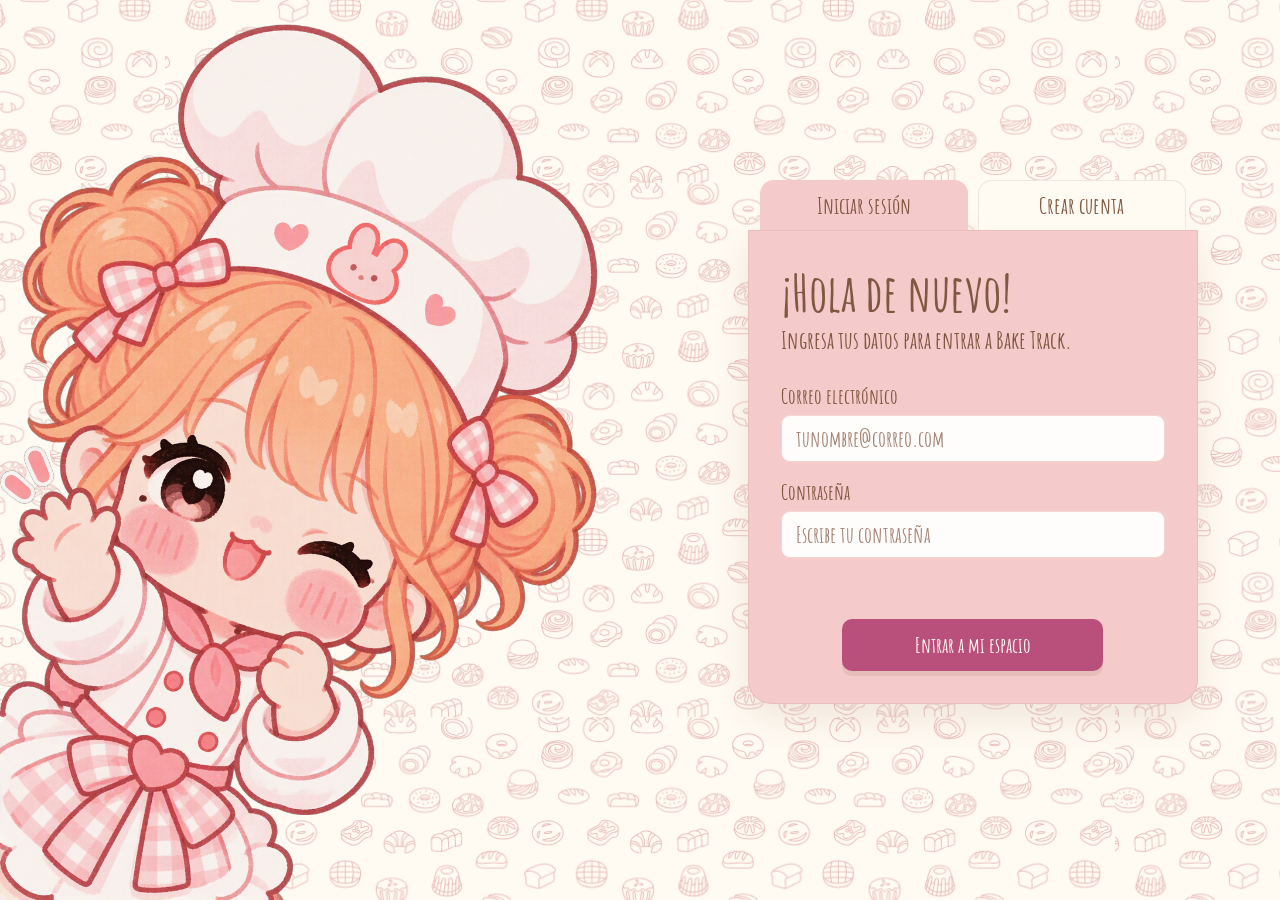
<file: BAKETRACKFRONTEND/LogiTrack_Pink_Frontend/index.html>
<!DOCTYPE html>
<html lang="es">

<head>
    <meta charset="UTF-8">
    <meta name="viewport" content="width=device-width, initial-scale=1.0">
    <meta name="theme-color" content="#ffd8d8">

    <title>Bake Track | Iniciar sesión</title>

    <link rel="stylesheet" href="css/styles.css">
    <link rel="stylesheet" href="css/login.css">

    <link rel="preconnect" href="https://fonts.googleapis.com">
    <link rel="preconnect" href="https://fonts.gstatic.com" crossorigin>

    <link href="https://fonts.googleapis.com/css2?family=Amatic+SC:wght@400;700&display=swap" rel="stylesheet">
</head>

<body class="baketrack-login-body">

    <main class="baketrack-login" aria-label="Acceso a Bake Track">

        <section class="login-illustration" aria-label="Identidad Bake Track">

            <div class="illustration-pattern" aria-hidden="true"></div>

            <a class="brand-lockup" href="index.html" aria-label="Bake Track, inicio">
                <img
                    src="assets/bake-track-logo.png"
                    alt="Bake Track — Bakery Logistics"
                    class="brand-logo">
            </a>

            <div class="illustration-tagline" aria-hidden="true">
                <span>BAKERY LOGISTICS</span>
                <span class="tagline-heart">♡</span>
            </div>

            <img
                src="assets/saris.png"
                alt="Personaje chef de Bake Track"
                class="chef-mascot">

            <span class="floating-sparkle sparkle-one" aria-hidden="true">✦</span>
            <span class="floating-sparkle sparkle-two" aria-hidden="true">♡</span>

        </section>

        <section class="login-content">

            <div class="login-content-inner">

                <div class="mobile-brand">
                    <img
                        src="assets/bake-track-logo.png"
                        alt="Bake Track"
                        class="mobile-logo">
                </div>

                <div class="login-topline">
                    <span class="topline-dot"></span>
                    TU ESPACIO DE TRABAJO
                </div>

                <!-- PESTAÑAS -->

                <div class="auth-tabs" role="tablist" aria-label="Acceso a Bake Track">

                    <button
                        type="button"
                        class="auth-tab active"
                        id="showLogin"
                        role="tab"
                        aria-selected="true"
                        aria-controls="loginView">

                        Iniciar sesión

                    </button>

                    <button
                        type="button"
                        class="auth-tab"
                        id="showRegister"
                        role="tab"
                        aria-selected="false"
                        aria-controls="registerView">

                        Crear cuenta

                    </button>

                </div>

                <!-- INICIO DE SESIÓN -->

                <div id="loginView" role="tabpanel" aria-labelledby="showLogin">

                    <div class="login-heading">

                        <span class="form-eyebrow">
                            ¡QUÉ ALEGRÍA TENERTE AQUÍ!
                        </span>

                        <h1>¡Hola de nuevo!</h1>

                        <p>Ingresa tus datos para entrar a Bake Track.</p>

                    </div>

                    <form id="loginForm">

                        <label class="baketrack-field" for="correo">

                            <span>Correo electrónico</span>

                            <input
                                type="email"
                                id="correo"
                                name="correo"
                                placeholder="tunombre@correo.com"
                                autocomplete="username"
                                required>

                        </label>

                        <label class="baketrack-field" for="password">

                            <span>Contraseña</span>

                            <input
                                type="password"
                                id="password"
                                name="password"
                                placeholder="Escribe tu contraseña"
                                autocomplete="current-password"
                                required>

                        </label>

                        <p
                            id="loginMessage"
                            class="auth-message"
                            role="alert"
                            aria-live="polite">
                        </p>

                        <button class="login-button" type="submit">

                            <span>Entrar a mi espacio</span>

                            <span class="button-arrow" aria-hidden="true">♡</span>

                        </button>

                    </form>

                    <p class="login-hint">
                        Tu inventario, tus productos y tus movimientos en un solo lugar.
                    </p>

                </div>

                <!-- REGISTRO -->

                <div
                    id="registerView"
                    role="tabpanel"
                    aria-labelledby="showRegister"
                    hidden>

                    <div class="login-heading">

                        <span class="form-eyebrow">
                            NOS ENCANTA QUE TE UNAS
                        </span>

                        <h1>Crea tu cuenta</h1>

                        <p>
                            Completa tus datos para solicitar acceso a Bake Track.
                        </p>

                    </div>

                    <form id="registerForm">

                        <div class="register-two-col">

                            <label class="baketrack-field" for="regNombre">

                                <span>Nombre</span>

                                <input
                                    type="text"
                                    id="regNombre"
                                    placeholder="Tu nombre"
                                    maxlength="80"
                                    required>

                            </label>

                            <label class="baketrack-field" for="regApellido">

                                <span>Apellido</span>

                                <input
                                    type="text"
                                    id="regApellido"
                                    placeholder="Tu apellido"
                                    maxlength="80"
                                    required>

                            </label>

                        </div>

                        <label class="baketrack-field" for="regCorreo">

                            <span>Correo electrónico</span>

                            <input
                                type="email"
                                id="regCorreo"
                                placeholder="tunombre@correo.com"
                                required>

                        </label>

                        <label class="baketrack-field" for="regPassword">

                            <span>Contraseña</span>

                            <input
                                type="password"
                                id="regPassword"
                                minlength="8"
                                placeholder="Mínimo 8 caracteres"
                                autocomplete="new-password"
                                required>

                        </label>

                        <p
                            id="registerMessage"
                            class="auth-message"
                            role="alert"
                            aria-live="polite">
                        </p>

                        <button class="login-button" type="submit">

                            <span>Enviar solicitud</span>

                            <span class="button-arrow" aria-hidden="true">♡</span>

                        </button>

                    </form>

                    <div class="pending-note">

                        <span class="pending-symbol" aria-hidden="true">♡</span>

                        <span>
                            Tu cuenta quedará <strong>PENDIENTE</strong> hasta que el administrador apruebe tu solicitud.
                        </span>

                    </div>

                </div>

                <footer class="login-footer">

                    <span>BAKE TRACK © 2026</span>

                    <span>Hecho con cariño · Bakery Logistics</span>

                </footer>

            </div>

        </section>

    </main>

    <script src="js/api.js"></script>
    <script src="js/auth.js"></script>

</body>
</html>
</file>
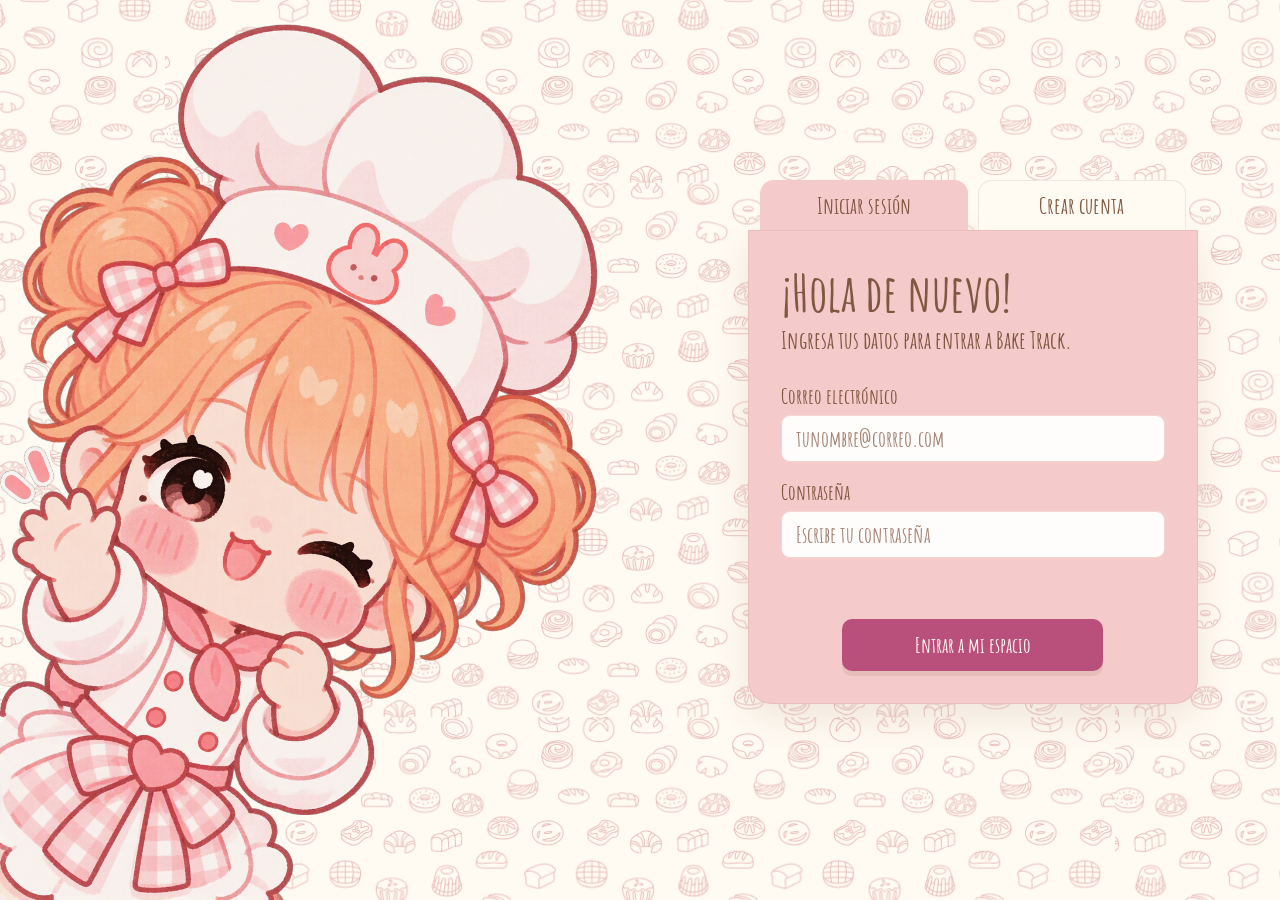
<file: BAKETRACKFRONTEND/LogiTrack_Pink_Frontend/admin.html>
<!DOCTYPE html>
<html lang="es">

<head>
    <meta charset="UTF-8">
    <meta name="viewport" content="width=device-width, initial-scale=1.0">

    <title>Bake Track | Panel Administrativo</title>

    <link rel="stylesheet" href="css/admin.css">

    <link rel="preconnect" href="https://fonts.googleapis.com">
    <link rel="preconnect" href="https://fonts.gstatic.com" crossorigin>

    <link href="https://fonts.googleapis.com/css2?family=Amatic+SC:wght@400;700&display=swap" rel="stylesheet">

</head>

<body>

<div class="dashboard-container">

    <!-- =================================
         MENÚ LATERAL
    ================================== -->

    <aside class="sidebar">

        <!-- LOGO -->
        <div class="sidebar-brand">

            <img
                src="assets/bake-track-logo.png"
                alt="Bake Track"
                class="brand-logo"
            >

            <div>
                <h2>Bake Track</h2>
                <span>GESTIÓN DE PANADERÍA</span>
            </div>

        </div>


        <!-- PRINCIPAL -->
        <div class="sidebar-section">

            <span class="section-label">PRINCIPAL</span>

            <nav class="sidebar-menu">

                <a href="#" class="menu-item active">
                    <img src="assets/Dashboard.png" alt="" class="menu-icon">
                    <span>Dashboard</span>
                </a>

                <a href="bodega.html" class="menu-item">
                    <img src="assets/Bodegas.png" alt="" class="menu-icon">
                    <span>Bodegas</span>
                </a>

                <a href="producto.html" class="menu-item">
                    <img src="assets/Productos.png" alt="" class="menu-icon">
                    <span>Productos</span>
                </a>

                <a href="categoria.html" class="menu-item">
                    <img src="assets/Caja.png" alt="" class="menu-icon">
                    <span>Categorías</span>
                </a>

                <a href="marca.html" class="menu-item">
                    <img src="assets/Producto almacenado.png" alt="" class="menu-icon">
                    <span>Marcas</span>
                </a>

                <a href="inventario.html" class="menu-item">
                    <img src="assets/Inventario.png" alt="" class="menu-icon">
                    <span>Inventario</span>
                </a>

            </nav>

        </div>


        <!-- OPERACIONES -->
        <div class="sidebar-section">

            <span class="section-label">OPERACIONES</span>

            <nav class="sidebar-menu">

                <a href="movimiento.html" class="menu-item">
                    <img src="assets/Movimientos.png" alt="" class="menu-icon">
                    <span>Movimientos</span>
                </a>

                <a href="reportes.html" class="menu-item">
                    <img src="assets/Reportes.png" alt="" class="menu-icon">
                    <span>Reportes</span>
                </a>

                <a href="auditoria.html" class="menu-item">
                    <img src="assets/Auditoria.png" alt="" class="menu-icon">
                    <span>Auditoría</span>
                </a>

            </nav>

        </div>


        <!-- ADMINISTRACIÓN -->
        <div class="sidebar-section">

            <span class="section-label">ADMINISTRACIÓN</span>

            <nav class="sidebar-menu">

                <a href="usuarios.html" class="menu-item">
                    <img src="assets/Usuarios.png" alt="" class="menu-icon">
                    <span>Usuarios</span>
                    <span class="menu-badge">!</span>
                </a>

            </nav>

        </div>


        <!-- PERFIL -->
        <div class="sidebar-bottom">

            <div class="admin-profile">

                <div class="profile-avatar" id="sidebarAdminInitials">
                    AD
                </div>

                <div class="profile-info">

                    <strong id="sidebarAdminName">
                        Administrador
                    </strong>

                    <span>Administrador del sistema</span>

                </div>

            </div>


            <button class="logout-button" id="logoutButton">

                <span>Cerrar sesión</span>

            </button>

        </div>

    </aside>


    <!-- =================================
         CONTENIDO PRINCIPAL
    ================================== -->

    <main class="main-content">


        <!-- ENCABEZADO -->
        <header class="topbar">

            <div class="breadcrumb">

                <span>Bake Track</span>

                <span>›</span>

                <strong>Dashboard</strong>

            </div>


            <div class="topbar-actions">

        
                <div class="topbar-user">

                    <div class="profile-avatar" id="topbarAdminInitials">
                        AD
                    </div>

                    <div>
                        <strong id="topbarAdminName">
                            Administrador
                        </strong>

                        <span id="topbarAdminRole">
                            ADMIN
                        </span>
                    </div>

                </div>

            </div>

        </header>


        <!-- =================================
             BIENVENIDA
        ================================== -->

        <section class="welcome-section">

            <div>

                <span class="welcome-date" id="currentDate">
                    PANEL DE CONTROL
                </span>

                <h1>
                    ¡Bienvenido de nuevo!
                    <span>✦</span>
                </h1>

                <p>
                    Administra tus productos, controla tus existencias
                    y mantén organizada tu panadería.
                </p>

            </div>

            <div class="welcome-decoration">

                <img
                    src="assets/saris2.png"
                    alt="Bake Track"
                    class="welcome-mascot"
                >

            </div>

        </section>


        <!-- =================================
             RESUMEN GENERAL
        ================================== -->

        <section class="section-block">

            <div class="section-heading">

                <div>
                    <h2>Resumen general</h2>
                    <p>Estado general de Bake Track</p>
                </div>

                <span class="period-label">

                    <img
                        src="assets/Fecha y hora.png"
                        alt=""
                        class="small-custom-icon"
                    >

                    Vista general

                </span>

            </div>


            <!-- ESTADÍSTICAS -->
            <div class="stats-grid">


                <!-- PRODUCTOS -->
                <article class="stat-card lavender-card">

                    <div class="stat-top">

                        <span>Total de productos</span>

                        <div class="stat-icon">

                            <img
                                src="assets/Productos.png"
                                alt=""
                                class="stat-custom-icon"
                            >

                        </div>

                    </div>

                    <h3 id="totalProductos">--</h3>

                    <span class="stat-description">
                        Productos registrados
                    </span>

                </article>


                <!-- BODEGAS -->
                <article class="stat-card blue-card">

                    <div class="stat-top">

                        <span>Total de bodegas</span>

                        <div class="stat-icon">

                            <img
                                src="assets/Bodegas.png"
                                alt=""
                                class="stat-custom-icon"
                            >

                        </div>

                    </div>

                    <h3 id="totalBodegas">--</h3>

                    <span class="stat-description">
                        Bodegas registradas
                    </span>

                </article>


                <!-- STOCK -->
                <article class="stat-card cream-card">

                    <div class="stat-top">

                        <span>Stock disponible</span>

                        <div class="stat-icon">

                            <img
                                src="assets/Cajas apiladas.png"
                                alt=""
                                class="stat-custom-icon"
                            >

                        </div>

                    </div>

                    <h3 id="stockDisponible">--</h3>

                    <span class="stat-description">
                        Unidades en inventario
                    </span>

                </article>


                <!-- MOVIMIENTOS -->
                <article class="stat-card purple-card">

                    <div class="stat-top">

                        <span>Movimientos</span>

                        <div class="stat-icon">

                            <img
                                src="assets/Movimientos.png"
                                alt=""
                                class="stat-custom-icon"
                            >

                        </div>

                    </div>

                    <h3 id="totalMovimientos">--</h3>

                    <span class="stat-description">
                        Operaciones registradas
                    </span>

                </article>


            </div>

        </section>


        <!-- =================================
             INVENTARIO Y ACTIVIDAD
        ================================== -->

        <section class="content-grid">


            <!-- INVENTARIO POR BODEGA -->
            <article class="content-card inventory-card">

                <div class="card-heading">

                    <div>
                        <h2>Inventario por bodega</h2>
                        <p>Resumen de existencias por bodega</p>
                    </div>

                    <img
                        src="assets/Estanterias.png"
                        alt=""
                        class="heading-custom-icon"
                    >

                </div>


                <div id="warehouseSummary" class="empty-state">

                    <img
                        src="assets/sin existencias.png"
                        alt=""
                        class="empty-custom-icon"
                    >

                    <p>
                        Los datos del inventario aparecerán aquí.
                    </p>

                </div>

            </article>


            <!-- ACTIVIDAD RECIENTE -->
            <article class="content-card activity-card">

                <div class="card-heading">

                    <div>
                        <h2>Actividad reciente</h2>
                        <p>Últimas operaciones registradas</p>
                    </div>

                    <img
                        src="assets/Movimientos.png"
                        alt=""
                        class="heading-custom-icon"
                    >

                </div>


                <div id="recentActivity" class="empty-state">

                    <img
                        src="assets/Movimientos.png"
                        alt=""
                        class="empty-custom-icon"
                    >

                    <p>
                        Las actividades aparecerán aquí.
                    </p>

                </div>

            </article>


        </section>


        <!-- =================================
             ALERTAS DE STOCK
        ================================== -->

        <section class="content-card alerts-card">

            <div class="card-heading">

                <div>
                    <h2>Productos con stock bajo</h2>

                    <p>
                        Productos que necesitan reposición
                    </p>
                </div>


                <span class="alert-label">

                    <img
                        src="assets/Stock bajo.png"
                        alt=""
                        class="small-custom-icon"
                    >

                    Atención

                </span>

            </div>


            <div id="lowStockProducts" class="empty-state">

                <img
                    src="assets/Stock bajo.png"
                    alt=""
                    class="empty-custom-icon"
                >

                <p>
                    Las alertas de inventario aparecerán aquí.
                </p>

            </div>

        </section>


        <!-- =================================
             PIE DE PÁGINA
        ================================== -->

        <footer class="dashboard-footer">

            <span>Bake Track © 2026</span>

            <span>Gestión inteligente de inventario</span>

        </footer>


    </main>

</div>


<!-- SCRIPTS -->
<script src="js/api.js"></script>
<script src="js/admin.js"></script>

</body>
</html>
</file>
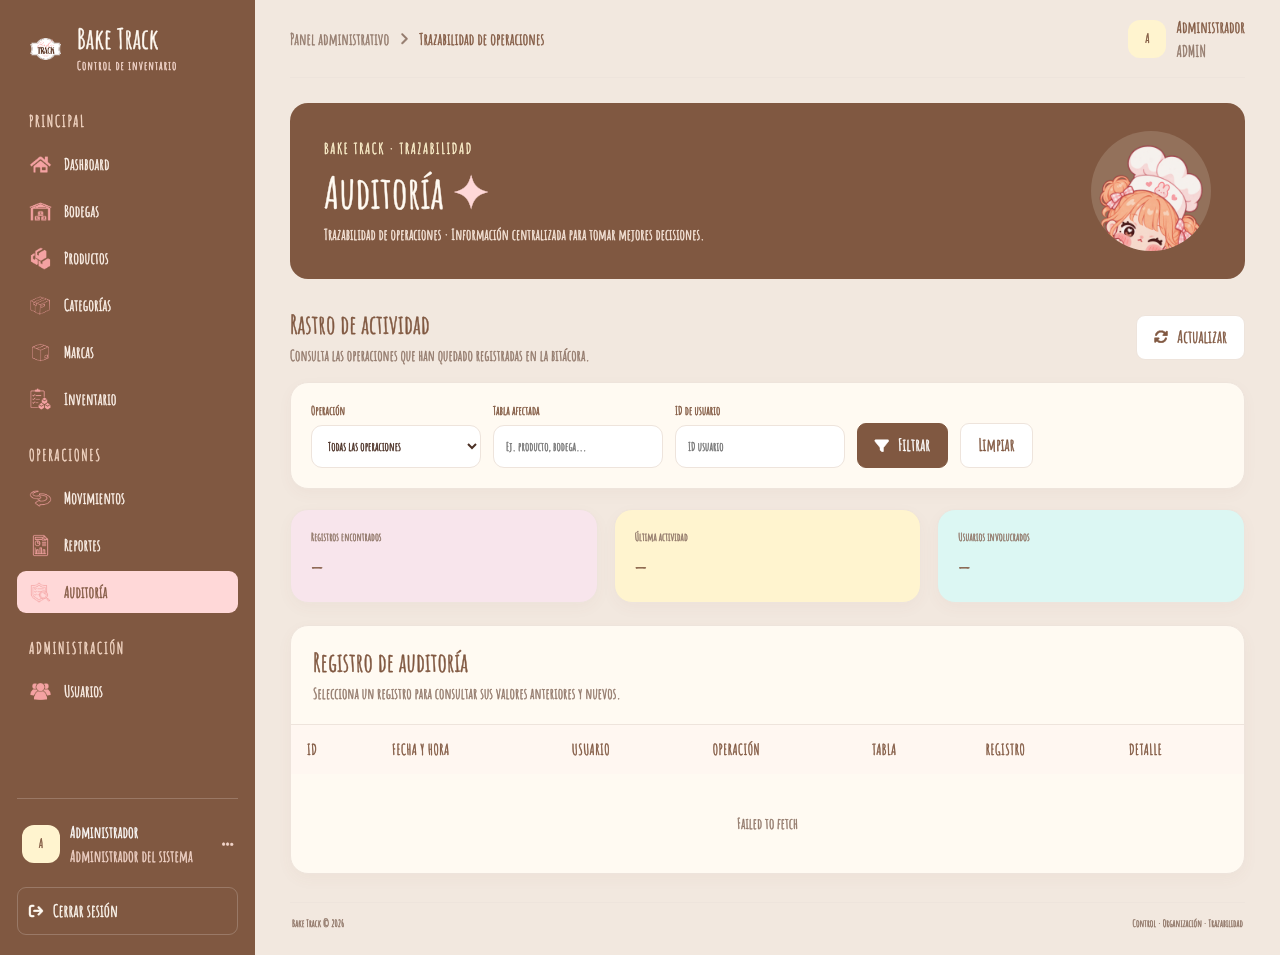
<file: BAKETRACKFRONTEND/LogiTrack_Pink_Frontend/auditoria.html>
<!DOCTYPE html>
<html lang="es">

<head>
    <meta charset="UTF-8">
    <meta name="viewport" content="width=device-width, initial-scale=1.0">
    <title>Bake Track | Auditoría</title>

    <link rel="stylesheet" href="css/admin.css">
    <link rel="stylesheet" href="css/bodega.css">
    <link rel="stylesheet" href="css/ui.css">
    <link rel="stylesheet" href="css/auditoria.css">

    <link rel="preconnect" href="https://fonts.googleapis.com">
    <link rel="preconnect" href="https://fonts.gstatic.com" crossorigin>

    <link href="https://fonts.googleapis.com/css2?family=Amatic+SC:wght@400;700&display=swap" rel="stylesheet">

    <link rel="stylesheet" href="https://cdnjs.cloudflare.com/ajax/libs/font-awesome/6.5.2/css/all.min.css">
</head>

<body>

<div class="dashboard-container">

    <!-- SIDEBAR -->
    <aside class="sidebar">

        <div class="sidebar-brand">
            <img src="assets/bake-track-logo.png" alt="Bake Track" class="brand-logo">

            <div>
                <h2>Bake Track</h2>
                <span>Control de inventario</span>
            </div>
        </div>

        <div class="sidebar-section">
            <span class="section-label">PRINCIPAL</span>

            <nav class="sidebar-menu">

                <a href="admin.html" class="menu-item">
                    <img src="assets/Dashboard.png" alt="">
                    <span>Dashboard</span>
                </a>

                <a href="bodega.html" class="menu-item">
                    <img src="assets/Bodegas.png" alt="">
                    <span>Bodegas</span>
                </a>

                <a href="producto.html" class="menu-item">
                    <img src="assets/Productos.png" alt="">
                    <span>Productos</span>
                </a>

                <a href="categoria.html" class="menu-item">
                    <img src="assets/Caja.png" alt="">
                    <span>Categorías</span>
                </a>

                <a href="marca.html" class="menu-item">
                    <img src="assets/Producto almacenado.png" alt="">
                    <span>Marcas</span>
                </a>

                <a href="inventario.html" class="menu-item">
                    <img src="assets/Inventario.png" alt="">
                    <span>Inventario</span>
                </a>

            </nav>
        </div>

        <div class="sidebar-section">
            <span class="section-label">OPERACIONES</span>

            <nav class="sidebar-menu">

                <a href="movimiento.html" class="menu-item">
                    <img src="assets/Movimientos.png" alt="">
                    <span>Movimientos</span>
                </a>

                <a href="reportes.html" class="menu-item">
                    <img src="assets/Reportes.png" alt="">
                    <span>Reportes</span>
                </a>

                <a href="auditoria.html" class="menu-item active">
                    <img src="assets/Auditoria.png" alt="">
                    <span>Auditoría</span>
                </a>

            </nav>
        </div>

        <div class="sidebar-section">
            <span class="section-label">ADMINISTRACIÓN</span>

            <nav class="sidebar-menu">

                <a href="usuarios.html" class="menu-item">
                    <img src="assets/Usuarios.png" alt="">
                    <span>Usuarios</span>
                </a>

            </nav>
        </div>

        <div class="sidebar-bottom">

            <div class="admin-profile">

                <div class="profile-avatar" id="sidebarAdminInitials">
                    AD
                </div>

                <div class="profile-info">
                    <strong id="sidebarAdminName">Administrador</strong>
                    <span>Administrador del sistema</span>
                </div>

                <i class="fa-solid fa-ellipsis"></i>

            </div>

            <button class="logout-button" id="logoutButton">
                <i class="fa-solid fa-arrow-right-from-bracket"></i>
                Cerrar sesión
            </button>

        </div>

    </aside>

    <!-- FONDO DEL MENÚ MÓVIL -->
    <div class="sidebar-backdrop" aria-hidden="true"></div>

    <!-- CONTENIDO PRINCIPAL -->
    <main class="main-content">

        <header class="topbar">

            <button
                class="menu-toggle"
                id="menuToggle"
                type="button"
                aria-label="Abrir menú"
                aria-expanded="false">

                <i class="fa-solid fa-bars"></i>

            </button>

            <div class="breadcrumb">
                <span>Panel administrativo</span>
                <i class="fa-solid fa-chevron-right"></i>
                <strong>Trazabilidad de operaciones</strong>
            </div>

            <div class="topbar-actions">

                <div class="topbar-user">

                    <div class="profile-avatar" id="topbarAdminInitials">
                        AD
                    </div>

                    <div>
                        <strong id="topbarAdminName">Administrador</strong>
                        <span id="topbarAdminRole">ADMIN</span>
                    </div>

                </div>

            </div>

        </header>

        <!-- BANNER -->
        <section class="welcome-section">

            <div class="welcome-content">

                <span class="welcome-date" id="currentDate">
                    BAKE TRACK · TRAZABILIDAD
                </span>

                <h1>Auditoría <span>✦</span></h1>

                <p>
                    Trazabilidad de operaciones · Información centralizada
                    para tomar mejores decisiones.
                </p>

            </div>

            <div class="welcome-decoration">
                <img src="assets/saris2.png" alt="Mascota Bake Track" class="welcome-mascot">
            </div>

        </section>

        <!-- SECCIÓN PRINCIPAL -->
        <section class="section-block">

            <!-- ENCABEZADO -->
            <div class="section-heading">

                <div>
                    <h2>Rastro de actividad</h2>

                    <p>
                        Consulta las operaciones que han quedado registradas
                        en la bitácora.
                    </p>
                </div>

                <button class="secondary-button" id="refreshAudit">
                    <i class="fa-solid fa-rotate"></i>
                    Actualizar
                </button>

            </div>

            <!-- FILTROS -->
            <div class="audit-filters">

                <label>
                    Operación

                    <select id="filterOperation">
                        <option value="">Todas las operaciones</option>
                        <option value="INSERT">INSERT · Creación</option>
                        <option value="UPDATE">UPDATE · Modificación</option>
                        <option value="DELETE">DELETE · Eliminación</option>
                    </select>
                </label>

                <label>
                    Tabla afectada

                    <input
                        type="text"
                        id="filterTable"
                        placeholder="Ej. producto, bodega...">
                </label>

                <label>
                    ID de usuario

                    <input
                        type="number"
                        min="1"
                        id="filterUser"
                        placeholder="ID usuario">
                </label>

                <button class="primary-button" id="applyAuditFilters">
                    <i class="fa-solid fa-filter"></i>
                    Filtrar
                </button>

                <button class="secondary-button" id="clearAuditFilters">
                    Limpiar
                </button>

            </div>

            <!-- RESUMEN -->
            <div class="audit-summary" id="auditSummary">

                <div class="audit-summary-card">
                    <span>Registros encontrados</span>
                    <strong id="auditCount">—</strong>
                </div>

                <div class="audit-summary-card">
                    <span>Última actividad</span>
                    <strong id="auditLatest">—</strong>
                </div>

                <div class="audit-summary-card">
                    <span>Usuarios involucrados</span>
                    <strong id="auditUsers">—</strong>
                </div>

            </div>

            <!-- TABLA DE AUDITORÍA -->
            <article class="warehouse-table-card audit-table-card">

                <div class="table-heading">

                    <div>
                        <h2>Registro de auditoría</h2>

                        <p>
                            Selecciona un registro para consultar sus valores
                            anteriores y nuevos.
                        </p>
                    </div>

                </div>

                <div class="table-responsive">

                    <table class="warehouse-table">

                        <thead>
                            <tr>
                                <th>ID</th>
                                <th>FECHA Y HORA</th>
                                <th>USUARIO</th>
                                <th>OPERACIÓN</th>
                                <th>TABLA</th>
                                <th>REGISTRO</th>
                                <th>DETALLE</th>
                            </tr>
                        </thead>

                        <tbody id="auditBody">

                            <tr>
                                <td colspan="7" class="table-loading">
                                    Cargando auditoría...
                                </td>
                            </tr>

                        </tbody>

                    </table>

                </div>

            </article>

        </section>

        <!-- MODAL DE DETALLE -->
        <div class="audit-modal-backdrop" id="auditModal" hidden>

            <section
                class="audit-modal"
                role="dialog"
                aria-modal="true"
                aria-labelledby="auditModalTitle">

                <button
                    class="audit-modal-close"
                    id="closeAuditModal"
                    aria-label="Cerrar">

                    <i class="fa-solid fa-xmark"></i>

                </button>

                <span class="form-eyebrow">
                    TRAZABILIDAD DEL SISTEMA
                </span>

                <h2 id="auditModalTitle">
                    Detalle de auditoría
                </h2>

                <div id="auditDetailContent"></div>

            </section>

        </div>

        <!-- FOOTER -->
        <footer class="dashboard-footer">
            <span>Bake Track © 2026</span>
            <span>Control · Organización · Trazabilidad</span>
        </footer>

    </main>

</div>

<!-- SCRIPTS -->
<script src="js/api.js"></script>
<script src="js/ui.js"></script>
<script src="js/auditoria.js"></script>

</body>
</html>
</file>
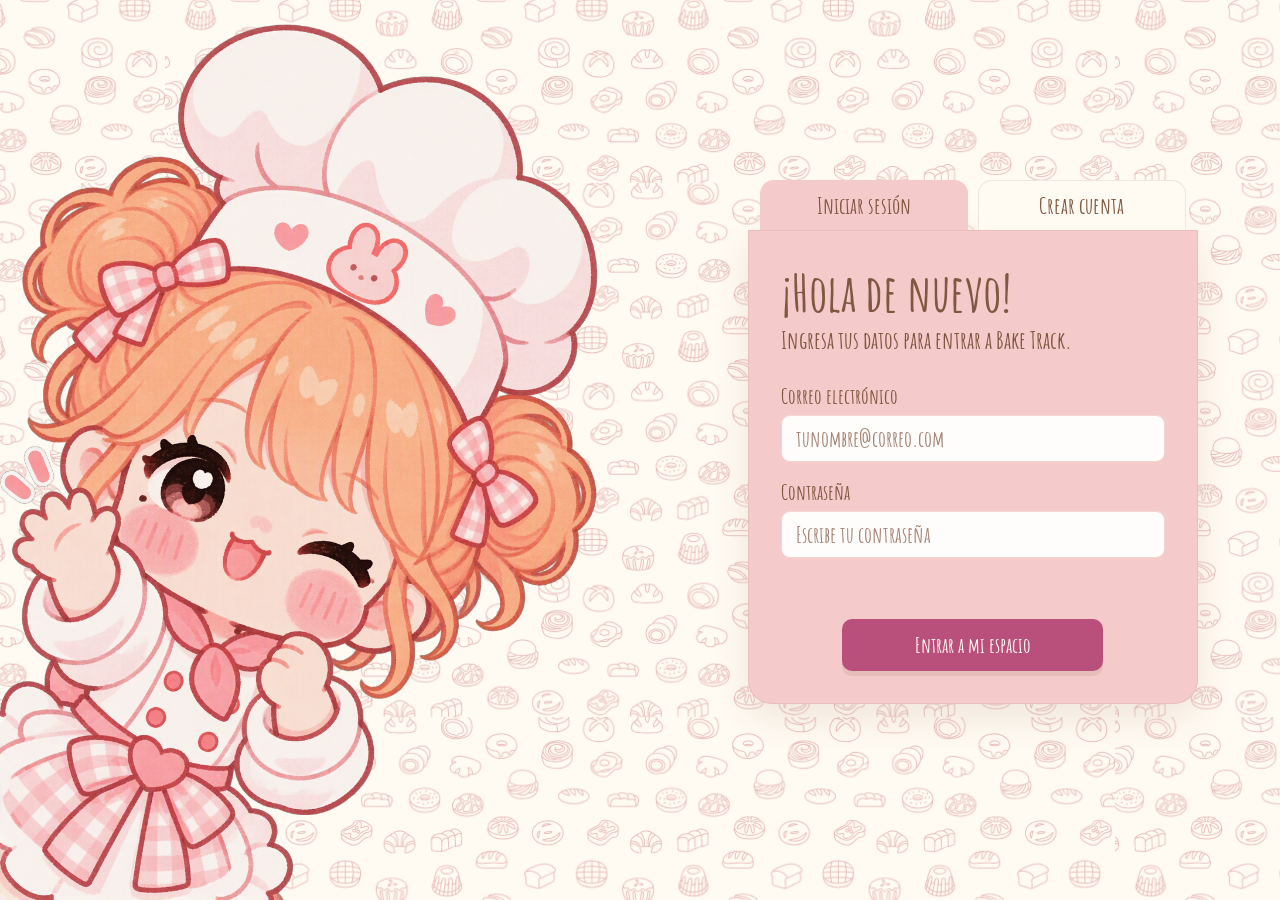
<file: BAKETRACKFRONTEND/LogiTrack_Pink_Frontend/bodega.html>
<!DOCTYPE html>
<html lang="es">

<head>
    <meta charset="UTF-8">
    <meta name="viewport" content="width=device-width, initial-scale=1.0">

    <title>Bake Track | Gestión de Bodegas</title>

    <link rel="stylesheet" href="css/admin.css">
    <link rel="stylesheet" href="css/ui.css">
    <link rel="stylesheet" href="css/bodega.css">

    <link rel="preconnect" href="https://fonts.googleapis.com">
    <link rel="preconnect" href="https://fonts.gstatic.com" crossorigin>

    <link href="https://fonts.googleapis.com/css2?family=Amatic+SC:wght@400;700&display=swap" rel="stylesheet">

    <link rel="stylesheet" href="https://cdnjs.cloudflare.com/ajax/libs/font-awesome/6.5.2/css/all.min.css">
</head>

<body>

<div class="dashboard-container">

    <!-- MENÚ LATERAL -->
    <aside class="sidebar">

        <div class="sidebar-brand">
            <img src="assets/bake-track-logo.png" alt="Bake Track" class="brand-logo">
            <div>
                <h2>Bake Track</h2>
                <span>GESTIÓN DE PANADERÍA</span>
            </div>
        </div>

        <div class="sidebar-section">
            <span class="section-label">PRINCIPAL</span>

            <nav class="sidebar-menu">

                <a href="admin.html" class="menu-item">
                    <img src="assets/Dashboard.png" alt="" class="menu-icon">
                    <span>Dashboard</span>
                </a>

                <a href="bodega.html" class="menu-item active">
                    <img src="assets/Bodegas.png" alt="" class="menu-icon">
                    <span>Bodegas</span>
                </a>

                <a href="producto.html" class="menu-item">
                    <img src="assets/Productos.png" alt="" class="menu-icon">
                    <span>Productos</span>
                </a>

                <a href="categoria.html" class="menu-item">
                    <img src="assets/Caja.png" alt="" class="menu-icon">
                    <span>Categorías</span>
                </a>

                <a href="marca.html" class="menu-item">
                    <img src="assets/Producto almacenado.png" alt="" class="menu-icon">
                    <span>Marcas</span>
                </a>

                <a href="inventario.html" class="menu-item">
                    <img src="assets/Inventario.png" alt="" class="menu-icon">
                    <span>Inventario</span>
                </a>

            </nav>
        </div>

        <div class="sidebar-section">
            <span class="section-label">OPERACIONES</span>

            <nav class="sidebar-menu">

                <a href="movimiento.html" class="menu-item">
                    <img src="assets/Movimientos.png" alt="" class="menu-icon">
                    <span>Movimientos</span>
                </a>

                <a href="reportes.html" class="menu-item">
                    <img src="assets/Reportes.png" alt="" class="menu-icon">
                    <span>Reportes</span>
                </a>

                <a href="auditoria.html" class="menu-item">
                    <img src="assets/Auditoria.png" alt="" class="menu-icon">
                    <span>Auditoría</span>
                </a>

            </nav>
        </div>

        <div class="sidebar-section">
            <span class="section-label">ADMINISTRACIÓN</span>

            <nav class="sidebar-menu">
                <a href="usuarios.html" class="menu-item">
                    <img src="assets/Usuarios.png" alt="" class="menu-icon">
                    <span>Usuarios</span>
                </a>
            </nav>
        </div>

        <div class="sidebar-bottom">

            <div class="admin-profile">
                <div class="profile-avatar" id="sidebarAdminInitials">AD</div>

                <div class="profile-info">
                    <strong id="sidebarAdminName">Administrador</strong>
                    <span>Administrador del sistema</span>
                </div>

                <i class="fa-solid fa-ellipsis"></i>
            </div>

            <button class="logout-button" id="logoutButton">
                <i class="fa-solid fa-arrow-right-from-bracket"></i>
                Cerrar sesión
            </button>

        </div>

    </aside>

    <!-- CONTENIDO PRINCIPAL -->
    <main class="main-content">

        <!-- ENCABEZADO -->
        <header class="topbar">

            <div class="breadcrumb">
                <span>Bake Track</span>
                <i class="fa-solid fa-chevron-right"></i>
                <strong>Gestión de bodegas</strong>
            </div>

            <div class="topbar-actions">
                <div class="topbar-user">

                    <div class="profile-avatar" id="topbarAdminInitials">AD</div>

                    <div>
                        <strong id="topbarAdminName">Administrador</strong>
                        <span>ADMIN</span>
                    </div>

                </div>
            </div>

        </header>

        <!-- BIENVENIDA -->
        <section class="welcome-section">

            <div class="welcome-content">

                <span class="welcome-date" id="currentDate">
                    GESTIÓN DE BODEGAS
                </span>

                <h1>Gestión de bodegas <span>✦</span></h1>

                <p>
                    Administra y organiza los espacios de almacenamiento
                    de Bake Track desde un solo lugar.
                </p>

            </div>

            <div class="welcome-decoration">
                <img src="assets/saris2.png" alt="Bake Track" class="welcome-mascot">
            </div>

        </section>

        <!-- CONTENIDO BODEGAS -->
        <section class="warehouse-page">

            <div class="warehouse-heading">

                <div>
                    <h2>
                        <img src="assets/Estanterias.png" alt="" class="heading-icon">
                        Mis bodegas
                    </h2>

                    <p>Consulta y administra las bodegas registradas en Bake Track.</p>
                </div>

                <button class="primary-button" id="openWarehouseModal">
                    <i class="fa-solid fa-plus"></i>
                    Nueva bodega
                </button>

            </div>

            <!-- INDICADORES -->
            <div class="warehouse-stats">

                <article class="warehouse-stat">

                    <div class="warehouse-stat-icon lavender">
                        <img src="assets/Bodegas.png" alt="Bodegas">
                    </div>

                    <div>
                        <span>Total de bodegas</span>
                        <strong id="warehouseCount">--</strong>
                    </div>

                </article>

                <article class="warehouse-stat">

                    <div class="warehouse-stat-icon blue">
                        <img src="assets/Cajas apiladas.png" alt="Unidades almacenadas">
                    </div>

                    <div>
                        <span>Unidades almacenadas</span>
                        <strong id="warehouseStock">--</strong>
                    </div>

                </article>

                <article class="warehouse-stat">

                    <div class="warehouse-stat-icon cream">
                        <i class="fa-solid fa-location-dot"></i>
                    </div>

                    <div>
                        <span>Ciudades registradas</span>
                        <strong id="warehouseCities">--</strong>
                    </div>

                </article>

            </div>

            <!-- BUSCADOR Y ACCIONES -->
            <div class="warehouse-toolbar">

                <div class="warehouse-search">
                    <i class="fa-solid fa-magnifying-glass"></i>

                    <input
                        type="text"
                        id="warehouseSearch"
                        placeholder="Buscar bodega por nombre o ciudad..."
                    >
                </div>

                <button class="secondary-button" id="refreshWarehouses">
                    <i class="fa-solid fa-rotate"></i>
                    Actualizar
                </button>

            </div>

            <!-- TABLA -->
            <div class="warehouse-table-card">

                <div class="table-heading">
                    <div>
                        <h2>Listado de bodegas</h2>
                        <p>Información general de almacenamiento.</p>
                    </div>
                </div>

                <div class="table-responsive">

                    <table class="warehouse-table">

                        <thead>
                            <tr>
                                <th>BODEGA</th>
                                <th>CIUDAD</th>
                                <th>CAPACIDAD</th>
                                <th>ENCARGADO</th>
                                <th>ACCIONES</th>
                            </tr>
                        </thead>

                        <tbody id="warehouseTableBody">

                            <tr>
                                <td colspan="5" class="table-loading">
                                    <i class="fa-solid fa-spinner fa-spin"></i>
                                    Cargando bodegas...
                                </td>
                            </tr>

                        </tbody>

                    </table>

                </div>

            </div>

        </section>

        <!-- PIE DE PÁGINA -->
        <footer class="dashboard-footer">
            <span>Bake Track © 2026</span>
            <span>Gestión inteligente de inventario</span>
        </footer>

    </main>

</div>

<!-- MODAL DE BODEGAS -->
<div class="modal-overlay" id="warehouseModal">

    <div class="warehouse-modal">

        <div class="modal-header">

            <div>
                <h2 id="warehouseModalTitle">Registrar nueva bodega</h2>
                <p>Completa la información de la bodega.</p>
            </div>

            <button type="button" class="modal-close" id="closeWarehouseModal" aria-label="Cerrar">
                <i class="fa-solid fa-xmark"></i>
            </button>

        </div>

        <form id="warehouseForm">

            <input type="hidden" id="warehouseId">

            <div class="form-group">
                <label for="warehouseName">Nombre de la bodega</label>
                <input
                    type="text"
                    id="warehouseName"
                    placeholder="Ej. Bodega principal"
                    required
                >
            </div>

            <div class="form-group">
                <label for="warehouseCapacity">Capacidad</label>
                <input
                    type="number"
                    id="warehouseCapacity"
                    min="1"
                    placeholder="Ingresa la capacidad"
                    required
                >
            </div>

            <div class="form-group">
                <label for="warehouseCity">Ciudad</label>
                <select id="warehouseCity" required>
                    <option value="">Selecciona una ciudad</option>
                </select>
            </div>

            <div class="form-group">
                <label for="warehouseManager">Encargado</label>
                <select id="warehouseManager" required>
                    <option value="">Selecciona un encargado</option>
                </select>
            </div>

            <div id="warehouseFormMessage" class="form-message"></div>

            <div class="modal-actions">

                <button type="button" class="secondary-button" id="cancelWarehouse">
                    Cancelar
                </button>

                <button type="submit" class="primary-button" id="saveWarehouse">
                    Guardar bodega
                </button>

            </div>

        </form>

    </div>

</div>

<!-- SCRIPTS ORIGINALES: NO MODIFICAR -->
<script src="js/api.js"></script>
<script src="js/ui.js"></script>
<script src="js/bodega.js"></script>

</body>
</html>
</file>
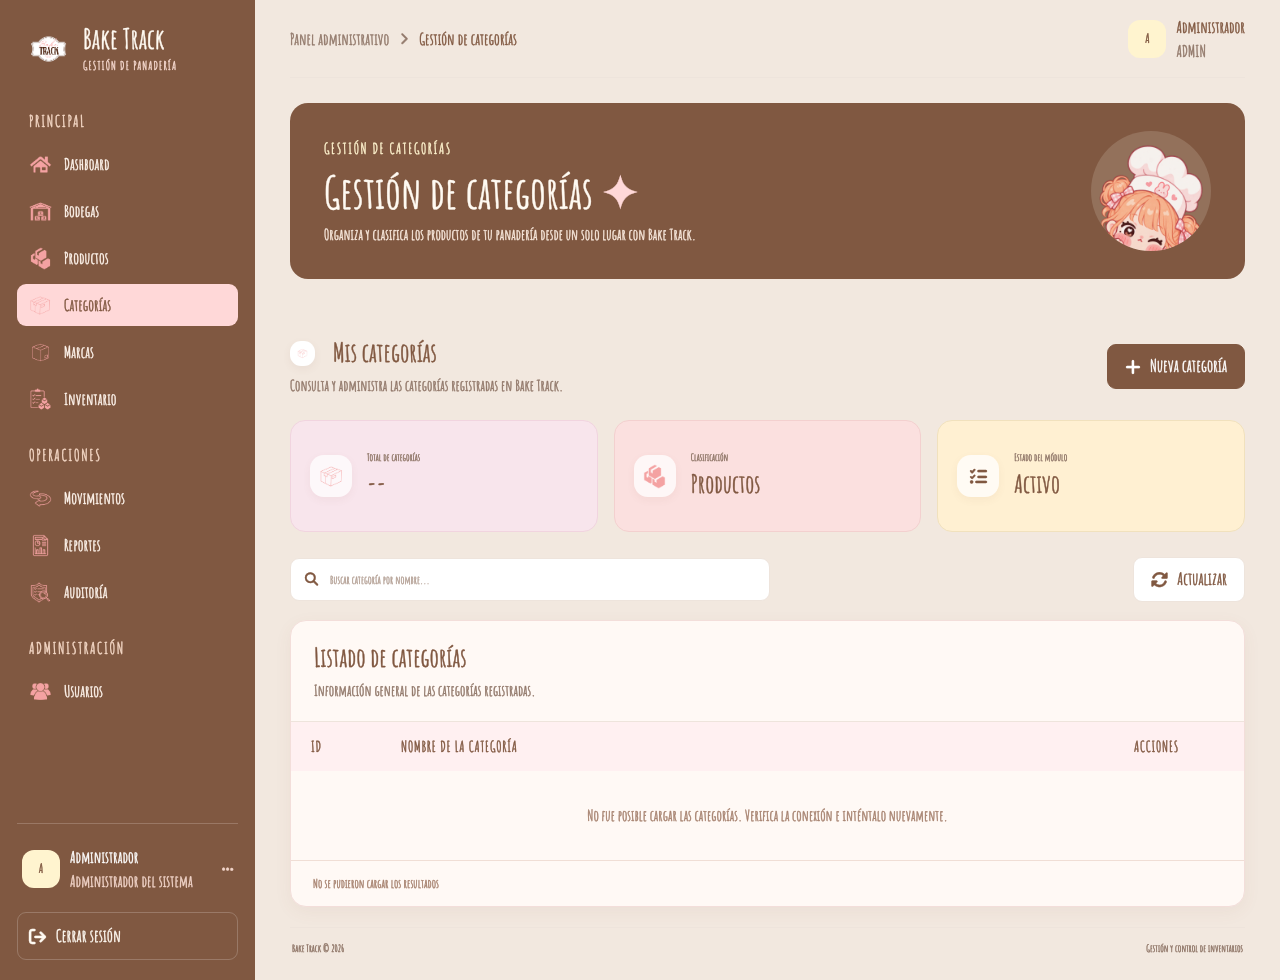
<file: BAKETRACKFRONTEND/LogiTrack_Pink_Frontend/categoria.html>
<!DOCTYPE html>
<html lang="es">

<head>
    <meta charset="UTF-8">
    <meta name="viewport" content="width=device-width, initial-scale=1.0">

    <title>Bake Track | Gestión de Categorías</title>

    <link rel="stylesheet" href="css/admin.css">
    <link rel="stylesheet" href="css/ui.css">
    <link rel="stylesheet" href="css/bodega.css">
    <link rel="stylesheet" href="css/categoria.css">

    <link rel="preconnect" href="https://fonts.googleapis.com">
    <link rel="preconnect" href="https://fonts.gstatic.com" crossorigin>

    <link href="https://fonts.googleapis.com/css2?family=Amatic+SC:wght@400;700&display=swap" rel="stylesheet">

    <link rel="stylesheet" href="https://cdnjs.cloudflare.com/ajax/libs/font-awesome/6.5.2/css/all.min.css">
</head>

<body>

<div class="dashboard-container">

    <!-- MENÚ LATERAL -->
    <aside class="sidebar">

        <div class="sidebar-brand">

            <img
                src="assets/bake-track-logo.png"
                alt="Bake Track"
                class="brand-logo"
            >

            <div>
                <h2>Bake Track</h2>
                <span>GESTIÓN DE PANADERÍA</span>
            </div>

        </div>

        <div class="sidebar-section">

            <span class="section-label">PRINCIPAL</span>

            <nav class="sidebar-menu">

                <a href="admin.html" class="menu-item">
                    <img src="assets/Dashboard.png" alt="" class="menu-icon">
                    <span>Dashboard</span>
                </a>

                <a href="bodega.html" class="menu-item">
                    <img src="assets/Bodegas.png" alt="" class="menu-icon">
                    <span>Bodegas</span>
                </a>

                <a href="producto.html" class="menu-item">
                    <img src="assets/Productos.png" alt="" class="menu-icon">
                    <span>Productos</span>
                </a>

                <a href="categoria.html" class="menu-item active">
                    <img src="assets/Caja.png" alt="" class="menu-icon">
                    <span>Categorías</span>
                </a>

                <a href="marca.html" class="menu-item">
                    <img src="assets/Producto almacenado.png" alt="" class="menu-icon">
                    <span>Marcas</span>
                </a>

                <a href="inventario.html" class="menu-item">
                    <img src="assets/Inventario.png" alt="" class="menu-icon">
                    <span>Inventario</span>
                </a>

            </nav>

        </div>

        <div class="sidebar-section">

            <span class="section-label">OPERACIONES</span>

            <nav class="sidebar-menu">

                <a href="movimiento.html" class="menu-item">
                    <img src="assets/Movimientos.png" alt="" class="menu-icon">
                    <span>Movimientos</span>
                </a>

                <a href="reportes.html" class="menu-item">
                    <img src="assets/Reportes.png" alt="" class="menu-icon">
                    <span>Reportes</span>
                </a>

                <a href="auditoria.html" class="menu-item">
                    <img src="assets/Auditoria.png" alt="" class="menu-icon">
                    <span>Auditoría</span>
                </a>

            </nav>

        </div>

        <div class="sidebar-section">

            <span class="section-label">ADMINISTRACIÓN</span>

            <nav class="sidebar-menu">

                <a href="usuarios.html" class="menu-item">
                    <img src="assets/Usuarios.png" alt="" class="menu-icon">
                    <span>Usuarios</span>
                </a>

            </nav>

        </div>

        <div class="sidebar-bottom">

            <div class="admin-profile">

                <div class="profile-avatar" id="sidebarAdminInitials">AD</div>

                <div class="profile-info">
                    <strong id="sidebarAdminName">Administrador</strong>
                    <span>Administrador del sistema</span>
                </div>

                <i class="fa-solid fa-ellipsis"></i>

            </div>

            <button class="logout-button" id="logoutButton">
                <i class="fa-solid fa-arrow-right-from-bracket"></i>
                Cerrar sesión
            </button>

        </div>

    </aside>

    <!-- CONTENIDO PRINCIPAL -->
    <main class="main-content">

        <!-- ENCABEZADO -->
        <header class="topbar">

            <div class="breadcrumb">
                <span>Panel administrativo</span>
                <i class="fa-solid fa-chevron-right"></i>
                <strong>Gestión de categorías</strong>
            </div>

            <div class="topbar-actions">

                <div class="topbar-user">

                    <div class="profile-avatar" id="topbarAdminInitials">AD</div>

                    <div>
                        <strong id="topbarAdminName">Administrador</strong>
                        <span>ADMIN</span>
                    </div>

                </div>

            </div>

        </header>

        <!-- BANNER DE BIENVENIDA -->
        <section class="welcome-section">

            <div class="welcome-content">

                <span class="welcome-date" id="currentDate">
                    GESTIÓN DE CATEGORÍAS
                </span>

                <h1>Gestión de categorías <span>✦</span></h1>

                <p>
                    Organiza y clasifica los productos de tu panadería
                    desde un solo lugar con Bake Track.
                </p>

            </div>

            <div class="welcome-decoration">
                <img
                    src="assets/saris2.png"
                    alt="Bake Track"
                    class="welcome-mascot"
                >
            </div>

        </section>

        <!-- CONTENIDO DE CATEGORÍAS -->
        <section class="warehouse-page">

            <!-- TÍTULO Y BOTÓN -->
            <div class="warehouse-heading">

                <div>
                    <h2>
                        <img
                            src="assets/Caja.png"
                            alt=""
                            class="heading-icon"
                        >
                        Mis categorías
                    </h2>

                    <p>
                        Consulta y administra las categorías registradas en Bake Track.
                    </p>
                </div>

                <button class="primary-button" id="openCategoryModal">
                    <i class="fa-solid fa-plus"></i>
                    Nueva categoría
                </button>

            </div>

            <!-- INDICADORES -->
            <div class="warehouse-stats">

                <article class="warehouse-stat">

                    <div class="warehouse-stat-icon lavender">
                        <img src="assets/Caja.png" alt="Categorías">
                    </div>

                    <div>
                        <span>Total de categorías</span>
                        <strong id="categoryCount">--</strong>
                    </div>

                </article>

                <article class="warehouse-stat">

                    <div class="warehouse-stat-icon blue">
                        <img src="assets/Productos.png" alt="Productos">
                    </div>

                    <div>
                        <span>Clasificación</span>
                        <strong>Productos</strong>
                    </div>

                </article>

                <article class="warehouse-stat">

                    <div class="warehouse-stat-icon cream">
                        <i class="fa-solid fa-list-check"></i>
                    </div>

                    <div>
                        <span>Estado del módulo</span>
                        <strong>Activo</strong>
                    </div>

                </article>

            </div>

            <!-- BUSCADOR -->
            <div class="warehouse-toolbar">

                <div class="warehouse-search">

                    <i class="fa-solid fa-magnifying-glass"></i>

                    <input
                        type="text"
                        id="categorySearch"
                        placeholder="Buscar categoría por nombre..."
                    >

                </div>

                <button class="secondary-button" id="refreshCategories">
                    <i class="fa-solid fa-rotate"></i>
                    Actualizar
                </button>

            </div>

            <!-- TABLA -->
            <div class="warehouse-table-card">

                <div class="table-heading">

                    <div>
                        <h2>Listado de categorías</h2>
                        <p>
                            Información general de las categorías registradas.
                        </p>
                    </div>

                </div>

                <div class="table-responsive">

                    <table class="warehouse-table category-table">

                        <thead>
                            <tr>
                                <th>ID</th>
                                <th>NOMBRE DE LA CATEGORÍA</th>
                                <th>ACCIONES</th>
                            </tr>
                        </thead>

                        <tbody id="categoryTableBody">

                            <tr>
                                <td colspan="3" class="table-loading">
                                    <i class="fa-solid fa-spinner fa-spin"></i>
                                    Cargando categorías...
                                </td>
                            </tr>

                        </tbody>

                    </table>

                </div>

                <div class="category-table-footer">
                    <span id="categoryResults">
                        Mostrando 0 categorías
                    </span>
                </div>

            </div>

        </section>

        <!-- PIE DE PÁGINA -->
        <footer class="dashboard-footer">
            <span>Bake Track © 2026</span>
            <span>Gestión y control de inventarios</span>
        </footer>

    </main>

</div>

<!-- MODAL DE CATEGORÍAS -->
<div class="modal-overlay" id="categoryModal">

    <div class="warehouse-modal category-modal">

        <div class="modal-header">

            <div>
                <h2 id="categoryModalTitle">Registrar nueva categoría</h2>
                <p>Completa la información de la categoría.</p>
            </div>

            <button
                type="button"
                class="modal-close"
                id="closeCategoryModal"
                aria-label="Cerrar modal"
            >
                <i class="fa-solid fa-xmark"></i>
            </button>

        </div>

        <form id="categoryForm">

            <input type="hidden" id="categoryId">

            <div class="form-group">

                <label for="categoryName">
                    Nombre de la categoría
                </label>

                <input
                    type="text"
                    id="categoryName"
                    maxlength="120"
                    placeholder="Ej. Harinas y cereales"
                    required
                >

            </div>

            <div id="categoryFormMessage" class="form-message"></div>

            <div class="modal-actions">

                <button
                    type="button"
                    class="secondary-button"
                    id="cancelCategory"
                >
                    <i class="fa-solid fa-xmark"></i>
                    Cancelar
                </button>

                <button
                    type="submit"
                    class="primary-button"
                    id="saveCategory"
                >
                    <i class="fa-solid fa-floppy-disk"></i>
                    Guardar categoría
                </button>

            </div>

        </form>

    </div>

</div>

<div id="toastContainer" class="toast-container"></div>

<!-- SCRIPTS ORIGINALES -->
<script src="js/api.js"></script>
<script src="js/ui.js"></script>
<script src="js/categoria.js"></script>

</body>
</html>
</file>
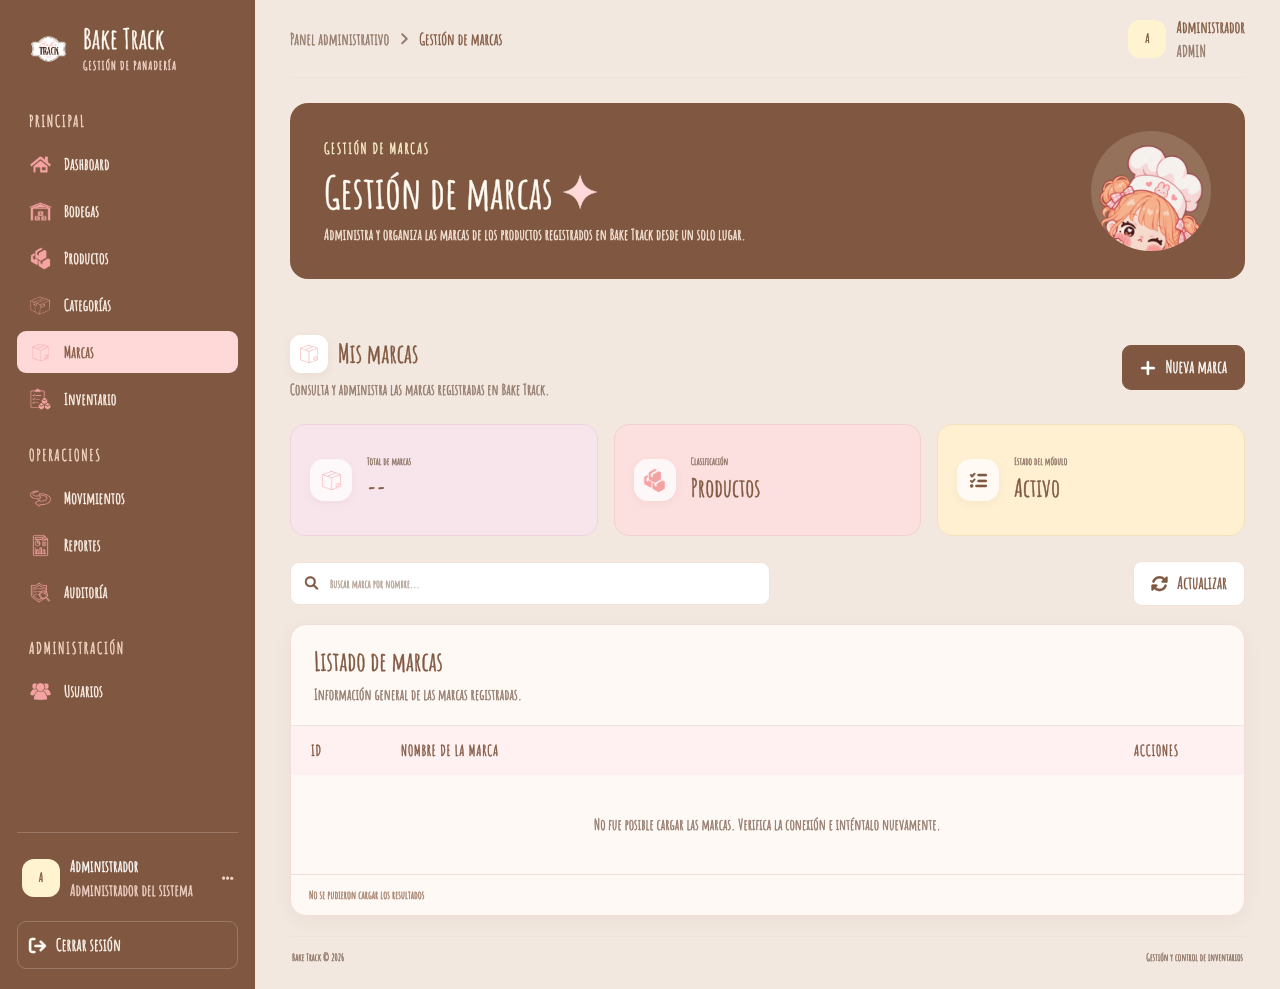
<file: BAKETRACKFRONTEND/LogiTrack_Pink_Frontend/marca.html>
<!DOCTYPE html>
<html lang="es">

<head>
    <meta charset="UTF-8">
    <meta name="viewport" content="width=device-width, initial-scale=1.0">

    <title>Bake Track | Gestión de Marcas</title>

    <link rel="stylesheet" href="css/admin.css">
    <link rel="stylesheet" href="css/ui.css">
    <link rel="stylesheet" href="css/bodega.css">
    <link rel="stylesheet" href="css/marca.css">

    <link rel="preconnect" href="https://fonts.googleapis.com">
    <link rel="preconnect" href="https://fonts.gstatic.com" crossorigin>

    <link href="https://fonts.googleapis.com/css2?family=Amatic+SC:wght@400;700&display=swap" rel="stylesheet">

    <link rel="stylesheet" href="https://cdnjs.cloudflare.com/ajax/libs/font-awesome/6.5.2/css/all.min.css">
</head>

<body>

<div class="dashboard-container">

    <!-- MENÚ LATERAL -->
    <aside class="sidebar">

        <div class="sidebar-brand">
            <img src="assets/bake-track-logo.png" alt="Bake Track" class="brand-logo">
            <div>
                <h2>Bake Track</h2>
                <span>GESTIÓN DE PANADERÍA</span>
            </div>
        </div>

        <div class="sidebar-section">
            <span class="section-label">PRINCIPAL</span>

            <nav class="sidebar-menu">

                <a href="admin.html" class="menu-item">
                    <img src="assets/Dashboard.png" alt="" class="menu-icon">
                    <span>Dashboard</span>
                </a>

                <a href="bodega.html" class="menu-item">
                    <img src="assets/Bodegas.png" alt="" class="menu-icon">
                    <span>Bodegas</span>
                </a>

                <a href="producto.html" class="menu-item">
                    <img src="assets/Productos.png" alt="" class="menu-icon">
                    <span>Productos</span>
                </a>

                <a href="categoria.html" class="menu-item">
                    <img src="assets/Caja.png" alt="" class="menu-icon">
                    <span>Categorías</span>
                </a>

                <a href="marca.html" class="menu-item active">
                    <img src="assets/Producto almacenado.png" alt="" class="menu-icon">
                    <span>Marcas</span>
                </a>

                <a href="inventario.html" class="menu-item">
                    <img src="assets/Inventario.png" alt="" class="menu-icon">
                    <span>Inventario</span>
                </a>

            </nav>
        </div>

        <div class="sidebar-section">
            <span class="section-label">OPERACIONES</span>

            <nav class="sidebar-menu">

                <a href="movimiento.html" class="menu-item">
                    <img src="assets/Movimientos.png" alt="" class="menu-icon">
                    <span>Movimientos</span>
                </a>

                <a href="#" class="menu-item">
                    <img src="assets/Reportes.png" alt="" class="menu-icon">
                    <span>Reportes</span>
                </a>

                <a href="#" class="menu-item">
                    <img src="assets/Auditoria.png" alt="" class="menu-icon">
                    <span>Auditoría</span>
                </a>

            </nav>
        </div>

        <div class="sidebar-section">
            <span class="section-label">ADMINISTRACIÓN</span>

            <nav class="sidebar-menu">
                <a href="#" class="menu-item">
                    <img src="assets/Usuarios.png" alt="" class="menu-icon">
                    <span>Usuarios</span>
                </a>
            </nav>
        </div>

        <div class="sidebar-bottom">

            <div class="admin-profile">
                <div class="profile-avatar" id="sidebarAdminInitials">AD</div>

                <div class="profile-info">
                    <strong id="sidebarAdminName">Administrador</strong>
                    <span>Administrador del sistema</span>
                </div>

                <i class="fa-solid fa-ellipsis"></i>
            </div>

            <button class="logout-button" id="logoutButton">
                <i class="fa-solid fa-arrow-right-from-bracket"></i>
                Cerrar sesión
            </button>

        </div>

    </aside>

    <!-- CONTENIDO PRINCIPAL -->
    <main class="main-content">

        <header class="topbar">

            <div class="breadcrumb">
                <span>Panel administrativo</span>
                <i class="fa-solid fa-chevron-right"></i>
                <strong>Gestión de marcas</strong>
            </div>

            <div class="topbar-actions">
                <div class="topbar-user">
                    <div class="profile-avatar" id="topbarAdminInitials">AD</div>

                    <div>
                        <strong id="topbarAdminName">Administrador</strong>
                        <span>ADMIN</span>
                    </div>
                </div>
            </div>

        </header>

        <!-- BIENVENIDA -->
        <section class="welcome-section">

            <div class="welcome-content">

                <span class="welcome-date" id="currentDate">
                    GESTIÓN DE MARCAS
                </span>

                <h1>Gestión de marcas <span>✦</span></h1>

                <p>
                    Administra y organiza las marcas de los productos
                    registrados en Bake Track desde un solo lugar.
                </p>

            </div>

            <div class="welcome-decoration">
                <img src="assets/saris2.png" alt="Bake Track" class="welcome-mascot">
            </div>

        </section>

        <!-- CONTENIDO DE MARCAS -->
        <section class="warehouse-page">

            <div class="warehouse-heading">

                <div>
                    <h2>
                        <img src="assets/Producto almacenado.png" alt="" class="heading-icon">
                        Mis marcas
                    </h2>

                    <p>Consulta y administra las marcas registradas en Bake Track.</p>
                </div>

                <button class="primary-button" id="openBrandModal">
                    <i class="fa-solid fa-plus"></i>
                    Nueva marca
                </button>

            </div>

            <!-- INDICADORES -->
            <div class="warehouse-stats">

                <article class="warehouse-stat">

                    <div class="warehouse-stat-icon lavender">
                        <img src="assets/Producto almacenado.png" alt="Marcas">
                    </div>

                    <div>
                        <span>Total de marcas</span>
                        <strong id="brandCount">--</strong>
                    </div>

                </article>

                <article class="warehouse-stat">

                    <div class="warehouse-stat-icon blue">
                        <img src="assets/Productos.png" alt="Productos">
                    </div>

                    <div>
                        <span>Clasificación</span>
                        <strong>Productos</strong>
                    </div>

                </article>

                <article class="warehouse-stat">

                    <div class="warehouse-stat-icon cream">
                        <i class="fa-solid fa-list-check"></i>
                    </div>

                    <div>
                        <span>Estado del módulo</span>
                        <strong>Activo</strong>
                    </div>

                </article>

            </div>

            <!-- BUSCADOR -->
            <div class="warehouse-toolbar">

                <div class="warehouse-search">
                    <i class="fa-solid fa-magnifying-glass"></i>

                    <input
                        type="text"
                        id="brandSearch"
                        placeholder="Buscar marca por nombre..."
                    >
                </div>

                <button class="secondary-button" id="refreshBrands">
                    <i class="fa-solid fa-rotate"></i>
                    Actualizar
                </button>

            </div>

            <!-- TABLA -->
            <div class="warehouse-table-card">

                <div class="table-heading">
                    <div>
                        <h2>Listado de marcas</h2>
                        <p>Información general de las marcas registradas.</p>
                    </div>
                </div>

                <div class="table-responsive">

                    <table class="warehouse-table brand-table">

                        <thead>
                            <tr>
                                <th>ID</th>
                                <th>NOMBRE DE LA MARCA</th>
                                <th>ACCIONES</th>
                            </tr>
                        </thead>

                        <tbody id="brandTableBody">

                            <tr>
                                <td colspan="3" class="table-loading">
                                    <i class="fa-solid fa-spinner fa-spin"></i>
                                    Cargando marcas...
                                </td>
                            </tr>

                        </tbody>

                    </table>

                </div>

                <div class="brand-table-footer">
                    <span id="brandResults">Mostrando 0 marcas</span>
                </div>

            </div>

        </section>

        <footer class="dashboard-footer">
            <span>Bake Track © 2026</span>
            <span>Gestión y control de inventarios</span>
        </footer>

    </main>

</div>

<!-- MODAL DE MARCAS -->
<div class="modal-overlay" id="brandModal">

    <div class="warehouse-modal brand-modal">

        <div class="modal-header">

            <div>
                <h2 id="brandModalTitle">Registrar nueva marca</h2>
                <p>Completa la información de la marca.</p>
            </div>

            <button class="modal-close" id="closeBrandModal" type="button" aria-label="Cerrar">
                <i class="fa-solid fa-xmark"></i>
            </button>

        </div>

        <form id="brandForm">

            <input type="hidden" id="brandId">

            <div class="form-group">

                <label for="brandName">Nombre de la marca</label>

                <input
                    type="text"
                    id="brandName"
                    maxlength="120"
                    placeholder="Ej. Bosch"
                    required
                >

            </div>

            <div id="brandFormMessage" class="form-message"></div>

            <div class="modal-actions">

                <button type="button" class="secondary-button" id="cancelBrand">
                    Cancelar
                </button>

                <button type="submit" class="primary-button" id="saveBrand">
                    Guardar marca
                </button>

            </div>

        </form>

    </div>

</div>

<div id="toastContainer" class="toast-container"></div>

<!-- SCRIPTS -->
<script src="js/api.js"></script>
<script src="js/ui.js"></script>
<script src="js/marca.js"></script>

</body>
</html>
</file>
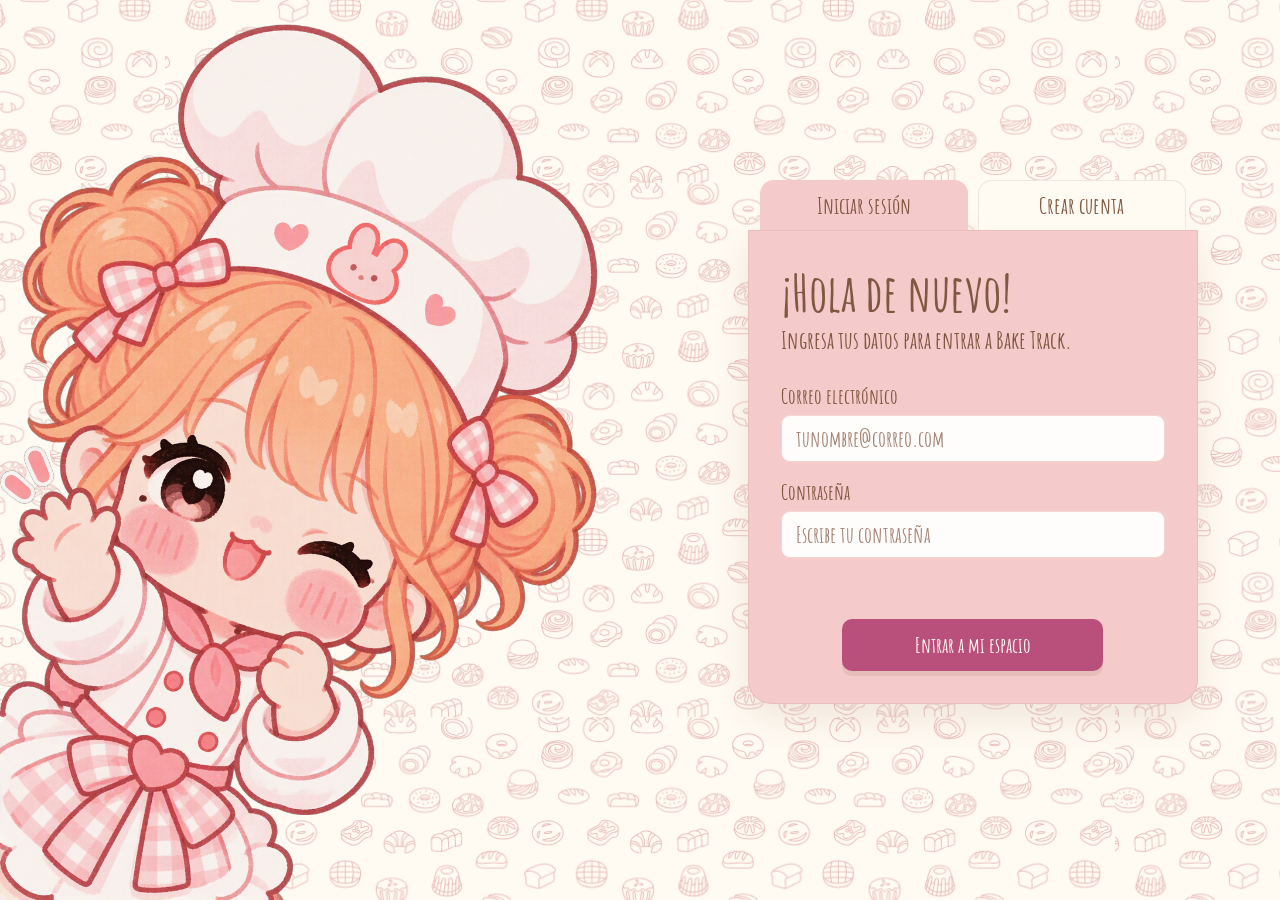
<file: BAKETRACKFRONTEND/LogiTrack_Pink_Frontend/producto.html>
<!DOCTYPE html>
<html lang="es">

<head>
    <meta charset="UTF-8">
    <meta name="viewport" content="width=device-width, initial-scale=1.0">

    <title>Bake Track | Productos</title>

    <link rel="stylesheet" href="css/admin.css">
    <link rel="stylesheet" href="css/ui.css">
    <link rel="stylesheet" href="css/producto.css">

    <link rel="preconnect" href="https://fonts.googleapis.com">
    <link rel="preconnect" href="https://fonts.gstatic.com" crossorigin>

    <link href="https://fonts.googleapis.com/css2?family=Amatic+SC:wght@400;700&display=swap" rel="stylesheet">

    <link rel="stylesheet" href="https://cdnjs.cloudflare.com/ajax/libs/font-awesome/6.5.2/css/all.min.css">
</head>

<body>

<div class="dashboard-container">

    <!-- MENÚ LATERAL -->
    <aside class="sidebar">

        <div class="sidebar-brand">
            <img src="assets/bake-track-logo.png" alt="Bake Track" class="brand-logo">

            <div>
                <h2>Bake Track</h2>
                <span>GESTIÓN DE PANADERÍA</span>
            </div>
        </div>

        <div class="sidebar-section">
            <span class="section-label">PRINCIPAL</span>

            <nav class="sidebar-menu">

                <a href="admin.html" class="menu-item">
                    <img src="assets/Dashboard.png" alt="" class="menu-icon">
                    <span>Dashboard</span>
                </a>

                <a href="bodega.html" class="menu-item">
                    <img src="assets/Bodegas.png" alt="" class="menu-icon">
                    <span>Bodegas</span>
                </a>

                <a href="producto.html" class="menu-item active">
                    <img src="assets/Productos.png" alt="" class="menu-icon">
                    <span>Productos</span>
                </a>

                <a href="categoria.html" class="menu-item">
                    <img src="assets/Caja.png" alt="" class="menu-icon">
                    <span>Categorías</span>
                </a>

                <a href="marca.html" class="menu-item">
                    <img src="assets/Producto almacenado.png" alt="" class="menu-icon">
                    <span>Marcas</span>
                </a>

                <a href="inventario.html" class="menu-item">
                    <img src="assets/Inventario.png" alt="" class="menu-icon">
                    <span>Inventario</span>
                </a>

            </nav>
        </div>

        <div class="sidebar-section">
            <span class="section-label">OPERACIONES</span>

            <nav class="sidebar-menu">

                <a href="movimiento.html" class="menu-item">
                    <img src="assets/Movimientos.png" alt="" class="menu-icon">
                    <span>Movimientos</span>
                </a>

                <a href="reportes.html" class="menu-item">
                    <img src="assets/Reportes.png" alt="" class="menu-icon">
                    <span>Reportes</span>
                </a>

                <a href="auditoria.html" class="menu-item">
                    <img src="assets/Auditoria.png" alt="" class="menu-icon">
                    <span>Auditoría</span>
                </a>

            </nav>
        </div>

        <div class="sidebar-section">
            <span class="section-label">ADMINISTRACIÓN</span>

            <nav class="sidebar-menu">
                <a href="usuarios.html" class="menu-item">
                    <img src="assets/Usuarios.png" alt="" class="menu-icon">
                    <span>Usuarios</span>
                </a>
            </nav>
        </div>

        <div class="sidebar-bottom">

            <div class="admin-profile">
                <div class="profile-avatar" id="sidebarAdminInitials">AD</div>

                <div class="profile-info">
                    <strong id="sidebarAdminName">Administrador</strong>
                    <span>Administrador del sistema</span>
                </div>

                <i class="fa-solid fa-ellipsis"></i>
            </div>

            <button class="logout-button" id="btnCerrarSesion">
                <i class="fa-solid fa-arrow-right-from-bracket"></i>
                Cerrar sesión
            </button>

        </div>

    </aside>

    <!-- CONTENIDO PRINCIPAL -->
    <main class="main-content">

        <!-- ENCABEZADO -->
        <header class="topbar">

            <div class="breadcrumb">
                <span>Panel administrativo</span>
                <i class="fa-solid fa-chevron-right"></i>
                <strong>Gestión de productos</strong>
            </div>

            <div class="topbar-actions">
                <div class="topbar-user">

                    <div class="profile-avatar" id="topbarAdminInitials">AD</div>

                    <div>
                        <strong id="topbarAdminName">Administrador</strong>
                        <span>ADMIN</span>
                    </div>

                </div>
            </div>

        </header>

        <!-- BIENVENIDA -->
        <section class="welcome-section">

            <div class="welcome-content">

                <span class="welcome-date" id="currentDate">
                    GESTIÓN DE PRODUCTOS
                </span>

                <h1>Gestión de productos <span>✦</span></h1>

                <p>
                    Registra, consulta y administra los productos de Bake Track
                    de manera organizada.
                </p>

            </div>

            <div class="welcome-decoration">
                <img src="assets/saris2.png" alt="Bake Track" class="welcome-mascot">
            </div>

        </section>

        <!-- CONTENIDO DE PRODUCTOS -->
        <section class="product-page">

            <div class="product-heading">

                <div>
                    <h2>
                        <img src="assets/Productos.png" alt="" class="product-heading-icon">
                        Mis productos
                    </h2>

                    <p>Consulta y administra los productos registrados en Bake Track.</p>
                </div>

                <button class="primary-button" id="btnNuevoProducto">
                    <i class="fa-solid fa-plus"></i>
                    Nuevo producto
                </button>

            </div>

            <!-- INDICADORES -->
            <div class="product-stats">

                <article class="product-stat">

                    <div class="product-stat-icon lavender">
                        <img src="assets/Productos.png" alt="">
                    </div>

                    <div>
                        <span>Total de productos</span>
                        <strong id="totalProductos">0</strong>
                    </div>

                </article>

                <article class="product-stat">

                    <div class="product-stat-icon pearl">
                        <i class="fa-solid fa-circle-check"></i>
                    </div>

                    <div>
                        <span>Productos activos</span>
                        <strong id="productosActivos">0</strong>
                    </div>

                </article>

                <article class="product-stat">

                    <div class="product-stat-icon yellow">
                        <i class="fa-solid fa-circle-pause"></i>
                    </div>

                    <div>
                        <span>Productos inactivos</span>
                        <strong id="productosInactivos">0</strong>
                    </div>

                </article>

            </div>

            <!-- LISTADO -->
            <section class="product-card">

                <div class="product-card-heading">
                    <div>
                        <h3>Listado de productos</h3>
                        <p>Consulta y administra los productos registrados.</p>
                    </div>
                </div>

                <!-- FILTROS -->
                <div class="product-filters">

                    <div class="product-search">
                        <img src="assets/Buscar.png" alt="" class="filter-icon">

                        <input
                            type="text"
                            id="buscarProducto"
                            placeholder="Buscar producto por nombre..."
                        >
                    </div>

                    <select id="filtroMarca">
                        <option value="">Todas las marcas</option>
                    </select>

                    <select id="filtroCategoria">
                        <option value="">Todas las categorías</option>
                    </select>

                    <select id="filtroEstado">
                        <option value="">Todos los estados</option>
                        <option value="true">Activos</option>
                        <option value="false">Inactivos</option>
                    </select>

                </div>

                <!-- TABLA -->
                <div class="product-table-wrap">

                    <table class="products-table">

                        <thead>
                            <tr>
                                <th>ID</th>
                                <th>PRODUCTO</th>
                                <th>DESCRIPCIÓN</th>
                                <th>MARCA</th>
                                <th>CATEGORÍA</th>
                                <th>ESTADO</th>
                                <th>ACCIONES</th>
                            </tr>
                        </thead>

                        <tbody id="tablaProductos">

                            <tr>
                                <td colspan="7" class="table-message">
                                    <i class="fa-solid fa-spinner fa-spin"></i>
                                    Cargando productos...
                                </td>
                            </tr>

                        </tbody>

                    </table>

                </div>

                <!-- CONTADOR -->
                <div class="product-table-footer">
                    <span id="contadorProductos">Mostrando 0 productos</span>
                </div>

            </section>

        </section>

    </main>

</div>

<!-- MODAL DE PRODUCTOS -->
<div class="modal-overlay" id="modalProducto">

    <div class="modal-container">

        <div class="modal-header">

            <div>
                <h2 id="tituloModalProducto">Nuevo producto</h2>
                <p>Completa la información del producto.</p>
            </div>

            <button class="modal-close" id="btnCerrarModal" type="button">
                &times;
            </button>

        </div>

        <form id="formProducto">

            <input type="hidden" id="idProducto">

            <div class="form-group">
                <label for="nombreProducto">Nombre del producto</label>

                <input
                    type="text"
                    id="nombreProducto"
                    maxlength="120"
                    placeholder="Ej. Batidora planetaria industrial"
                    required
                >
            </div>

            <div class="form-group">
                <label for="descripcionProducto">Descripción</label>

                <textarea
                    id="descripcionProducto"
                    rows="3"
                    placeholder="Descripción del producto..."
                ></textarea>
            </div>

            <div class="form-row">

                <div class="form-group">
                    <label for="marcaProducto">Marca</label>

                    <select id="marcaProducto" required>
                        <option value="">Selecciona una marca</option>
                    </select>
                </div>

                <div class="form-group">
                    <label for="categoriaProducto">Categoría</label>

                    <select id="categoriaProducto" required>
                        <option value="">Selecciona una categoría</option>
                    </select>
                </div>

            </div>

            <div class="modal-actions">

                <button type="button" class="secondary-button" id="btnCancelarProducto">
                    Cancelar
                </button>

                <button type="submit" class="primary-button" id="btnGuardarProducto">
                    Guardar producto
                </button>

            </div>

        </form>

    </div>

</div>

<!-- NOTIFICACIONES -->
<div id="toastContainer" class="toast-container"></div>

<!-- SCRIPTS ORIGINALES: NO MODIFICAR -->
<script src="js/api.js"></script>
<script src="js/ui.js"></script>
<script src="js/producto.js"></script>

</body>
</html>
</file>
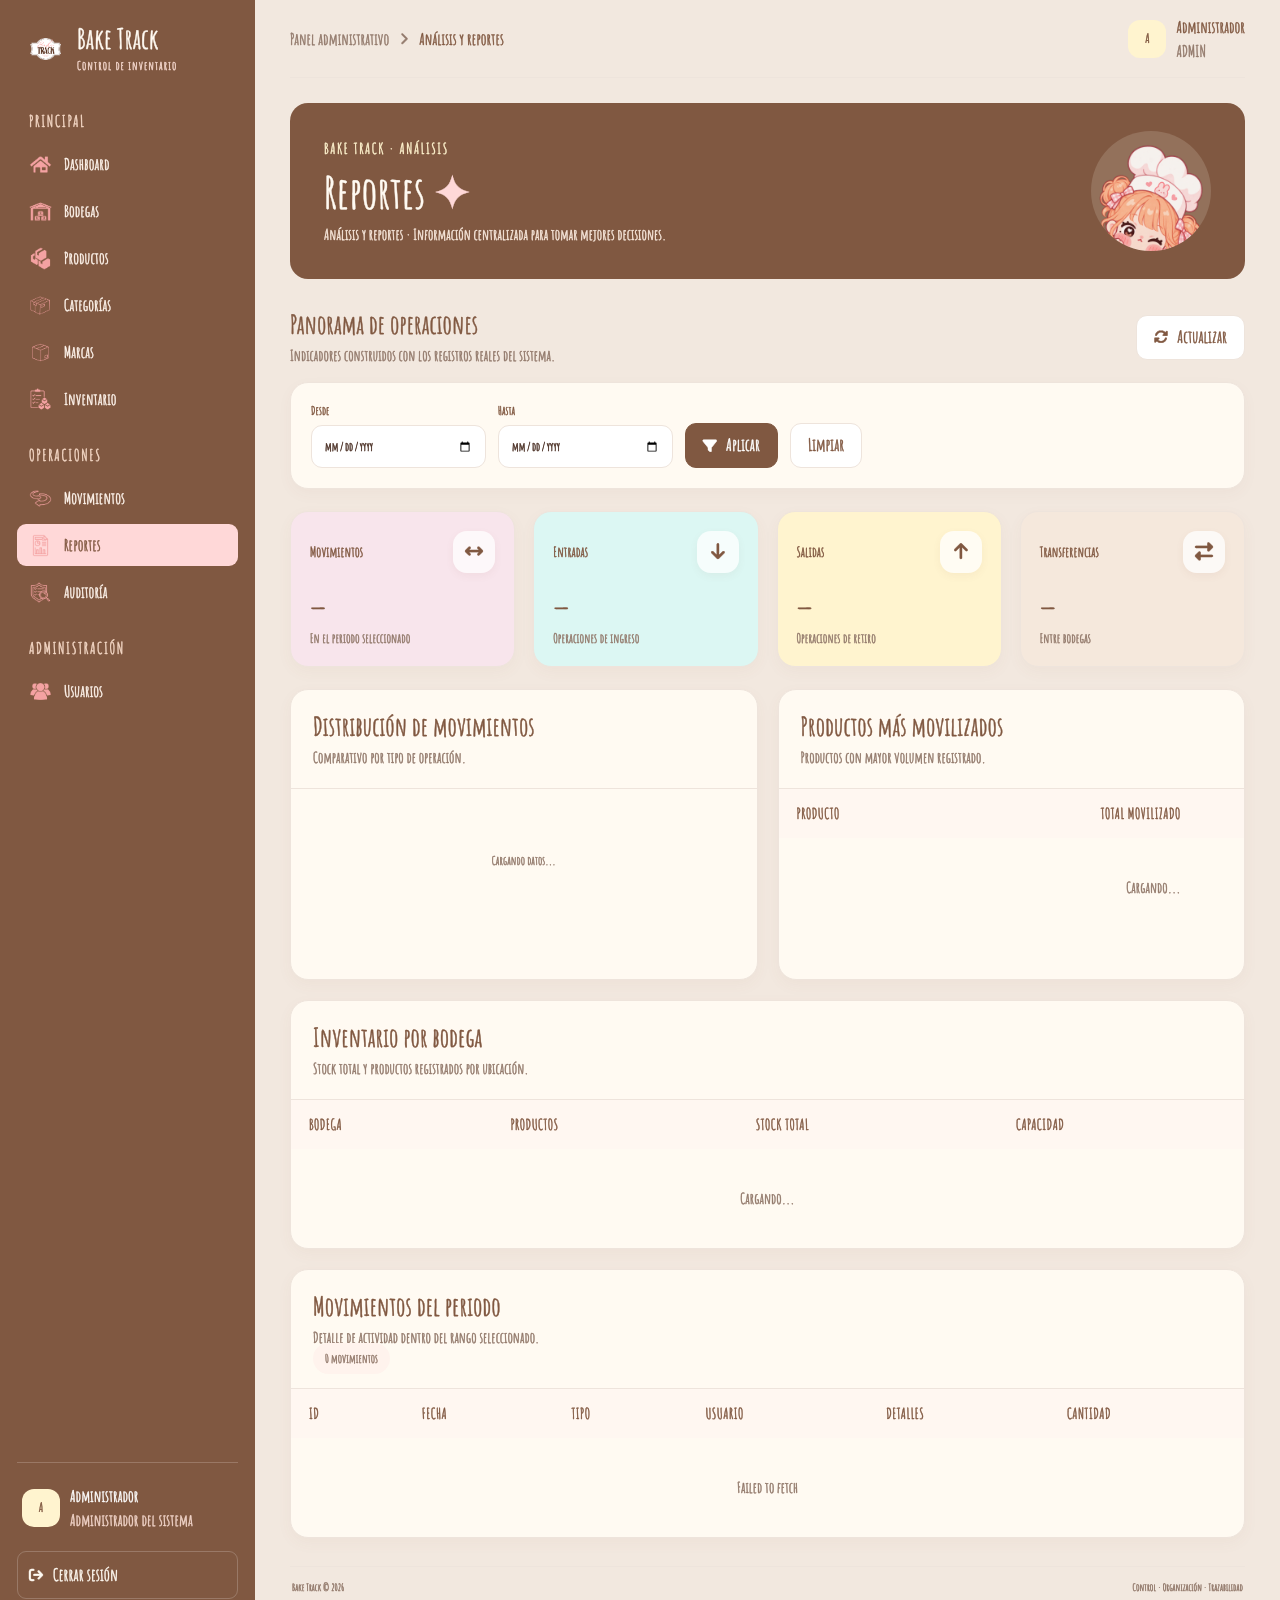
<file: BAKETRACKFRONTEND/LogiTrack_Pink_Frontend/reportes.html>
<!DOCTYPE html>
<html lang="es">

<head>
    <meta charset="UTF-8">
    <meta name="viewport" content="width=device-width, initial-scale=1.0">
    <title>Bake Track | Reportes</title>

    <link rel="stylesheet" href="css/admin.css">
    <link rel="stylesheet" href="css/bodega.css">
    <link rel="stylesheet" href="css/ui.css">
    <link rel="stylesheet" href="css/reportes.css">

    <link rel="preconnect" href="https://fonts.googleapis.com">
    <link rel="preconnect" href="https://fonts.gstatic.com" crossorigin>

    <link href="https://fonts.googleapis.com/css2?family=Amatic+SC:wght@400;700&display=swap" rel="stylesheet">

    <link rel="stylesheet" href="https://cdnjs.cloudflare.com/ajax/libs/font-awesome/6.5.2/css/all.min.css">
</head>

<body>

<div class="dashboard-container">

    <!-- SIDEBAR -->
    <aside class="sidebar">

        <div class="sidebar-brand">
            <img src="assets/bake-track-logo.png" alt="Bake Track" class="brand-logo">

            <div>
                <h2>Bake Track</h2>
                <span>Control de inventario</span>
            </div>
        </div>

        <div class="sidebar-section">
            <span class="section-label">PRINCIPAL</span>

            <nav class="sidebar-menu">

                <a href="admin.html" class="menu-item">
                    <img src="assets/Dashboard.png" alt="">
                    <span>Dashboard</span>
                </a>

                <a href="bodega.html" class="menu-item">
                    <img src="assets/Bodegas.png" alt="">
                    <span>Bodegas</span>
                </a>

                <a href="producto.html" class="menu-item">
                    <img src="assets/Productos.png" alt="">
                    <span>Productos</span>
                </a>

                <a href="categoria.html" class="menu-item">
                    <img src="assets/Caja.png" alt="">
                    <span>Categorías</span>
                </a>

                <a href="marca.html" class="menu-item">
                    <img src="assets/Producto almacenado.png" alt="">
                    <span>Marcas</span>
                </a>

                <a href="inventario.html" class="menu-item">
                    <img src="assets/Inventario.png" alt="">
                    <span>Inventario</span>
                </a>

            </nav>
        </div>

        <div class="sidebar-section">
            <span class="section-label">OPERACIONES</span>

            <nav class="sidebar-menu">

                <a href="movimiento.html" class="menu-item">
                    <img src="assets/Movimientos.png" alt="">
                    <span>Movimientos</span>
                </a>

                <a href="reportes.html" class="menu-item active">
                    <img src="assets/Reportes.png" alt="">
                    <span>Reportes</span>
                </a>

                <a href="auditoria.html" class="menu-item">
                    <img src="assets/Auditoria.png" alt="">
                    <span>Auditoría</span>
                </a>

            </nav>
        </div>

        <div class="sidebar-section">
            <span class="section-label">ADMINISTRACIÓN</span>

            <nav class="sidebar-menu">

                <a href="usuarios.html" class="menu-item">
                    <img src="assets/Usuarios.png" alt="">
                    <span>Usuarios</span>
                </a>

            </nav>
        </div>

        <div class="sidebar-bottom">

            <div class="admin-profile">
                <div class="profile-avatar" id="sidebarAdminInitials">AD</div>

                <div class="profile-info">
                    <strong id="sidebarAdminName">Administrador</strong>
                    <span>Administrador del sistema</span>
                </div>
            </div>

            <button class="logout-button" id="logoutButton">
                <i class="fa-solid fa-arrow-right-from-bracket"></i>
                Cerrar sesión
            </button>

        </div>

    </aside>

    <!-- FONDO DEL MENÚ MÓVIL -->
    <div class="sidebar-backdrop" aria-hidden="true"></div>

    <!-- CONTENIDO PRINCIPAL -->
    <main class="main-content">

        <header class="topbar">

            <button
                class="menu-toggle"
                id="menuToggle"
                type="button"
                aria-label="Abrir menú"
                aria-expanded="false">

                <i class="fa-solid fa-bars"></i>

            </button>

            <div class="breadcrumb">
                <span>Panel administrativo</span>
                <i class="fa-solid fa-chevron-right"></i>
                <strong>Análisis y reportes</strong>
            </div>

            <div class="topbar-actions">

                <div class="topbar-user">
                    <div class="profile-avatar" id="topbarAdminInitials">AD</div>

                    <div>
                        <strong id="topbarAdminName">Administrador</strong>
                        <span id="topbarAdminRole">ADMIN</span>
                    </div>
                </div>

            </div>

        </header>

        <!-- BANNER -->
        <section class="welcome-section">

            <div class="welcome-content">

                <span class="welcome-date" id="currentDate">
                    BAKE TRACK · ANÁLISIS
                </span>

                <h1>Reportes <span>✦</span></h1>

                <p>
                    Análisis y reportes · Información centralizada
                    para tomar mejores decisiones.
                </p>

            </div>

            <div class="welcome-decoration">
                <img src="assets/saris2.png" alt="Mascota Bake Track" class="welcome-mascot">
            </div>

        </section>

        <!-- SECCIÓN DE REPORTES -->
        <section class="section-block">

            <div class="section-heading">

                <div>
                    <h2>Panorama de operaciones</h2>
                    <p>
                        Indicadores construidos con los registros reales del sistema.
                    </p>
                </div>

                <button class="secondary-button" id="refreshReports">
                    <i class="fa-solid fa-rotate"></i>
                    Actualizar
                </button>

            </div>

            <!-- FILTROS -->
            <div class="report-filter-panel">

                <label>
                    Desde
                    <input type="date" id="startDate">
                </label>

                <label>
                    Hasta
                    <input type="date" id="endDate">
                </label>

                <button class="primary-button" id="applyReportFilters">
                    <i class="fa-solid fa-filter"></i>
                    Aplicar
                </button>

                <button class="secondary-button" id="clearReportFilters">
                    Limpiar
                </button>

            </div>

            <!-- TARJETAS DE INDICADORES -->
            <div class="stats-grid report-stats">

                <article class="stat-card">

                    <div class="stat-top">
                        <span>Movimientos</span>

                        <div class="stat-icon">
                            <i class="fa-solid fa-arrows-left-right"></i>
                        </div>
                    </div>

                    <h3 id="totalMovements">—</h3>

                    <span class="stat-description">
                        En el periodo seleccionado
                    </span>

                </article>

                <article class="stat-card">

                    <div class="stat-top">
                        <span>Entradas</span>

                        <div class="stat-icon">
                            <i class="fa-solid fa-arrow-down"></i>
                        </div>
                    </div>

                    <h3 id="totalEntries">—</h3>

                    <span class="stat-description">
                        Operaciones de ingreso
                    </span>

                </article>

                <article class="stat-card">

                    <div class="stat-top">
                        <span>Salidas</span>

                        <div class="stat-icon">
                            <i class="fa-solid fa-arrow-up"></i>
                        </div>
                    </div>

                    <h3 id="totalExits">—</h3>

                    <span class="stat-description">
                        Operaciones de retiro
                    </span>

                </article>

                <article class="stat-card">

                    <div class="stat-top">
                        <span>Transferencias</span>

                        <div class="stat-icon">
                            <i class="fa-solid fa-right-left"></i>
                        </div>
                    </div>

                    <h3 id="totalTransfers">—</h3>

                    <span class="stat-description">
                        Entre bodegas
                    </span>

                </article>

            </div>

            <!-- GRÁFICO Y PRODUCTOS -->
            <div class="report-two-col">

                <article class="warehouse-table-card report-panel">

                    <div class="table-heading">
                        <div>
                            <h2>Distribución de movimientos</h2>
                            <p>Comparativo por tipo de operación.</p>
                        </div>
                    </div>

                    <div id="movementChart" class="report-chart">
                        <p class="table-loading">Cargando datos...</p>
                    </div>

                </article>

                <article class="warehouse-table-card report-panel">

                    <div class="table-heading">
                        <div>
                            <h2>Productos más movilizados</h2>
                            <p>Productos con mayor volumen registrado.</p>
                        </div>
                    </div>

                    <div class="table-responsive">

                        <table class="warehouse-table">

                            <thead>
                                <tr>
                                    <th>PRODUCTO</th>
                                    <th>TOTAL MOVILIZADO</th>
                                </tr>
                            </thead>

                            <tbody id="topProductsBody">
                                <tr>
                                    <td colspan="2" class="table-loading">
                                        Cargando...
                                    </td>
                                </tr>
                            </tbody>

                        </table>

                    </div>

                </article>

            </div>

            <!-- INVENTARIO POR BODEGA -->
            <article class="warehouse-table-card report-panel">

                <div class="table-heading">
                    <div>
                        <h2>Inventario por bodega</h2>
                        <p>
                            Stock total y productos registrados por ubicación.
                        </p>
                    </div>
                </div>

                <div class="table-responsive">

                    <table class="warehouse-table">

                        <thead>
                            <tr>
                                <th>BODEGA</th>
                                <th>PRODUCTOS</th>
                                <th>STOCK TOTAL</th>
                                <th>CAPACIDAD</th>
                            </tr>
                        </thead>

                        <tbody id="warehouseSummaryBody">
                            <tr>
                                <td colspan="4" class="table-loading">
                                    Cargando...
                                </td>
                            </tr>
                        </tbody>

                    </table>

                </div>

            </article>

            <!-- MOVIMIENTOS DEL PERIODO -->
            <article class="warehouse-table-card report-panel">

                <div class="table-heading">

                    <div>
                        <h2>Movimientos del periodo</h2>
                        <p>
                            Detalle de actividad dentro del rango seleccionado.
                        </p>
                    </div>

                    <span class="report-count" id="movementResults">
                        0 movimientos
                    </span>

                </div>

                <div class="table-responsive">

                    <table class="warehouse-table">

                        <thead>
                            <tr>
                                <th>ID</th>
                                <th>FECHA</th>
                                <th>TIPO</th>
                                <th>USUARIO</th>
                                <th>DETALLES</th>
                                <th>CANTIDAD</th>
                            </tr>
                        </thead>

                        <tbody id="reportMovementsBody">
                            <tr>
                                <td colspan="6" class="table-loading">
                                    Cargando...
                                </td>
                            </tr>
                        </tbody>

                    </table>

                </div>

            </article>

        </section>

        <!-- FOOTER -->
        <footer class="dashboard-footer">
            <span>Bake Track © 2026</span>
            <span>Control · Organización · Trazabilidad</span>
        </footer>

    </main>

</div>

<!-- SCRIPTS -->
<script src="js/api.js"></script>
<script src="js/ui.js"></script>
<script src="js/reportes.js"></script>

</body>
</html>
</file>
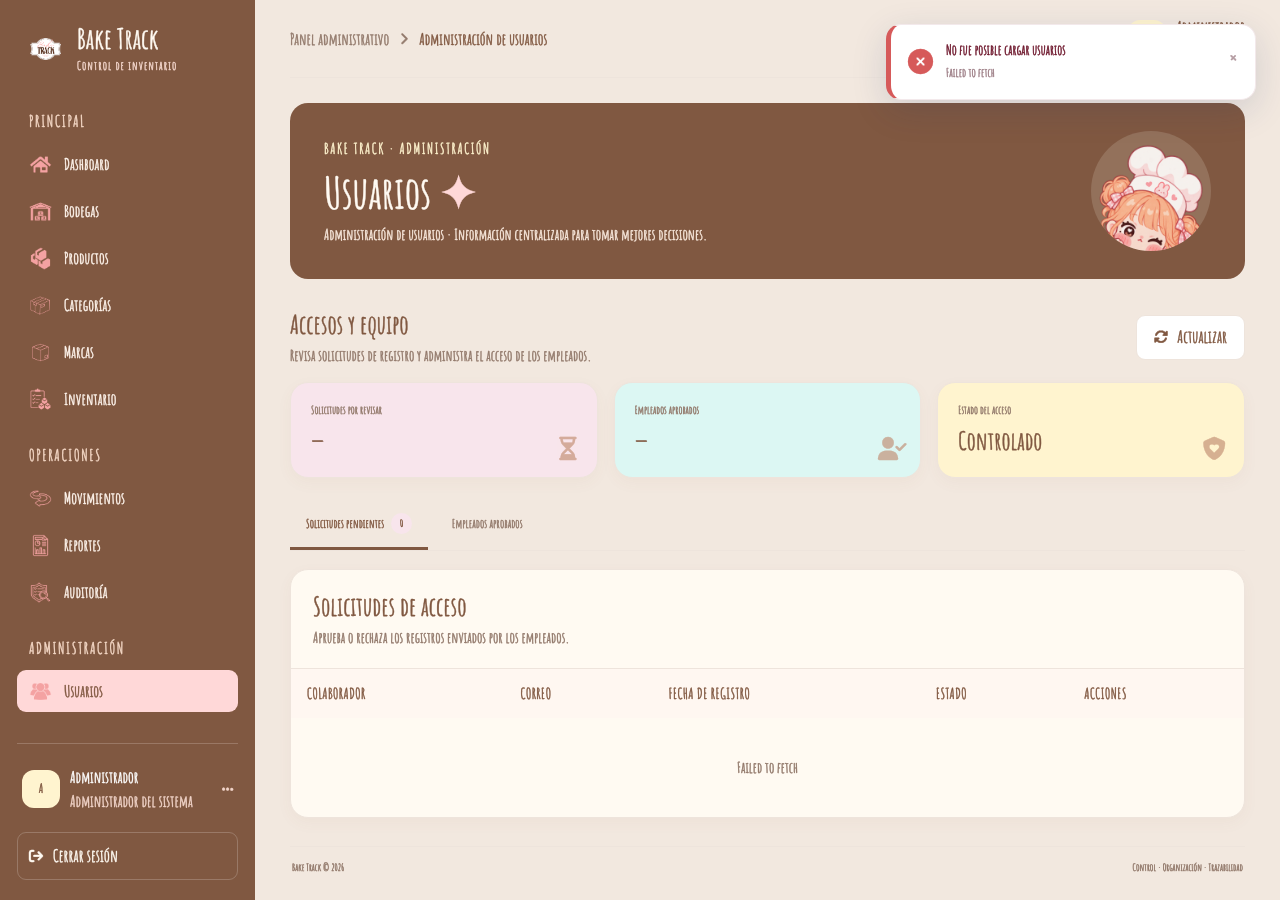
<file: BAKETRACKFRONTEND/LogiTrack_Pink_Frontend/usuarios.html>
<!DOCTYPE html>
<html lang="es">

<head>
    <meta charset="UTF-8">
    <meta name="viewport" content="width=device-width, initial-scale=1.0">

    <title>Bake Track | Usuarios</title>

    <link rel="stylesheet" href="css/admin.css">
    <link rel="stylesheet" href="css/bodega.css">
    <link rel="stylesheet" href="css/ui.css">
    <link rel="stylesheet" href="css/usuarios.css">

    <link rel="preconnect" href="https://fonts.googleapis.com">
    <link rel="preconnect" href="https://fonts.gstatic.com" crossorigin>

    <link href="https://fonts.googleapis.com/css2?family=Amatic+SC:wght@400;700&display=swap" rel="stylesheet">

    <link rel="stylesheet" href="https://cdnjs.cloudflare.com/ajax/libs/font-awesome/6.5.2/css/all.min.css">
</head>

<body>

<div class="dashboard-container">

    <!-- BARRA LATERAL -->

    <aside class="sidebar">

        <div class="sidebar-brand">
            <img src="assets/bake-track-logo.png" alt="Bake Track" class="brand-logo">

            <div>
                <h2>Bake Track</h2>
                <span>Control de inventario</span>
            </div>
        </div>

        <div class="sidebar-section">
            <span class="section-label">PRINCIPAL</span>

            <nav class="sidebar-menu">

                <a href="admin.html" class="menu-item">
                    <img src="assets/Dashboard.png" alt="">
                    <span>Dashboard</span>
                </a>

                <a href="bodega.html" class="menu-item">
                    <img src="assets/Bodegas.png" alt="">
                    <span>Bodegas</span>
                </a>

                <a href="producto.html" class="menu-item">
                    <img src="assets/Productos.png" alt="">
                    <span>Productos</span>
                </a>

                <a href="categoria.html" class="menu-item">
                    <img src="assets/Caja.png" alt="">
                    <span>Categorías</span>
                </a>

                <a href="marca.html" class="menu-item">
                    <img src="assets/Producto almacenado.png" alt="">
                    <span>Marcas</span>
                </a>

                <a href="inventario.html" class="menu-item">
                    <img src="assets/Inventario.png" alt="">
                    <span>Inventario</span>
                </a>

            </nav>
        </div>

        <div class="sidebar-section">
            <span class="section-label">OPERACIONES</span>

            <nav class="sidebar-menu">

                <a href="movimiento.html" class="menu-item">
                    <img src="assets/Movimientos.png" alt="">
                    <span>Movimientos</span>
                </a>

                <a href="reportes.html" class="menu-item">
                    <img src="assets/Reportes.png" alt="">
                    <span>Reportes</span>
                </a>

                <a href="auditoria.html" class="menu-item">
                    <img src="assets/Auditoria.png" alt="">
                    <span>Auditoría</span>
                </a>

            </nav>
        </div>

        <div class="sidebar-section">
            <span class="section-label">ADMINISTRACIÓN</span>

            <nav class="sidebar-menu">

                <a href="usuarios.html" class="menu-item active">
                    <img src="assets/Usuarios.png" alt="">
                    <span>Usuarios</span>
                </a>

            </nav>
        </div>

        <div class="sidebar-bottom">

            <div class="admin-profile">

                <div class="profile-avatar" id="sidebarAdminInitials">AD</div>

                <div class="profile-info">
                    <strong id="sidebarAdminName">Administrador</strong>
                    <span>Administrador del sistema</span>
                </div>

                <i class="fa-solid fa-ellipsis"></i>

            </div>

            <button class="logout-button" id="logoutButton">
                <i class="fa-solid fa-arrow-right-from-bracket"></i>
                Cerrar sesión
            </button>

        </div>

    </aside>

    <!-- FONDO DEL MENÚ MÓVIL -->

    <div class="sidebar-backdrop"></div>

    <!-- CONTENIDO -->

    <main class="main-content">

        <header class="topbar">

            <!-- BOTÓN HAMBURGUESA -->

            <button
                class="menu-toggle"
                id="menuToggle"
                type="button"
                aria-label="Abrir menú"
                aria-expanded="false">

                <i class="fa-solid fa-bars"></i>

            </button>

            <div class="breadcrumb">
                <span>Panel administrativo</span>
                <i class="fa-solid fa-chevron-right"></i>
                <strong>Administración de usuarios</strong>
            </div>

            <div class="topbar-actions">

                <div class="topbar-user">

                    <div class="profile-avatar" id="topbarAdminInitials">AD</div>

                    <div>
                        <strong id="topbarAdminName">Administrador</strong>
                        <span id="topbarAdminRole">ADMIN</span>
                    </div>

                </div>

            </div>

        </header>

        <!-- BANNER DE BIENVENIDA -->

        <section class="welcome-section">

            <div class="welcome-content">

                <span class="welcome-date" id="currentDate">
                    BAKE TRACK · ADMINISTRACIÓN
                </span>

                <h1>Usuarios <span>✦</span></h1>

                <p>
                    Administración de usuarios · Información centralizada para tomar mejores decisiones.
                </p>

            </div>

            <div class="welcome-decoration">
                <img src="assets/saris2.png" alt="Mascota Bake Track" class="welcome-mascot">
            </div>

        </section>

        <section class="section-block">

            <!-- ENCABEZADO -->

            <div class="section-heading">

                <div>
                    <h2>Accesos y equipo</h2>

                    <p>
                        Revisa solicitudes de registro y administra el acceso de los empleados.
                    </p>
                </div>

                <button class="secondary-button" id="refreshUsers">
                    <i class="fa-solid fa-rotate"></i>
                    Actualizar
                </button>

            </div>

            <!-- RESUMEN -->

            <div class="user-overview">

                <div>
                    <span>Solicitudes por revisar</span>
                    <strong id="pendingCount">—</strong>
                    <i class="fa-regular fa-hourglass-half"></i>
                </div>

                <div>
                    <span>Empleados aprobados</span>
                    <strong id="approvedCount">—</strong>
                    <i class="fa-solid fa-user-check"></i>
                </div>

                <div>
                    <span>Estado del acceso</span>
                    <strong>Controlado</strong>
                    <i class="fa-solid fa-shield-heart"></i>
                </div>

            </div>

            <!-- PESTAÑAS -->

            <div class="user-tabs">

                <button class="user-tab active" data-view="pending">
                    Solicitudes pendientes
                    <span id="pendingTabCount">0</span>
                </button>

                <button class="user-tab" data-view="approved">
                    Empleados aprobados
                </button>

            </div>

            <!-- TABLA -->

            <article class="warehouse-table-card user-table-card">

                <div class="table-heading">

                    <div>
                        <h2 id="userListTitle">Solicitudes de acceso</h2>

                        <p id="userListSubtitle">
                            Aprueba o rechaza los registros enviados por los empleados.
                        </p>
                    </div>

                </div>

                <div class="table-responsive">

                    <table class="warehouse-table">

                        <thead id="usersHead">
                            <tr>
                                <th>COLABORADOR</th>
                                <th>CORREO</th>
                                <th>FECHA DE REGISTRO</th>
                                <th>ESTADO</th>
                                <th>ACCIONES</th>
                            </tr>
                        </thead>

                        <tbody id="usersBody">

                            <tr>
                                <td colspan="5" class="table-loading">
                                    Cargando solicitudes...
                                </td>
                            </tr>

                        </tbody>

                    </table>

                </div>

            </article>

        </section>

        <!-- MODAL DE RECHAZO -->

        <div class="reject-backdrop" id="rejectModal" hidden>

            <section
                class="reject-modal"
                role="dialog"
                aria-modal="true"
                aria-labelledby="rejectTitle">

                <button
                    class="reject-close"
                    id="closeReject"
                    aria-label="Cerrar">

                    <i class="fa-solid fa-xmark"></i>

                </button>

                <span class="form-eyebrow">
                    REVISIÓN DE SOLICITUD
                </span>

                <h2 id="rejectTitle">
                    Rechazar solicitud
                </h2>

                <p>
                    Escribe el motivo para dejar constancia de la decisión.
                </p>

                <label for="rejectReason">
                    Motivo del rechazo
                </label>

                <textarea
                    id="rejectReason"
                    rows="4"
                    maxlength="500"
                    placeholder="Describe brevemente el motivo..."></textarea>

                <p class="reject-error" id="rejectError"></p>

                <div class="reject-actions">

                    <button class="secondary-button" id="cancelReject">
                        Cancelar
                    </button>

                    <button class="danger-button" id="confirmReject">
                        Confirmar rechazo
                    </button>

                </div>

            </section>

        </div>

        <!-- PIE DE PÁGINA -->

        <footer class="dashboard-footer">
            <span>Bake Track © 2026</span>
            <span>Control · Organización · Trazabilidad</span>
        </footer>

    </main>

</div>

<script src="js/api.js"></script>
<script src="js/ui.js"></script>
<script src="js/usuarios.js"></script>

</body>
</html>
</file>
<file: BAKETRACKFRONTEND/LogiTrack_Pink_Frontend/css/styles.css>
/* =========================================
   BAKETRACK - IDENTIDAD VISUAL
========================================= */

@import url('https://fonts.googleapis.com/css2?family=Amatic+SC:wght@400;700&display=swap');

:root {
    --lavender: #E3BAC4;
    --purple: #905866;
    --cream: #F5E2B9;
    --sky-blue: #E9ABBA;
    --navy: #6E182D;

    --white: #FFFFFF;
    --text: #4A2931;
    --muted: #A38990;
    --border: #F0E8EA;
    --background: #F8F7F5;

    /* Tipografías oficiales */
    --font-principal: 'Amatic SC', cursive;
    --font-titulos: 'Amatic SC', cursive;   
}

/* =========================================
   CONFIGURACIÓN GENERAL
========================================= */
/* Tipografía general de la aplicación */
* {
    font-family: 'Amatic SC', cursive !important;
}

body {
    font-family: var(--font-principal);
}

h1, h2, h3, h4, h5, h6,
.brand-symbol,
.brand-content h1,
.login-header h2 {
    font-family: var(--font-titulos);
    font-weight: 700;
}

button,
input,
textarea,
select {
    font-family: var(--font-principal);
}

/* =========================================
   CONTENEDOR PRINCIPAL
========================================= */

.login-container {
    width: 100%;
    max-width: 1080px;
    min-height: 620px;
    display: grid;
    grid-template-columns: 1fr 1fr;
    background: var(--white);
    border-radius: 24px;
    overflow: hidden;
    box-shadow: 0 25px 70px rgba(24, 55, 110, 0.13);
}

/* =========================================
   PANEL IZQUIERDO - MARCA
========================================= */

.login-brand {
    position: relative;
    display: flex;
    flex-direction: column;
    justify-content: space-between;
    padding: 55px 48px 35px;
    overflow: hidden;
    background: var(--navy);
    color: var(--white);
}

.brand-content {
    position: relative;
    z-index: 2;
}

.brand-symbol {
    width: 58px;
    height: 58px;
    display: flex;
    align-items: center;
    justify-content: center;
    margin-bottom: 22px;
    border-radius: 17px;
    background: var(--lavender);
    color: var(--navy);
    font-family: var(--font-titulos);
    font-size: 20px;
    font-weight: 800;
    letter-spacing: -1px;
}

.brand-content h1 {
    font-family: var(--font-titulos);
    font-size: 39px;
    font-weight: 800;
    letter-spacing: -1.8px;
}

.brand-content p {
    margin-top: 10px;
    color: #F3D9DF;
    font-size: 14px;
}

/* =========================================
   ELEMENTOS DECORATIVOS
========================================= */

.brand-decoration {
    position: absolute;
    inset: 0;
    pointer-events: none;
}

.decoration-circle {
    position: absolute;
    display: block;
    border-radius: 50%;
}

.circle-one {
    width: 320px;
    height: 320px;
    right: -120px;
    top: 170px;
    background: rgba(186, 193, 227, 0.13);
}

.circle-two {
    width: 230px;
    height: 230px;
    right: 15px;
    top: 220px;
    border: 1px solid rgba(255, 255, 255, 0.17);
}

.circle-three {
    width: 120px;
    height: 120px;
    right: 70px;
    top: 275px;
    background: rgba(110, 88, 144, 0.7);
}

.brand-footer {
    position: relative;
    z-index: 2;
    color: #F3D9DF;
    font-size: 9px;
    font-weight: 700;
    letter-spacing: 2px;
}

/* =========================================
   PANEL DERECHO - FORMULARIO
========================================= */

.login-form-section {
    display: flex;
    flex-direction: column;
    justify-content: center;
    padding: 65px 65px 35px;
    background: var(--white);
}

.login-header {
    margin-bottom: 42px;
}

.welcome-label {
    color: var(--purple);
    font-size: 10px;
    font-weight: 800;
    letter-spacing: 2px;
}

.login-header h2 {
    margin-top: 15px;
    color: var(--navy);
    font-family: var(--font-titulos);
    font-size: 32px;
    font-weight: 800;
    letter-spacing: -1px;
}

.login-header p {
    margin-top: 10px;
    color: var(--muted);
    font-size: 13px;
    line-height: 1.6;
}

/* =========================================
   CAMPOS DEL FORMULARIO
========================================= */

.form-group {
    margin-bottom: 24px;
}

.form-group label {
    display: block;
    margin-bottom: 10px;
    color: var(--navy);
    font-size: 12px;
    font-weight: 700;
}

.form-group input {
    width: 100%;
    height: 51px;
    padding: 0 16px;
    outline: none;
    border: 1px solid var(--border);
    border-radius: 10px;
    background: var(--background);
    color: var(--text);
    font-family: inherit;
    font-size: 13px;
    transition: all 0.25s ease;
}

.form-group input::placeholder {
    color: #B5A6AA;
}

.form-group input:focus {
    border-color: var(--purple);
    background: var(--white);
    box-shadow: 0 0 0 3px rgba(110, 88, 144, 0.10);
}

/* =========================================
   MENSAJES
========================================= */

.login-message {
    min-height: 18px;
    margin-bottom: 12px;
    color: #C04B5A;
    font-size: 12px;
}

/* =========================================
   BOTÓN DE INGRESO
========================================= */

.login-button {
    width: 100%;
    height: 52px;
    display: flex;
    align-items: center;
    justify-content: space-between;
    padding: 0 19px;
    border: none;
    border-radius: 10px;
    background: var(--purple);
    color: var(--white);
    font-family: var(--font-titulos);
    font-size: 13px;
    font-weight: 600;
    cursor: pointer;
    transition: all 0.25s ease;
}

.login-button:hover {
    background: var(--navy);
    transform: translateY(-2px);
    box-shadow: 0 8px 20px rgba(24, 55, 110, 0.17);
}

.login-button span {
    font-size: 21px;
}

/* =========================================
   PIE DEL FORMULARIO
========================================= */

.login-bottom {
    display: flex;
    flex-direction: column;
    gap: 7px;
    margin-top: 55px;
    padding-top: 20px;
    border-top: 1px solid var(--border);
    color: var(--muted);
    font-size: 9px;
    letter-spacing: 0.5px;
}

/* =========================================
   DISEÑO RESPONSIVE
========================================= */

@media (max-width: 850px) {

    body {
        padding: 20px;
    }

    .login-container {
        max-width: 550px;
        grid-template-columns: 1fr;
    }

    .login-brand {
        min-height: 210px;
        padding: 30px;
    }

    .brand-content h1 {
        font-size: 30px;
    }

    .brand-symbol {
        width: 45px;
        height: 45px;
        margin-bottom: 12px;
    }

    .circle-one {
        top: 10px;
        right: -100px;
    }

    .circle-two {
        top: 20px;
    }

    .circle-three {
        top: 65px;
    }

    .brand-footer {
        display: none;
    }

    .login-form-section {
        padding: 40px 35px;
    }
}

@media (max-width: 480px) {

    body {
        padding: 12px;
    }

    .login-container {
        border-radius: 17px;
    }

    .login-form-section {
        padding: 35px 24px;
    }

    .login-header h2 {
        font-size: 27px;
    }
}
</file>
<file: BAKETRACKFRONTEND/LogiTrack_Pink_Frontend/css/login.css>
/* =========================================
   BAKE TRACK — LOGIN
   DISEÑO ORIGINAL RESPONSIVE
========================================= */

@import url('https://fonts.googleapis.com/css2?family=Amatic+SC:wght@400;700&display=swap');

:root {
    --bt-mahogany: #805841;
    --bt-pink: #ffd8d8;
    --bt-card: #f5caca;
    --bt-crimson: #b94f7b;
    --bt-cream: #fffaf2;
    --bt-ink: #4b3025;
    --bt-muted: #a78678;
}

/* BASE */

* {
    box-sizing: border-box;
}

[hidden] {
    display: none !important;
}

html,
body.baketrack-login-body {
    width: 100%;
    min-height: 100%;
    margin: 0;
}

.baketrack-login-body {
    min-height: 100vh;
    min-height: 100dvh;
    overflow-x: hidden;
    padding: 0;
    color: var(--bt-ink);
    background-color: var(--bt-cream) !important;
    background-image: url("../assets/background.png") !important;
    background-repeat: repeat !important;
    background-size: 950px auto !important;
    background-position: center center !important;
    font-family: "Amatic SC", cursive;
}

/* CONTENEDOR PRINCIPAL */

.baketrack-login {
    position: relative;
    display: grid;
    grid-template-columns: 52% 48%;
    width: 100%;
    min-height: 100vh;
    min-height: 100dvh;
    overflow: hidden;
    background: transparent !important;
    border: 0;
    border-radius: 0;
    box-shadow: none;
}

/* ILUSTRACIÓN */

.login-illustration {
    position: relative;
    min-width: 0;
    min-height: 100vh;
    min-height: 100dvh;
    margin: 0;
    padding: 0;
    overflow: visible;
    isolation: isolate;
    background: transparent;
    border: 0;
    border-radius: 0;
}

.illustration-pattern,
.illustration-tagline,
.floating-sparkle,
.brand-lockup {
    display: none !important;
}

.chef-mascot {
    position: absolute;
    z-index: 2;
    left: 0;
    bottom: 0;
    width: min(58vw, 850px);
    height: 100%;
    max-width: none;
    max-height: 100vh;
    object-fit: contain;
    object-position: left bottom;
    transform: none;
    filter: none;
    pointer-events: none;
}

/* CONTENIDO */

.login-content {
    position: relative;
    z-index: 3;
    display: flex;
    align-items: center;
    justify-content: center;
    min-width: 0;
    min-height: 100vh;
    min-height: 100dvh;
    padding: 36px clamp(28px, 5vw, 86px);
    background: transparent !important;
    box-shadow: none;
}

.login-content-inner {
    width: min(100%, 450px);
    max-width: 450px;
    transform: translateY(-8px);
}

.mobile-brand,
.login-topline {
    display: none !important;
}

/* PESTAÑAS */

.auth-tabs {
    display: grid;
    grid-template-columns: 1fr 1fr;
    gap: 10px;
    margin: 0;
    padding: 0 12px;
    background: transparent;
    border: 0;
}

.auth-tab {
    min-height: 48px;
    padding: 10px 8px;
    border: 1px solid rgba(128, 88, 65, .12);
    border-bottom: 0;
    border-radius: 14px 14px 0 0;
    background: var(--bt-cream);
    color: var(--bt-mahogany);
    font: 700 23px "Amatic SC", cursive;
    cursor: pointer;
    transition: background .2s ease, transform .2s ease;
}

.auth-tab:hover {
    transform: translateY(-2px);
}

.auth-tab.active {
    background: var(--bt-card);
    border-color: var(--bt-card);
    color: var(--bt-mahogany);
}

/* FORMULARIOS */

#loginView,
#registerView {
    width: 100%;
    padding: 36px 32px 32px;
    background: var(--bt-card);
    border: 1px solid rgba(128, 88, 65, .10);
    border-radius: 0 0 24px 24px;
    box-shadow: 0 14px 35px rgba(128, 88, 65, .12);
}

/* ENCABEZADOS */

.login-heading {
    margin: 0 0 27px;
    text-align: left;
}

.login-heading .form-eyebrow {
    display: none;
}

.login-heading h1 {
    margin: 0 0 7px;
    color: var(--bt-mahogany);
    font: 700 clamp(46px, 4vw, 62px)/1 "Amatic SC", cursive;
}

.login-heading p {
    margin: 0;
    color: var(--bt-mahogany);
    font: 700 24px/1.3 "Amatic SC", cursive;
}

/* CAMPOS */

.baketrack-field {
    display: block;
    margin: 0 0 17px;
    color: var(--bt-mahogany);
    font: 700 21px "Amatic SC", cursive;
}

.baketrack-field > span {
    display: block;
    margin-bottom: 6px;
}

.baketrack-field input {
    display: block;
    width: 100%;
    height: 47px;
    padding: 0 14px;
    border: 1px solid #f0d8d0;
    border-radius: 9px;
    outline: none;
    background: #fffdfb;
    color: var(--bt-mahogany);
    font: 700 23px "Amatic SC", cursive;
    transition: border-color .2s ease, box-shadow .2s ease;
}

.baketrack-field input::placeholder {
    color: var(--bt-muted);
    font: 700 22px "Amatic SC", cursive;
    opacity: 1;
}

.baketrack-field input:focus {
    border-color: #d98d96;
    box-shadow: 0 0 0 3px rgba(245, 162, 162, .18);
}

/* REGISTRO EN DOS COLUMNAS */

.register-two-col {
    display: grid;
    grid-template-columns: 1fr 1fr;
    gap: 13px;
}

/* MENSAJES */

.auth-message {
    min-height: 17px;
    margin: 0 0 10px;
    color: #9d4058;
    font: 700 20px/1.35 "Amatic SC", cursive;
    overflow-wrap: anywhere;
}

/* BOTÓN */

.login-button {
    display: flex;
    align-items: center;
    justify-content: center;
    width: 68%;
    min-height: 48px;
    margin: 27px auto 0;
    padding: 8px 16px;
    border: 0;
    border-radius: 10px;
    background: var(--bt-crimson);
    color: #fffaf2;
    box-shadow: 0 5px 0 rgba(128, 88, 65, .12);
    font: 700 23px "Amatic SC", cursive;
    cursor: pointer;
    transition: background .2s ease, transform .2s ease, box-shadow .2s ease;
}

.login-button:hover {
    transform: translateY(-2px);
    background: #a94470;
    box-shadow: 0 7px 14px rgba(128, 88, 65, .14);
}

.login-button:disabled {
    opacity: .65;
    cursor: wait;
    transform: none;
}

/* ELEMENTOS SECUNDARIOS */

.button-arrow,
.login-hint,
.login-footer {
    display: none !important;
}

/* AVISO DE SOLICITUD PENDIENTE */

.pending-note {
    display: flex;
    align-items: flex-start;
    gap: 10px;
    margin-top: 16px;
    padding: 13px;
    border: 1px solid rgba(128, 88, 65, .08);
    border-radius: 10px;
    background: rgba(255, 250, 242, .65);
    color: var(--bt-mahogany);
    font: 700 21px/1.4 "Amatic SC", cursive;
}

.pending-symbol {
    color: var(--bt-crimson);
    font: 22px Georgia, serif;
}

/* =========================================
   TABLET
========================================= */

@media (max-width: 900px) {

    .baketrack-login {
        grid-template-columns: 46% 54%;
    }

    .chef-mascot {
        width: 54vw;
    }

    .login-content {
        padding: 28px 24px;
    }

    #loginView,
    #registerView {
        padding: 30px 25px 27px;
    }

}

/* =========================================
   CELULARES
========================================= */

@media (max-width: 680px) {

    .baketrack-login {
        grid-template-columns: 1fr;
        grid-template-rows: minmax(220px, 34vh) auto;
        min-height: 100vh;
        min-height: 100dvh;
        overflow: visible;
    }

    .login-illustration {
        min-height: 220px;
        height: 34vh;
        max-height: 320px;
        overflow: hidden;
    }

    .chef-mascot {
        left: 50%;
        bottom: 0;
        width: auto;
        height: 100%;
        max-width: 92vw;
        max-height: 100%;
        object-fit: contain;
        object-position: center bottom;
        transform: translateX(-50%);
    }

    .login-content {
        min-height: auto;
        align-items: flex-start;
        padding: 10px 18px 28px;
    }

    .login-content-inner {
        width: min(100%, 450px);
        max-width: 450px;
        margin: 0 auto;
        transform: none;
    }

    .auth-tabs {
        gap: 8px;
        padding: 0 8px;
    }

    .auth-tab {
        min-height: 46px;
        font-size: 22px;
    }

    #loginView,
    #registerView {
        padding: 27px 22px 25px;
        border-radius: 0 0 20px 20px;
    }

    .login-heading {
        margin-bottom: 22px;
    }

    .login-heading h1 {
        font-size: 52px;
    }

    .login-heading p {
        font-size: 22px;
    }

    .register-two-col {
        grid-template-columns: 1fr 1fr;
    }

    .login-button {
        width: 85%;
    }

}

/* =========================================
   CELULARES PEQUEÑOS
========================================= */

@media (max-width: 390px) {

    .baketrack-login {
        grid-template-rows: minmax(190px, 29vh) auto;
    }

    .login-illustration {
        min-height: 190px;
        height: 29vh;
    }

    .register-two-col {
        grid-template-columns: 1fr;
        gap: 0;
    }

    .auth-tabs {
        gap: 6px;
        padding: 0 5px;
    }

    .auth-tab {
        min-height: 44px;
        font-size: 19px;
        padding: 8px 5px;
    }

    #loginView,
    #registerView {
        padding: 23px 18px;
    }

    .login-heading h1 {
        font-size: 47px;
    }

    .login-heading p {
        font-size: 20px;
    }

    .baketrack-field input {
        height: 45px;
        font-size: 21px;
    }

    .login-button {
        width: 100%;
        margin-top: 20px;
    }

    .pending-note {
        font-size: 19px;
    }

}

/* =========================================
   PANTALLAS MUY BAJAS
========================================= */

@media (max-height: 650px) and (max-width: 680px) {

    .baketrack-login {
        grid-template-rows: 190px auto;
    }

    .login-illustration {
        min-height: 190px;
        height: 190px;
    }

    .login-content {
        padding-top: 8px;
    }

}

/* ACCESIBILIDAD */

@media (prefers-reduced-motion: reduce) {

    .auth-tab,
    .login-button,
    .baketrack-field input {
        transition: none;
    }

}
</file>
<file: BAKETRACKFRONTEND/LogiTrack_Pink_Frontend/css/admin.css>
/* =========================================
   BAKE TRACK - PANEL ADMINISTRATIVO
========================================= */

/* =========================================
   FUENTES OFICIALES
========================================= */

@font-face {
    font-family: 'Amatic SC';
    src: url('../fonts/AmaticSC-Regular.ttf') format('truetype');
    font-weight: 400;
    font-style: normal;
    font-display: swap;
}

@font-face {
    font-family: 'Amatic SC';
    src: url('../fonts/AmaticSC-Bold.ttf') format('truetype');
    font-weight: 700;
    font-style: normal;
    font-display: swap;
}

/* =========================================
   VARIABLES
========================================= */

:root {
    --mahogany: #805841;
    --pearl: #dcf7f3;
    --yellow: #fff4cf;
    --pink: #ffd8d8;
    --crimson: #f5a2a2;
    --cream: #fffaf2;
    --ink: #4b3025;
    --muted: #92796b;
    --border: #eee4dc;
    --white: #ffffff;
    --background: #f2e8df;

    --font-principal: 'Amatic SC', cursive;
}

/* =========================================
   TIPOGRAFÍA GLOBAL
========================================= */

html,
body,
button,
input,
select,
textarea,
table,
body * {
    font-family: var(--font-principal);
}

body {
    font-weight: 700;
}

h1,
h2,
h3,
h4,
h5,
h6,
strong,
b,
th,
button,
.menu-item.active,
.section-label,
.stat-top,
.stock-quantity,
.alert-label {
    font-weight: 700;
}

p,
span,
label,
a,
small,
td,
input,
select,
textarea {
    font-weight: 700;
}

/* Los iconos conservan su propia representación */
i,
svg,
svg * {
    font-family: initial;
}

/* =========================================
   RESET
========================================= */

* {
    margin: 0;
    padding: 0;
    box-sizing: border-box;
}

body {
    background: #f2e8df;
    color: var(--ink);
    min-height: 100vh;
}

button,
a {
    font: inherit;
}

a {
    text-decoration: none;
}

/* =========================================
   ESTRUCTURA GENERAL
========================================= */

.dashboard-container {
    min-height: 100vh;
    display: flex;
    background: #f2e8df;
}

/* =========================================
   BARRA LATERAL
========================================= */

.sidebar {
    width: 255px;
    min-height: 100vh;
    background: var(--mahogany);
    color: var(--cream);
    padding: 25px 17px 20px;
    display: flex;
    flex-direction: column;
    flex-shrink: 0;
}

.sidebar-brand {
    display: flex;
    align-items: center;
    gap: 10px;
    padding: 0 8px 38px;
}

.brand-logo {
    width: 48px;
    height: 48px;
    object-fit: contain;
    flex-shrink: 0;
}

.sidebar-brand h2 {
    color: var(--cream);
    font-size: 28px;
    line-height: 1;
    font-weight: 700;
}

.sidebar-brand span {
    display: block;
    color: #f5d8ce;
    font-size: 12px;
    letter-spacing: 1px;
    margin-top: 5px;
}

.sidebar-section {
    margin-bottom: 25px;
}

.section-label {
    display: block;
    color: #f5d9c7;
    font-size: 12px;
    letter-spacing: 1.5px;
    padding: 0 12px 12px;
}

.sidebar-menu {
    display: flex;
    flex-direction: column;
    gap: 5px;
}

.menu-item {
    min-height: 42px;
    width: 100%;
    display: flex;
    align-items: center;
    gap: 12px;
    padding: 0 12px;
    border-radius: 9px;
    color: #fff5ed;
    font-size: 13px;
    transition: background 0.2s ease, color 0.2s ease;
}

.menu-item i {
    width: 18px;
    min-width: 18px;
    text-align: center;
    font-size: 14px;
}

.menu-item:hover {
    background: rgba(255, 216, 216, 0.15);
    color: var(--yellow);
}

.menu-item.active {
    background: var(--pink);
    color: var(--mahogany);
    font-weight: 700;
}

.menu-badge {
    margin-left: auto;
    width: 20px;
    height: 20px;
    display: grid;
    place-items: center;
    background: var(--yellow);
    color: var(--mahogany);
    border-radius: 50%;
    font-size: 12px;
    font-weight: 700;
}

/* =========================================
   PERFIL ADMINISTRADOR
========================================= */

.sidebar-bottom {
    margin-top: auto;
    border-top: 1px solid rgba(255, 250, 242, 0.2);
    padding-top: 18px;
}

.admin-profile {
    display: flex;
    align-items: center;
    gap: 10px;
    padding: 5px;
}

.profile-avatar {
    width: 38px;
    height: 38px;
    min-width: 38px;
    display: grid;
    place-items: center;
    border-radius: 12px;
    background: var(--yellow);
    color: var(--mahogany);
    font-size: 13px;
    font-weight: 700;
}

.profile-info {
    display: flex;
    flex-direction: column;
    gap: 4px;
    min-width: 0;
}

.profile-info strong {
    color: var(--white);
    font-size: 12px;
    overflow: hidden;
    text-overflow: ellipsis;
    white-space: nowrap;
}

.profile-info span {
    color: #f1d4c9;
    font-size: 12px;
}

.admin-profile > i {
    margin-left: auto;
    color: #f1d4c9;
    font-size: 13px;
}

.logout-button {
    width: 100%;
    margin-top: 16px;
    padding: 11px;
    display: flex;
    align-items: center;
    justify-content: flex-start;
    gap: 10px;
    border: 1px solid rgba(255, 255, 255, 0.2);
    border-radius: 9px;
    background: transparent;
    color: var(--cream);
    cursor: pointer;
    font-size: 12px;
    transition: 0.2s ease;
}

.logout-button:hover {
    background: rgba(255, 255, 255, 0.12);
}

/* =========================================
   CONTENIDO PRINCIPAL
========================================= */

.main-content {
    flex: 1;
    min-width: 0;
    padding: 0 35px 25px;
    background: #f2e8df;
    overflow: hidden;
}

/* =========================================
   ENCABEZADO
========================================= */

.topbar {
    min-height: 78px;
    display: flex;
    align-items: center;
    justify-content: space-between;
    gap: 20px;
    border-bottom: 1px solid var(--border);
}

.breadcrumb {
    display: flex;
    align-items: center;
    gap: 11px;
    color: var(--muted);
    font-size: 12px;
}

.breadcrumb i {
    font-size: 12px;
}

.breadcrumb strong {
    color: var(--mahogany);
}

.topbar-actions {
    display: flex;
    align-items: center;
    gap: 20px;
}

.notification-button {
    position: relative;
    width: 37px;
    height: 37px;
    display: grid;
    place-items: center;
    background: var(--white);
    border: 1px solid var(--border);
    border-radius: 11px;
    color: var(--mahogany);
    cursor: pointer;
}

.notification-dot {
    position: absolute;
    width: 7px;
    height: 7px;
    right: 8px;
    top: 7px;
    background: var(--crimson);
    border: 1px solid var(--white);
    border-radius: 50%;
}

.topbar-user {
    display: flex;
    align-items: center;
    gap: 10px;
}

.topbar-user > div:nth-child(2) {
    display: flex;
    flex-direction: column;
    gap: 4px;
}

.topbar-user strong {
    color: var(--mahogany);
    font-size: 12px;
}

.topbar-user span {
    color: var(--muted);
    font-size: 12px;
}

.topbar-user > i {
    margin-left: 5px;
    color: var(--muted);
    font-size: 12px;
}

/* =========================================
   BIENVENIDA
========================================= */

.welcome-section {
    position: relative;
    min-height: 160px;
    display: flex;
    align-items: center;
    justify-content: space-between;
    margin: 25px 0 30px;
    padding: 28px 34px;
    overflow: hidden;
    border-radius: 18px;
    background: var(--mahogany);
    color: var(--cream);
}

.welcome-date {
    color: var(--yellow);
    font-size: 19px;
    font-weight: 700;
    letter-spacing: 1.5px;
}

.welcome-section h1 {
    margin-top: 10px;
    color: var(--cream);
    font-size: 43px;
    font-weight: 700;
    line-height: 1.1;
}

.welcome-section h1 span {
    color: var(--pink);
}

.welcome-section p {
    margin-top: 9px;
    color: #f8e8dc;
    font-size: 13px;
}

.welcome-decoration {
    width: 120px;
    height: 120px;
    min-width: 120px;
    display: grid;
    place-items: center;
    border-radius: 50%;
    background: rgba(255, 250, 242, 0.15);
    overflow: hidden;
}

.welcome-mascot {
    width: 100%;
    height: 100%;
    object-fit: contain;
    padding: 8px;
}

/* =========================================
   TÍTULOS DE SECCIÓN
========================================= */

.section-block {
    margin-bottom: 28px;
}

.section-heading {
    display: flex;
    align-items: center;
    justify-content: space-between;
    gap: 15px;
    margin-bottom: 17px;
}

.section-heading h2,
.card-heading h2 {
    color: var(--mahogany);
    font-size: 19px;
    font-weight: 700;
}

.section-heading p,
.card-heading p {
    color: var(--muted);
    margin-top: 5px;
    font-size: 13px;
}

.period-label {
    display: flex;
    align-items: center;
    gap: 8px;
    padding: 9px 12px;
    background: var(--white);
    border: 1px solid var(--border);
    border-radius: 8px;
    color: var(--mahogany);
    font-size: 13px;
}

/* =========================================
   TARJETAS DE ESTADÍSTICAS
========================================= */

.stats-grid {
    display: grid;
    grid-template-columns: repeat(4, minmax(0, 1fr));
    gap: 16px;
}

.stat-card {
    min-height: 145px;
    padding: 19px;
    border: 1px solid rgba(128, 88, 65, 0.08);
    border-radius: 15px;
    transition: transform 0.2s ease, box-shadow 0.2s ease;
}

.stat-card:hover {
    transform: translateY(-3px);
    box-shadow: 0 8px 20px rgba(128, 88, 65, 0.08);
}

.lavender-card {
    background: #f8e5ec;
    border-color: #f1d4df;
}

.blue-card {
    background: #fbe0df;
    border-color: #f3d0cf;
}

.cream-card {
    background: #fff0d2;
    border-color: #f1e1bd;
}

.purple-card {
    background: #eee5f5;
    border-color: #e2d6ed;
}

.stat-top {
    display: flex;
    align-items: center;
    justify-content: space-between;
    gap: 7px;
    color: var(--mahogany);
    font-size: 14px;
    font-weight: 700;
}

.stat-icon {
    width: 42px;
    height: 42px;
    display: grid;
    place-items: center;
    border-radius: 14px;
    background: rgba(255, 255, 255, 0.75);
    box-shadow: 0 3px 8px rgba(128, 88, 65, 0.06);
}

.stat-card h3 {
    margin-top: 17px;
    color: var(--mahogany);
    font-size: 30px;
    font-weight: 700;
}

.stat-description {
    display: block;
    margin-top: 4px;
    color: var(--muted);
    font-size: 13px;
}

/* =========================================
   PANELES DE INFORMACIÓN
========================================= */

.content-grid {
    display: grid;
    grid-template-columns: 1.2fr 0.8fr;
    gap: 18px;
    margin-bottom: 20px;
}

.content-card {
    min-width: 0;
    padding: 22px;
    border: 1px solid #f3deda;
    border-radius: 20px;
    background: #fff9f5;
    box-shadow: 0 5px 18px rgba(128, 88, 65, 0.06);
}

.inventory-card {
    background: #fff0f1;
}

.activity-card {
    background: #fdf3df;
}

.alerts-card {
    background: #f1f6e9;
}

.card-heading {
    display: flex;
    align-items: center;
    justify-content: space-between;
    gap: 12px;
    margin-bottom: 20px;
}

.heading-icon {
    width: 38px;
    height: 38px;
    display: grid;
    place-items: center;
    border-radius: 11px;
    background: #f5e9ec;
    color: var(--mahogany);
    font-size: 14px;
}

/* =========================================
   ESTADO VACÍO
========================================= */

.empty-state {
    min-height: 135px;
    display: flex;
    flex-direction: column;
    justify-content: center;
    align-items: center;
    gap: 12px;
    color: var(--muted);
    text-align: center;
    background: rgba(255, 255, 255, 0.48);
    border-radius: 15px;
    padding: 18px;
}

.empty-state p {
    font-size: 14px;
    color: var(--muted);
}

/* =========================================
   ALERTAS
========================================= */

.alerts-card {
    margin-bottom: 25px;
}

.alert-label {
    display: flex;
    align-items: center;
    gap: 7px;
    padding: 8px 11px;
    border-radius: 8px;
    background: #fff2d5;
    color: #98753b;
    font-size: 13px;
    font-weight: 700;
}

/* =========================================
   ELEMENTOS DINÁMICOS DEL DASHBOARD
========================================= */

.warehouse-item,
.activity-item,
.low-stock-item {
    text-align: left;
    padding: 14px 16px;
    margin-bottom: 12px;
    background: #fffaf8;
    border: 1px solid #f0e5df;
    border-radius: 12px;
}

.warehouse-info {
    display: flex;
    justify-content: space-between;
    align-items: center;
    gap: 12px;
    margin-bottom: 10px;
}

.warehouse-info strong,
.activity-item strong,
.low-stock-item strong {
    color: var(--mahogany);
    font-size: 15px;
    font-weight: 700;
}

.warehouse-progress {
    width: 100%;
    height: 8px;
    background: #f1e6e9;
    border-radius: 20px;
    overflow: hidden;
    margin-bottom: 8px;
}

.warehouse-progress-fill {
    height: 100%;
    background: #b67e88;
    border-radius: 20px;
}

.warehouse-item small,
.activity-item small,
.low-stock-item span {
    display: block;
    color: var(--muted);
    font-size: 13px;
}

.activity-item p {
    color: var(--muted);
    font-size: 14px;
    margin: 7px 0;
}

.low-stock-item {
    display: flex;
    justify-content: space-between;
    align-items: center;
    gap: 12px;
    flex-wrap: wrap;
}

/* =================================================
   FORMULARIOS MODALES Y DE CREACIÓN/ACTUALIZACIÓN
================================================= */

.modal-header h2,
.category-modal .modal-header h2,
.brand-modal .modal-header h2,
.warehouse-modal .modal-header h2,
.reject-modal h2,
.movement-detail-modal .modal-header h2 {
    font-size: 24px;
    font-weight: 700;
}

.modal-header p,
.reject-modal p,
.reject-modal .form-eyebrow,
.warehouse-modal .modal-header p {
    font-size: 14px;
}

.form-group label,
.brand-modal .form-group label,
.category-modal .form-group label,
.movement-form-card .form-group label,
.inventory-alert-controls label,
.reject-modal label,
#formProducto .form-group label {
    font-size: 15px;
    font-weight: 700;
}

.form-group input,
.form-group select,
.form-group textarea,
.brand-modal .form-group input,
.category-modal .form-group input,
.movement-form-card input,
.movement-form-card select,
.inventory-alert-controls input,
.reject-modal textarea,
#formProducto .form-group input,
#formProducto .form-group select,
#formProducto .form-group textarea {
    min-height: 48px;
    font-size: 16px;
    font-weight: 700;
}

.reject-modal textarea,
#formProducto .form-group textarea {
    min-height: 100px;
}

.modal-actions button,
.reject-actions button,
.movement-form-card button,
.inventory-alert-controls button {
    min-height: 46px;
    font-size: 15px;
    font-weight: 700;
}

/* =================================================
   LEGIBILIDAD GENERAL DEL PANEL
================================================= */

.sidebar-menu .menu-item span,
.section-label,
.breadcrumb,
.topbar-user strong,
.topbar-user span,
.profile-info strong,
.profile-info span {
    font-size: 16px !important;
    font-weight: 700;
}

.welcome-section h1 {
    font-size: 44px !important;
}

.welcome-section p,
.welcome-date,
.section-heading p,
.warehouse-heading p,
.table-heading p,
.modal-header p {
    font-size: 15px !important;
    font-weight: 700;
}

.section-heading h2,
.warehouse-heading h2,
.table-heading h2,
.modal-header h2,
.reject-modal h2 {
    font-size: 26px !important;
    font-weight: 700;
}

.form-group,
.form-row,
.category-modal,
.brand-modal,
.warehouse-modal,
.movement-form-card,
.reject-modal,
#formProducto {
    font-size: 18px !important;
}

.form-group label,
.category-modal .form-group label,
.brand-modal .form-group label,
.movement-form-card .form-group label,
.inventory-alert-controls label,
.reject-modal label,
#formProducto .form-group label {
    font-size: 17px !important;
    font-weight: 700;
}

.form-group input,
.form-group select,
.form-group textarea,
.category-modal .form-group input,
.brand-modal .form-group input,
.movement-form-card input,
.movement-form-card select,
.inventory-alert-controls input,
.reject-modal textarea,
#formProducto .form-group input,
#formProducto .form-group select,
#formProducto .form-group textarea {
    min-height: 52px !important;
    font-size: 18px !important;
    font-weight: 700;
}

.modal-actions button,
.reject-actions button,
.movement-form-card button,
.inventory-alert-controls button,
.primary-button,
.secondary-button,
.logout-button {
    min-height: 48px;
    font-size: 17px !important;
    font-weight: 700;
}

.warehouse-table,
.warehouse-table th,
.warehouse-table td,
.brand-table,
.brand-table th,
.brand-table td,
.product-table,
.product-table th,
.product-table td,
.audit-table,
.audit-table th,
.audit-table td,
.user-table,
.user-table th,
.user-table td {
    font-size: 15px !important;
    font-weight: 700;
}

/* =========================================
   TARJETAS DE ALERTAS DE STOCK
========================================= */

.stock-alert-grid {
    display: grid;
    grid-template-columns: repeat(auto-fit, minmax(220px, 1fr));
    gap: 15px;
    padding: 18px 0;
    text-align: left;
    width: 100%;
}

.stock-alert-item {
    min-width: 0;
    width: 100%;
    background: #fffaf8;
    border: 1px solid var(--border);
    border-radius: 15px;
    padding: 18px;
    transition: transform 0.2s ease, box-shadow 0.2s ease;
}

.stock-alert-item:hover {
    transform: translateY(-3px);
    box-shadow: 0 8px 20px rgba(128, 88, 65, 0.08);
}

.stock-alert-top {
    display: flex;
    justify-content: space-between;
    align-items: center;
    margin-bottom: 15px;
}

.stock-product-icon {
    width: 42px;
    height: 42px;
    display: flex;
    align-items: center;
    justify-content: center;
    background: #f5e9ec;
    color: var(--mahogany);
    border-radius: 12px;
}

.stock-quantity {
    background: var(--yellow);
    color: var(--mahogany);
    padding: 7px 11px;
    border-radius: 20px;
    font-size: 13px;
    font-weight: 700;
}

.stock-alert-item h3 {
    color: var(--mahogany);
    font-size: 17px;
    font-weight: 700;
    line-height: 1.5;
    margin-bottom: 15px;
}

.stock-alert-bottom {
    display: flex;
    flex-direction: column;
    gap: 10px;
    border-top: 1px solid var(--border);
    padding-top: 13px;
}

.stock-alert-bottom span {
    display: flex;
    align-items: center;
    gap: 8px;
    color: var(--muted);
    font-size: 13px;
}

.stock-alert-bottom .stock-status {
    color: #a87529;
    font-weight: 700;
}

.stock-empty {
    text-align: center;
    padding: 35px;
    color: var(--mahogany);
}

.stock-empty i {
    font-size: 30px;
    margin-bottom: 12px;
}

/* =========================================
   PIE DE PÁGINA
========================================= */

.dashboard-footer {
    display: flex;
    justify-content: space-between;
    gap: 12px;
    padding: 15px 2px 0;
    border-top: 1px solid var(--border);
    color: var(--muted);
    font-size: 13px;
}

/* =========================================
   COMPATIBILIDAD CON OTROS ENCABEZADOS
========================================= */

.topbar-left {
    display: flex;
    align-items: center;
    gap: 14px;
    min-width: 0;
}

.topbar-left > div {
    min-width: 0;
}

.topbar-left h1 {
    margin: 0;
    color: var(--mahogany);
    font-size: 22px;
    font-weight: 700;
    line-height: 1.2;
}

.topbar-left p {
    margin-top: 4px;
    color: var(--muted);
    font-size: 13px;
}

.topbar-right {
    display: flex;
    align-items: center;
    justify-content: flex-end;
    gap: 18px;
    flex-shrink: 0;
}

.menu-toggle {
    display: inline-flex;
    width: 36px;
    min-width: 36px;
    height: 36px;
    align-items: center;
    justify-content: center;
    border: 1px solid var(--border);
    border-radius: 10px;
    background: var(--white);
    color: var(--mahogany);
    font-size: 17px;
    cursor: pointer;
}

.menu-toggle:hover {
    border-color: var(--pink);
    background: #fff3f2;
}

.topbar .logout-button {
    width: auto;
    min-height: 36px;
    margin: 0;
    padding: 9px 13px;
    justify-content: center;
    border: 1px solid var(--border);
    background: var(--white);
    color: var(--mahogany);
    font-size: 13px;
}

.topbar .logout-button:hover {
    border-color: var(--pink);
    background: #fff3f2;
}

/* =========================================
   RESPONSIVE
========================================= */

@media (max-width: 1100px) {

    .sidebar {
        width: 220px;
    }

    .main-content {
        padding: 0 22px 22px;
    }

    .stats-grid {
        grid-template-columns: repeat(2, minmax(0, 1fr));
    }

}

@media (max-width: 760px) {

    .dashboard-container {
        display: block;
    }

    .sidebar {
        width: 100%;
        min-height: auto;
    }

    .sidebar-bottom {
        margin-top: 20px;
    }

    .main-content {
        padding: 0 16px 20px;
    }

    .content-grid {
        grid-template-columns: 1fr;
    }

    .stock-alert-grid {
        grid-template-columns: repeat(auto-fit, minmax(200px, 1fr));
    }

    .welcome-decoration {
        width: 85px;
        height: 85px;
        min-width: 85px;
    }

    .topbar {
        min-height: 70px;
        gap: 10px;
    }

    .topbar-actions {
        gap: 9px;
    }

    .topbar-user > div:nth-child(2) {
        display: none;
    }

    .topbar-left {
        gap: 9px;
    }

    .topbar-left h1 {
        font-size: 20px;
    }

    .topbar .logout-button {
        padding: 8px 10px;
        font-size: 12px;
    }

}

@media (max-width: 480px) {

    .stats-grid {
        grid-template-columns: 1fr;
    }

    .stock-alert-grid {
        grid-template-columns: 1fr;
    }

    .topbar {
        min-height: 65px;
    }

    .welcome-section {
        min-height: 140px;
        padding: 22px 18px;
    }

    .welcome-section h1 {
        font-size: 32px;
    }

    .welcome-section p {
        max-width: 230px;
        font-size: 13px;
    }

    .welcome-decoration {
        width: 65px;
        height: 65px;
        min-width: 65px;
    }

    .dashboard-footer {
        flex-direction: column;
        gap: 8px;
    }

    .section-heading {
        align-items: flex-start;
    }

}

/* =========================================
   ICONOS PERSONALIZADOS BAKE TRACK
========================================= */

.menu-icon {
    width: 23px;
    height: 23px;
    min-width: 23px;
    object-fit: contain;
    flex-shrink: 0;
}

.stat-custom-icon {
    width: 25px;
    height: 25px;
    object-fit: contain;
}

.heading-custom-icon {
    width: 43px;
    height: 43px;
    object-fit: contain;
    padding: 7px;
    background: #fff;
    border-radius: 14px;
    box-shadow: 0 3px 8px rgba(128, 88, 65, 0.07);
}

.empty-custom-icon {
    width: 48px;
    height: 48px;
    object-fit: contain;
}

.small-custom-icon {
    width: 17px;
    height: 17px;
    object-fit: contain;
}

.welcome-mascot {
    width: 100%;
    height: 100%;
    object-fit: contain;
}
/* =========================================
   AMATIC SC - MAYOR GROSOR Y LEGIBILIDAD
========================================= */

body,
body *:not(i):not(svg):not(svg *) {
    font-family: 'Amatic SC', cursive;
    font-weight: 700;
    -webkit-text-stroke: 0.4px currentColor;
    text-rendering: geometricPrecision;
}


/* =========================================
   MENÚ MÓVIL RESPONSIVE
========================================= */

.menu-toggle {
    display: none;
}

.menu-backdrop {
    display: none;
}

@media (max-width: 760px) {

    .dashboard-container {
        display: block;
    }

    .sidebar {
        position: fixed;
        top: 0;
        left: 0;
        width: 280px;
        max-width: 85%;
        height: 100vh;
        min-height: 100vh;
        overflow-y: auto;
        z-index: 1001;
        transform: translateX(-100%);
        transition: transform 0.3s ease;
    }

    body.menu-open .sidebar {
        transform: translateX(0);
    }

    .menu-toggle {
        display: inline-flex;
        align-items: center;
        justify-content: center;
        width: 38px;
        min-width: 38px;
        height: 38px;
        padding: 0;
        border: 1px solid var(--border);
        border-radius: 10px;
        background: var(--white);
        color: var(--mahogany);
        font-size: 23px;
        font-weight: 700;
        cursor: pointer;
        flex-shrink: 0;
    }

    .menu-backdrop {
        position: fixed;
        inset: 0;
        width: 100%;
        height: 100%;
        background: rgba(0, 0, 0, 0.35);
        border: none;
        z-index: 1000;
        cursor: pointer;
    }

    body.menu-open .menu-backdrop {
        display: block;
    }

    .main-content {
        width: 100%;
        padding: 0 16px 20px;
    }

    .topbar {
        gap: 10px;
    }

    .breadcrumb {
        flex: 1;
        min-width: 0;
        flex-wrap: wrap;
    }

    .stats-grid {
        grid-template-columns: repeat(2, minmax(0, 1fr));
    }

    .content-grid {
        grid-template-columns: 1fr;
    }

    .stock-alert-grid {
        grid-template-columns: 1fr;
    }

    .welcome-decoration {
        width: 85px;
        height: 85px;
        min-width: 85px;
    }
}

@media (max-width: 480px) {

    .stats-grid {
        grid-template-columns: 1fr;
    }

    .welcome-section {
        padding: 22px 18px;
    }

    .welcome-section h1 {
        font-size: 32px;
    }

    .welcome-section p {
        max-width: 230px;
    }

    .welcome-decoration {
        width: 65px;
        height: 65px;
        min-width: 65px;
    }

    .dashboard-footer {
        flex-direction: column;
        gap: 8px;
    }
}
</file>
<file: BAKETRACKFRONTEND/LogiTrack_Pink_Frontend/css/bodega.css>
/* ==========================================
   BAKE TRACK - MODULO DE BODEGAS
   IDENTIDAD VISUAL DEL DASHBOARD
========================================== */

/* COLORES */

:root {
    --bodega-mahogany: #805841;
    --bodega-pearl: #DCF7F3;
    --bodega-yellow: #FFF4CF;
    --bodega-pink: #FFD8D8;
    --bodega-crimson: #F5A2A2;
    --bodega-cream: #FFFAF2;
    --bodega-ink: #4B3025;
    --bodega-muted: #92796B;
    --bodega-border: #EEE4DC;
    --bodega-white: #FFFFFF;
    --bodega-background: #FFF3ED;
}

/* CONTENIDO GENERAL */

.warehouse-page {
    width: 100%;
    padding: 26px 0 20px;
    box-sizing: border-box;
    font-family: 'Amatic SC', cursive;
}

.warehouse-heading {
    display: flex;
    align-items: center;
    justify-content: space-between;
    gap: 20px;
    margin-bottom: 25px;
}

.warehouse-heading h2,
.table-heading h2 {
    display: flex;
    align-items: center;
    gap: 10px;
    margin: 0 0 7px;
    color: var(--bodega-mahogany);
    font-family: 'Amatic SC', cursive;
    font-size: 16px;
    font-weight: 800;
}

.warehouse-heading p,
.table-heading p {
    margin: 0;
    color: var(--bodega-muted);
    font-family: 'Amatic SC', cursive;
    font-size: 10px;
}

.warehouse-heading .heading-icon {
    width: 38px;
    height: 38px;
    display: block;
    object-fit: contain;
    padding: 7px;
    background: var(--bodega-white);
    border-radius: 11px;
    box-shadow: 0 3px 8px rgba(128, 88, 65, .07);
}

/* ICONOS E IMAGENES */

.menu-icon {
    width: 23px;
    height: 23px;
    min-width: 23px;
    object-fit: contain;
    flex-shrink: 0;
}

.brand-logo {
    width: 48px;
    height: 48px;
    object-fit: contain;
    flex-shrink: 0;
}

.welcome-content {
    position: relative;
    z-index: 1;
}

.welcome-date {
    display: inline-flex;
    align-items: center;
    gap: 8px;
    font-family: 'Amatic SC', sans-serif;
}

.date-icon {
    width: 17px;
    height: 17px;
    object-fit: contain;
}

.welcome-mascot {
    width: 100%;
    height: 100%;
    padding: 8px;
    object-fit: contain;
}

/* BOTONES */

.primary-button,
.secondary-button {
    display: inline-flex;
    align-items: center;
    justify-content: center;
    gap: 9px;
    min-height: 40px;
    padding: 11px 17px;
    border-radius: 9px;
    font-family: 'Amatic SC', cursive;
    font-size: 11px;
    font-weight: 700;
    cursor: pointer;
    transition: all .2s ease;
}

.primary-button {
    background: var(--bodega-mahogany);
    color: var(--bodega-white);
    border: 1px solid var(--bodega-mahogany);
}

.primary-button:hover {
    background: #6D4935;
    border-color: #6D4935;
    transform: translateY(-2px);
}

.secondary-button {
    background: var(--bodega-white);
    color: var(--bodega-mahogany);
    border: 1px solid var(--bodega-border);
}

.secondary-button:hover {
    background: #FFF3F2;
    border-color: var(--bodega-pink);
}

.primary-button:disabled {
    opacity: .65;
    cursor: not-allowed;
    transform: none;
}

/* INDICADORES */

.warehouse-stats {
    display: grid;
    grid-template-columns: repeat(3, minmax(0, 1fr));
    gap: 16px;
    margin-bottom: 25px;
}

.warehouse-stat {
    display: flex;
    align-items: center;
    gap: 15px;
    min-width: 0;
    min-height: 112px;
    padding: 19px;
    border: 1px solid rgba(128, 88, 65, .08);
    border-radius: 15px;
    transition: transform .2s ease, box-shadow .2s ease;
}

.warehouse-stat:hover {
    transform: translateY(-3px);
    box-shadow: 0 8px 20px rgba(128, 88, 65, .08);
}

/* FONDOS PASTEL DEL DASHBOARD */

.warehouse-stat:nth-child(1) {
    background: #F8E5EC;
    border-color: #F1D4DF;
}

.warehouse-stat:nth-child(2) {
    background: #FBE0DF;
    border-color: #F3D0CF;
}

.warehouse-stat:nth-child(3) {
    background: #FFF0D2;
    border-color: #F1E1BD;
}

.warehouse-stat-icon {
    width: 42px;
    height: 42px;
    display: flex;
    align-items: center;
    justify-content: center;
    flex-shrink: 0;
    border-radius: 14px;
    background: rgba(255, 255, 255, .75);
    box-shadow: 0 3px 8px rgba(128, 88, 65, .06);
    color: var(--bodega-mahogany);
}

.warehouse-stat-icon img {
    display: block;
    width: 25px;
    height: 25px;
    object-fit: contain;
}

.warehouse-stat-icon i {
    font-size: 17px;
}

.warehouse-stat span {
    display: block;
    margin-bottom: 5px;
    color: var(--bodega-muted);
    font-family: 'Amatic SC', cursive;
    font-size: 10px;
    font-weight: 600;
}

.warehouse-stat strong {
    display: block;
    color: var(--bodega-mahogany);
    font-family: 'Amatic SC', cursive;
    font-size: 25px;
    font-weight: 800;
}

/* BUSCADOR Y BARRA DE ACCIONES */

.warehouse-toolbar {
    display: flex;
    align-items: center;
    justify-content: space-between;
    gap: 15px;
    margin-bottom: 18px;
}

.warehouse-search {
    display: flex;
    align-items: center;
    gap: 12px;
    width: min(480px, 100%);
    height: 43px;
    padding: 0 14px;
    background: var(--bodega-white);
    border: 1px solid var(--bodega-border);
    border-radius: 9px;
    color: var(--bodega-mahogany);
    transition: border-color .2s ease, box-shadow .2s ease;
    box-sizing: border-box;
}

.warehouse-search:focus-within {
    border-color: var(--bodega-crimson);
    box-shadow: 0 0 0 3px rgba(245, 162, 162, .13);
}

.warehouse-search > i {
    flex-shrink: 0;
    font-size: 13px;
}

.warehouse-search input {
    width: 100%;
    height: 100%;
    padding: 0;
    border: none;
    outline: none;
    background: transparent;
    color: var(--bodega-ink);
    font-family: 'Amatic SC', cursive;
    font-size: 11px;
}

.warehouse-search input::placeholder {
    color: #B6A398;
}

/* TABLA */

.warehouse-table-card {
    width: 100%;
    overflow: hidden;
    background: #FFF9F5;
    border: 1px solid #F3DEDA;
    border-radius: 16px;
    box-shadow: 0 5px 18px rgba(128, 88, 65, .06);
}

.table-heading {
    padding: 21px 23px;
    border-bottom: 1px solid var(--bodega-border);
}

.table-responsive {
    width: 100%;
    overflow-x: auto;
}

.warehouse-table {
    width: 100%;
    min-width: 750px;
    border-collapse: collapse;
    font-family: 'Amatic SC', cursive;
}

.warehouse-table thead {
    background: #FFF0F1;
}

.warehouse-table th {
    padding: 15px 20px;
    color: var(--bodega-mahogany);
    font-size: 10px;
    font-weight: 800;
    letter-spacing: .7px;
    text-align: left;
    white-space: nowrap;
}

.warehouse-table td {
    padding: 16px 20px;
    color: var(--bodega-ink);
    font-size: 11px;
    border-bottom: 1px solid var(--bodega-border);
    vertical-align: middle;
}

.warehouse-table tbody tr {
    transition: background .2s ease;
}

.warehouse-table tbody tr:hover {
    background: #FFF3F2;
}

.warehouse-table tbody tr:last-child td {
    border-bottom: none;
}

/* NOMBRE DE BODEGA */

.warehouse-name-cell {
    display: flex;
    align-items: center;
    gap: 11px;
    min-width: 180px;
}

.warehouse-table-icon {
    width: 38px;
    height: 38px;
    display: flex;
    align-items: center;
    justify-content: center;
    flex-shrink: 0;
    overflow: hidden;
    background: #F5E9EC;
    border-radius: 11px;
}

.warehouse-table-icon img {
    width: 25px;
    height: 25px;
    object-fit: contain;
}

.warehouse-table-icon i {
    color: var(--bodega-mahogany);
    font-size: 16px;
}

.warehouse-name-cell strong {
    color: var(--bodega-mahogany);
    font-size: 11px;
    font-weight: 700;
}

/* CIUDAD */

.warehouse-table td:nth-child(2) {
    color: var(--bodega-muted);
}

/* CAPACIDAD */

.capacity-badge {
    display: inline-flex;
    align-items: center;
    justify-content: center;
    min-width: 55px;
    padding: 7px 11px;
    background: #FFF0D2;
    color: var(--bodega-mahogany);
    border-radius: 8px;
    font-size: 10px;
    font-weight: 700;
}

/* ENCARGADO */

.warehouse-table td:nth-child(4) {
    color: var(--bodega-ink);
}

/* ACCIONES */

.warehouse-actions {
    display: flex;
    align-items: center;
    gap: 8px;
}

.action-button {
    width: 33px;
    height: 33px;
    display: inline-flex;
    align-items: center;
    justify-content: center;
    border: none;
    border-radius: 9px;
    cursor: pointer;
    transition: all .2s ease;
}

.action-button.edit {
    background: #F8E5EC;
    color: var(--bodega-mahogany);
}

.action-button.edit:hover {
    background: var(--bodega-mahogany);
    color: var(--bodega-white);
}

.action-button.delete {
    background: #FBE0DF;
    color: #A34E46;
}

.action-button.delete:hover {
    background: #C45E5E;
    color: var(--bodega-white);
}

/* ESTADOS DE TABLA */

.table-loading,
.table-empty,
.table-error {
    padding: 40px !important;
    text-align: center;
    color: var(--bodega-muted) !important;
    font-size: 11px;
}

.table-loading i {
    margin-right: 8px;
    color: var(--bodega-mahogany);
}

/* MODAL */

.modal-overlay {
    position: fixed;
    inset: 0;
    z-index: 1000;
    display: none;
    align-items: center;
    justify-content: center;
    padding: 20px;
    background: rgba(75, 48, 37, .48);
    backdrop-filter: blur(4px);
}

.modal-overlay.show {
    display: flex;
}

.warehouse-modal {
    width: 100%;
    max-width: 510px;
    max-height: 90vh;
    overflow-y: auto;
    padding: 27px;
    background: var(--bodega-cream);
    border: 1px solid var(--bodega-border);
    border-radius: 18px;
    box-shadow: 0 20px 60px rgba(75, 48, 37, .20);
    animation: modalAppear .2s ease;
    box-sizing: border-box;
}

@keyframes modalAppear {
    from {
        opacity: 0;
        transform: translateY(12px);
    }

    to {
        opacity: 1;
        transform: translateY(0);
    }
}

.modal-header {
    display: flex;
    align-items: flex-start;
    justify-content: space-between;
    gap: 15px;
    margin-bottom: 25px;
}

.modal-header h2 {
    margin: 0 0 6px;
    color: var(--bodega-mahogany);
    font-family: 'Amatic SC', cursive;
    font-size: 17px;
    font-weight: 800;
}

.modal-header p {
    margin: 0;
    color: var(--bodega-muted);
    font-family: 'Amatic SC', cursive;
    font-size: 10px;
}

.modal-close {
    width: 35px;
    height: 35px;
    display: inline-flex;
    align-items: center;
    justify-content: center;
    flex-shrink: 0;
    border: none;
    border-radius: 9px;
    background: #F8E5EC;
    color: var(--bodega-mahogany);
    font-size: 14px;
    cursor: pointer;
    transition: all .2s ease;
}

.modal-close:hover {
    background: var(--bodega-mahogany);
    color: var(--bodega-white);
}

/* FORMULARIO */

.form-group {
    margin-bottom: 18px;
}

.form-group label {
    display: block;
    margin-bottom: 8px;
    color: var(--bodega-mahogany);
    font-family: 'Amatic SC', cursive;
    font-size: 11px;
    font-weight: 700;
}

.form-group input,
.form-group select {
    width: 100%;
    height: 43px;
    padding: 0 13px;
    border: 1px solid var(--bodega-border);
    border-radius: 9px;
    outline: none;
    background: var(--bodega-white);
    color: var(--bodega-ink);
    font-family: 'Amatic SC', cursive;
    font-size: 11px;
    box-sizing: border-box;
}

.form-group input:focus,
.form-group select:focus {
    border-color: var(--bodega-crimson);
    box-shadow: 0 0 0 3px rgba(245, 162, 162, .13);
}

/* MENSAJES DEL FORMULARIO */

.form-message {
    display: none;
    margin: 12px 0;
    padding: 11px 13px;
    border-radius: 9px;
    font-family: 'Amatic SC', cursive;
    font-size: 11px;
}

.form-message.show {
    display: block;
}

.form-message.error {
    background: #FBE0DF;
    color: #A34E46;
}

.form-message.success {
    background: #DCF7F3;
    color: #347653;
}

/* ACCIONES DEL MODAL */

.modal-actions {
    display: flex;
    justify-content: flex-end;
    gap: 10px;
    margin-top: 25px;
}

/* PIE DE PÁGINA */

.dashboard-footer {
    display: flex;
    align-items: center;
    justify-content: space-between;
    gap: 12px;
    padding: 15px 2px 0;
    border-top: 1px solid var(--bodega-border);
    color: var(--bodega-muted);
    font-family: 'Amatic SC', cursive;
    font-size: 10px;
}

/* AJUSTES RESPONSIVE */

@media (max-width: 1100px) {

    .warehouse-stats {
        grid-template-columns: repeat(2, minmax(0, 1fr));
    }

}

@media (max-width: 760px) {

    .warehouse-heading {
        align-items: flex-start;
        flex-direction: column;
    }

    .warehouse-toolbar {
        align-items: stretch;
        flex-direction: column;
    }

    .warehouse-search {
        width: 100%;
    }

    .warehouse-toolbar .secondary-button {
        width: 100%;
    }

    .warehouse-heading .primary-button {
        width: 100%;
    }

    .warehouse-page {
        padding-top: 22px;
    }

    .welcome-mascot {
        padding: 5px;
    }

}

@media (max-width: 650px) {

    .warehouse-stats {
        grid-template-columns: 1fr;
    }

    .warehouse-modal {
        padding: 21px;
    }

    .modal-actions {
        flex-direction: column-reverse;
    }

    .modal-actions button {
        width: 100%;
    }

    .dashboard-footer {
        align-items: flex-start;
        flex-direction: column;
        gap: 8px;
    }

}

@media (max-width: 480px) {

    .warehouse-heading h2 {
        font-size: 15px;
    }

    .table-heading {
        padding: 18px;
    }

    .welcome-mascot {
        padding: 3px;
    }

}

/* ==========================================
   MENÚ HAMBURGUESA - RESPONSIVE
========================================== */

.menu-toggle {
    display: none;
    width: 42px;
    height: 42px;
    align-items: center;
    justify-content: center;
    border: 1px solid #EEE4DC;
    border-radius: 10px;
    background: #FFFFFF;
    color: #805841;
    font-size: 20px;
    cursor: pointer;
    flex-shrink: 0;
}

.sidebar-backdrop {
    display: none;
}

@media (max-width: 760px) {

    .sidebar {
        position: fixed;
        top: 0;
        left: 0;
        bottom: 0;
        width: 280px;
        max-width: 85vw;
        height: 100vh;
        z-index: 1200;
        overflow-y: auto;
        transform: translateX(-100%);
        transition: transform 0.3s ease;
    }

    body.sidebar-open .sidebar {
        transform: translateX(0);
    }

    .menu-toggle {
        display: inline-flex;
    }

    .topbar {
        display: flex;
        align-items: center;
        gap: 12px;
    }

    .sidebar-backdrop {
        position: fixed;
        inset: 0;
        z-index: 1100;
        background: rgba(75, 48, 37, 0.45);
    }

    body.sidebar-open .sidebar-backdrop {
        display: block;
    }

    body.sidebar-open {
        overflow: hidden;
    }

    .main-content {
        width: 100%;
        min-width: 0;
    }
}
</file>
<file: BAKETRACKFRONTEND/LogiTrack_Pink_Frontend/css/ui.css>
/* =========================================
   LOGITRACK - ESTILOS GLOBALES DE MENSAJES
   Identidad visual oficial
========================================= */

:root {
    --ui-navy: #6E182D;
    --ui-purple: #905866;
    --ui-lavender: #E3BAC4;
    --ui-cream: #F5E2B9;
    --ui-sky: #E9ABBA;
    --ui-white: #FFFFFF;
    --ui-text: #502933;
    --ui-muted: #9D7E86;
}

/* =========================================
   NOTIFICACIONES
========================================= */

.ui-toast-container {
    position: fixed;
    top: 24px;
    right: 24px;
    z-index: 3000;
    display: flex;
    flex-direction: column;
    gap: 12px;
    width: min(370px, calc(100vw - 32px));
}

.ui-toast {
    display: flex;
    align-items: center;
    gap: 13px;
    background: var(--ui-white);
    padding: 17px;
    border-radius: 15px;
    box-shadow: 0 10px 35px rgba(24, 55, 110, 0.15);
    border: 1px solid #F3E9EB;
    border-left: 5px solid var(--ui-purple);
    animation: uiToastIn 0.3s ease;
}

.ui-toast > i {
    font-size: 25px;
    flex-shrink: 0;
    color: var(--ui-purple);
}

.ui-toast.success {
    border-left-color: #3A9A70;
}

.ui-toast.success > i {
    color: #3A9A70;
}

.ui-toast.error {
    border-left-color: #D65A5A;
}

.ui-toast.error > i {
    color: #D65A5A;
}

.ui-toast.warning {
    border-left-color: #C3943E;
}

.ui-toast.warning > i {
    color: #C3943E;
}

.ui-toast.info {
    border-left-color: #C15772;
}

.ui-toast.info > i {
    color: #C15772;
}

.ui-toast-content {
    display: flex;
    flex-direction: column;
    gap: 5px;
    flex: 1;
    min-width: 0;
}

.ui-toast-content strong {
    color: var(--ui-navy);
    font-size: 14px;
}

.ui-toast-content span {
    color: var(--ui-muted);
    font-size: 12px;
    line-height: 1.5;
}

.ui-toast-close {
    border: none;
    background: transparent;
    color: #B39AA0;
    font-size: 23px;
    cursor: pointer;
    align-self: flex-start;
}

.ui-toast-close:hover {
    color: var(--ui-navy);
}

.ui-toast.hide {
    animation: uiToastOut 0.25s ease forwards;
}

@keyframes uiToastIn {
    from {
        opacity: 0;
        transform: translateX(25px);
    }

    to {
        opacity: 1;
        transform: translateX(0);
    }
}

@keyframes uiToastOut {
    to {
        opacity: 0;
        transform: translateX(25px);
    }
}

/* =========================================
   FONDO DE CONFIRMACIÓN
========================================= */

.ui-confirm-overlay {
    position: fixed;
    inset: 0;
    z-index: 4000;
    display: flex;
    justify-content: center;
    align-items: center;
    padding: 20px;
    background: rgba(15, 31, 61, 0.55);
    backdrop-filter: blur(5px);
    animation: uiOverlayIn 0.2s ease;
}

@keyframes uiOverlayIn {
    from {
        opacity: 0;
    }

    to {
        opacity: 1;
    }
}

/* =========================================
   VENTANA DE CONFIRMACIÓN
========================================= */

.ui-confirm-modal {
    width: 100%;
    max-width: 420px;
    background: var(--ui-white);
    border-radius: 21px;
    padding: 32px;
    text-align: center;
    box-shadow: 0 20px 65px rgba(0, 0, 0, 0.2);
    animation: uiModalIn 0.25s ease;
}

@keyframes uiModalIn {
    from {
        opacity: 0;
        transform: translateY(15px) scale(0.97);
    }

    to {
        opacity: 1;
        transform: translateY(0) scale(1);
    }
}

.ui-confirm-icon {
    width: 70px;
    height: 70px;
    margin: 0 auto 19px;
    display: flex;
    justify-content: center;
    align-items: center;
    border-radius: 22px;
    background: #FBF1D9;
    color: #B88732;
    font-size: 30px;
}

.ui-confirm-icon.danger {
    background: #FCE7E7;
    color: #C64E4E;
}

.ui-confirm-icon.info {
    background: #F8E4E9;
    color: #B84D68;
}

.ui-confirm-modal h2 {
    color: var(--ui-navy);
    font-size: 21px;
    margin: 0 0 11px;
    font-weight: 800;
}

.ui-confirm-message {
    color: var(--ui-muted);
    font-size: 13px;
    line-height: 1.7;
    margin: 0;
}

/* =========================================
   BOTONES DE CONFIRMACIÓN
========================================= */

.ui-confirm-actions {
    display: flex;
    justify-content: center;
    gap: 11px;
    margin-top: 27px;
}

.ui-confirm-actions button {
    border: none;
    border-radius: 10px;
    padding: 12px 19px;
    font-size: 12px;
    font-weight: 700;
    cursor: pointer;
    transition: all 0.2s ease;
}

.ui-button-cancel {
    background: #F6F0F2;
    color: var(--ui-navy);
}

.ui-button-cancel:hover {
    background: var(--ui-lavender);
}

.ui-button-confirm {
    background: var(--ui-navy);
    color: white;
}

.ui-button-confirm:hover {
    background: var(--ui-purple);
    transform: translateY(-1px);
}

.ui-button-confirm.danger {
    background: #C64E4E;
}

.ui-button-confirm.danger:hover {
    background: #A93D3D;
}

.ui-button-confirm.info {
    background: #B84D68;
}

/* =========================================
   ACCESIBILIDAD Y RESPONSIVE
========================================= */

.ui-confirm-actions button:focus-visible,
.ui-toast-close:focus-visible {
    outline: 3px solid var(--ui-sky);
    outline-offset: 3px;
}

@media (max-width: 480px) {
    .ui-toast-container {
        top: 12px;
        right: 12px;
    }

    .ui-confirm-modal {
        padding: 25px 20px;
    }

    .ui-confirm-actions {
        flex-direction: column-reverse;
    }

    .ui-confirm-actions button {
        width: 100%;
    }
}
</file>
<file: BAKETRACKFRONTEND/LogiTrack_Pink_Frontend/css/auditoria.css>
/* =========================================
   BAKE TRACK - AUDITORÍA
   Identidad visual oficial
========================================= */

:root {
    --bt-caoba: #805841;
    --bt-caoba-dark: #674431;
    --bt-background: #fff3ed;
    --bt-cream: #fffaf2;
    --bt-pink: #ffd8d8;
    --bt-pink-light: #f8e5ec;
    --bt-yellow: #fff4cf;
    --bt-mint: #dcf7f3;
    --bt-text: #4b3025;
    --bt-secondary: #92796b;
    --bt-border: #eee4dc;
}

/* ICONOS Y LOGO */
.sidebar-brand {
    display: flex;
    align-items: center;
    gap: 10px;
}

.sidebar-brand .brand-logo {
    width: 42px !important;
    height: 42px !important;
    min-width: 42px;
    max-width: 42px;
    object-fit: contain;
    flex-shrink: 0;
}

.sidebar-menu .menu-item {
    display: flex;
    align-items: center;
    gap: 12px;
}

.sidebar-menu .menu-item img {
    display: block;
    width: 23px !important;
    height: 23px !important;
    min-width: 23px;
    max-width: 23px;
    min-height: 23px;
    max-height: 23px;
    object-fit: contain;
    flex-shrink: 0;
}

.sidebar-menu .menu-item i {
    display: inline-flex;
    align-items: center;
    justify-content: center;
    width: 23px !important;
    min-width: 23px;
    height: 23px !important;
    font-size: 17px !important;
    flex-shrink: 0;
}

.sidebar-menu .menu-item span {
    font-size: 13px;
}

.sidebar-menu .menu-item img,
.sidebar-menu .menu-item i {
    vertical-align: middle;
}

.audit-filters button i,
.section-heading button i,
.logout-button i,
.audit-modal-close i {
    width: auto !important;
    min-width: 0 !important;
    height: auto !important;
    font-size: 14px !important;
}

/* FILTROS */
.audit-filters {
    display: flex;
    align-items: end;
    gap: 12px;
    flex-wrap: wrap;
    background: var(--bt-cream);
    border: 1px solid var(--bt-border);
    border-radius: 18px;
    padding: 20px;
    margin-bottom: 20px;
    box-shadow: 0 5px 15px rgba(128, 88, 65, 0.04);
}

.audit-filters label {
    display: grid;
    gap: 7px;
    min-width: 170px;
    color: var(--bt-caoba);
    font-size: 12px;
    font-weight: 800;
}

.audit-filters input,
.audit-filters select {
    width: 100%;
    height: 43px;
    box-sizing: border-box;
    border: 1px solid var(--bt-border);
    border-radius: 11px;
    padding: 0 12px;
    background: #fff;
    color: var(--bt-text);
    font-family: 'Amatic SC', cursive;
    font-size: 12px;
    outline: none;
    transition: border-color 0.2s, box-shadow 0.2s;
}

.audit-filters input:focus,
.audit-filters select:focus {
    border-color: var(--bt-caoba);
    box-shadow: 0 0 0 3px rgba(128, 88, 65, 0.10);
}

/* RESUMEN DE AUDITORÍA */
.audit-summary {
    display: grid;
    grid-template-columns: repeat(3, minmax(0, 1fr));
    gap: 16px;
    margin-bottom: 22px;
}

.audit-summary > div {
    display: grid;
    gap: 9px;
    min-width: 0;
    background: var(--bt-cream);
    border: 1px solid var(--bt-border);
    border-radius: 18px;
    padding: 20px;
    box-shadow: 0 5px 16px rgba(128, 88, 65, 0.04);
}

.audit-summary > div:nth-child(1) {
    background: var(--bt-pink-light);
}

.audit-summary > div:nth-child(2) {
    background: var(--bt-yellow);
}

.audit-summary > div:nth-child(3) {
    background: var(--bt-mint);
}

.audit-summary span {
    font-size: 11px;
    color: var(--bt-secondary);
    font-weight: 700;
}

.audit-summary strong {
    font-family: 'Amatic SC', cursive;
    font-size: 23px;
    font-weight: 800;
    color: var(--bt-caoba);
    overflow-wrap: anywhere;
}

/* TABLA DE AUDITORÍA */
.audit-table-card {
    margin-bottom: 20px;
    overflow: hidden;
    background: var(--bt-cream);
    border: 1px solid var(--bt-border);
    border-radius: 18px;
    box-shadow: 0 5px 16px rgba(128, 88, 65, 0.045);
}

.audit-table-card .table-heading {
    padding: 21px 22px;
    border-bottom: 1px solid var(--bt-border);
}

.audit-table-card .table-heading h2 {
    color: var(--bt-caoba);
    font-size: 16px;
    font-weight: 800;
    margin: 0 0 5px;
}

.audit-table-card .table-heading p {
    color: var(--bt-secondary);
    font-size: 12px;
    margin: 0;
}

.audit-table-card .table-responsive {
    width: 100%;
    overflow-x: auto;
    -webkit-overflow-scrolling: touch;
}

.audit-table-card .warehouse-table {
    width: 100%;
    border-collapse: collapse;
}

.audit-table-card .warehouse-table th {
    background: #fff7f1;
    color: var(--bt-caoba);
    font-size: 10px;
    font-weight: 800;
    letter-spacing: 0.4px;
    padding: 15px 16px;
    text-align: left;
    white-space: nowrap;
}

.audit-table-card .warehouse-table td {
    color: var(--bt-text);
    font-size: 12px;
    padding: 15px 16px;
    border-bottom: 1px solid var(--bt-border);
    vertical-align: middle;
}

.audit-table-card .warehouse-table tbody tr:last-child td {
    border-bottom: none;
}

.audit-table-card .warehouse-table tbody tr:hover {
    background: #fff8f3;
}

.audit-table-card .table-loading,
.audit-table-card .table-empty,
.audit-table-card .table-error {
    padding: 24px;
    text-align: center;
    color: var(--bt-secondary);
    font-size: 12px;
}

/* ETIQUETAS DE OPERACIONES */
.audit-operation {
    display: inline-flex;
    align-items: center;
    justify-content: center;
    padding: 6px 10px;
    border-radius: 20px;
    background: var(--bt-mint);
    color: #477b70;
    font-size: 10px;
    font-weight: 800;
    white-space: nowrap;
}

.audit-operation.update {
    background: var(--bt-yellow);
    color: #98733b;
}

.audit-operation.delete {
    background: var(--bt-pink-light);
    color: #9b5366;
}

/* BOTÓN VER DETALLE */
.audit-detail-button {
    border: 1px solid #d9b9a7;
    background: #fff7f1;
    color: var(--bt-caoba);
    padding: 8px 12px;
    border-radius: 9px;
    font-family: 'Amatic SC', cursive;
    font-size: 11px;
    font-weight: 800;
    cursor: pointer;
    transition: background 0.2s, transform 0.2s;
}

.audit-detail-button:hover {
    background: #f5e8dc;
    transform: translateY(-1px);
}

/* MODAL DE AUDITORÍA */
.audit-modal-backdrop {
    position: fixed;
    inset: 0;
    z-index: 5000;
    background: rgba(67, 45, 34, 0.48);
    display: grid;
    place-items: center;
    padding: 20px;
    box-sizing: border-box;
}

.audit-modal-backdrop[hidden] {
    display: none;
}

.audit-modal {
    position: relative;
    width: min(850px, 100%);
    max-height: 90vh;
    overflow: auto;
    box-sizing: border-box;
    background: var(--bt-cream);
    border: 1px solid var(--bt-border);
    border-radius: 22px;
    padding: 30px;
    box-shadow: 0 25px 80px rgba(67, 45, 34, 0.20);
}

.audit-modal .form-eyebrow {
    display: inline-block;
    color: var(--bt-secondary);
    font-size: 10px;
    font-weight: 800;
    letter-spacing: 1px;
}

.audit-modal h2 {
    font-family: 'Amatic SC', cursive;
    font-size: 22px;
    font-weight: 800;
    color: var(--bt-caoba);
    margin: 9px 0 22px;
}

.audit-modal-close {
    position: absolute;
    right: 18px;
    top: 18px;
    display: flex;
    align-items: center;
    justify-content: center;
    border: 0;
    background: var(--bt-pink-light);
    color: var(--bt-caoba);
    width: 36px;
    height: 36px;
    border-radius: 11px;
    cursor: pointer;
    transition: background 0.2s;
}

.audit-modal-close:hover {
    background: var(--bt-pink);
}

/* INFORMACIÓN DEL DETALLE */
.audit-detail-grid {
    display: grid;
    grid-template-columns: repeat(3, minmax(0, 1fr));
    gap: 12px;
}

.audit-detail-grid > div {
    background: #fff7f1;
    border: 1px solid var(--bt-border);
    border-radius: 12px;
    padding: 14px;
    display: grid;
    gap: 7px;
    min-width: 0;
}

.audit-detail-grid small {
    font-size: 10px;
    color: var(--bt-secondary);
    font-weight: 800;
}

.audit-detail-grid strong {
    font-size: 12px;
    color: var(--bt-text);
    overflow-wrap: anywhere;
}

/* VALORES ANTERIORES Y NUEVOS */
.audit-json-columns {
    display: grid;
    grid-template-columns: minmax(0, 1fr) minmax(0, 1fr);
    gap: 14px;
    margin-top: 20px;
}

.audit-json-columns > section {
    min-width: 0;
}

.audit-json-columns h3 {
    font-size: 13px;
    color: var(--bt-caoba);
    margin: 0 0 9px;
    font-weight: 800;
}

.audit-json-columns pre {
    white-space: pre-wrap;
    overflow-wrap: anywhere;
    max-height: 260px;
    overflow: auto;
    box-sizing: border-box;
    background: #fff7f1;
    border: 1px solid var(--bt-border);
    border-radius: 12px;
    padding: 14px;
    color: var(--bt-text);
    font-family: 'Amatic SC', cursive;
    font-size: 11px;
    line-height: 1.6;
}

/* MENÚ HAMBURGUESA */
.menu-toggle {
    display: none;
    align-items: center;
    justify-content: center;
    width: 42px;
    height: 42px;
    border: 1px solid var(--bt-border);
    border-radius: 10px;
    background: var(--bt-cream);
    color: var(--bt-caoba);
    font-size: 20px;
    cursor: pointer;
    flex-shrink: 0;
}

.sidebar-backdrop {
    display: none;
}

/* RESPONSIVE */
@media (max-width: 1000px) {
    .audit-filters {
        align-items: stretch;
    }

    .audit-filters label {
        flex: 1 1 200px;
    }

    .audit-summary {
        grid-template-columns: repeat(2, minmax(0, 1fr));
    }
}

@media (max-width: 768px) {
    .sidebar {
        position: fixed;
        top: 0;
        left: 0;
        bottom: 0;
        width: 255px;
        min-width: 0;
        max-width: 85vw;
        height: 100vh;
        min-height: 100vh;
        flex: none;
        z-index: 1200;
        overflow-y: auto;
        transform: translateX(-100%);
        transition: transform 0.3s ease;
    }

    body.sidebar-open .sidebar {
        transform: translateX(0);
    }

    .menu-toggle {
        display: inline-flex;
    }

    .sidebar-backdrop {
        display: block;
        position: fixed;
        inset: 0;
        z-index: 1100;
        background: rgba(40, 25, 25, 0.45);
        opacity: 0;
        visibility: hidden;
        transition: opacity 0.3s ease, visibility 0.3s ease;
    }

    body.sidebar-open .sidebar-backdrop {
        opacity: 1;
        visibility: visible;
    }

    body.sidebar-open {
        overflow: hidden;
    }

    .dashboard-container {
        width: 100%;
        min-width: 0;
    }

    .main-content {
        width: 100%;
        max-width: 100%;
        min-width: 0;
        flex: 1 1 100%;
    }

    .topbar {
        display: flex;
        align-items: center;
        gap: 12px;
    }

    .breadcrumb {
        min-width: 0;
    }

    .audit-filters {
        padding: 16px;
    }

    .audit-filters label {
        flex: 1 1 100%;
        min-width: 0;
    }

    .audit-filters button {
        width: 100%;
    }

    .audit-summary {
        grid-template-columns: 1fr;
    }

    .audit-table-card .table-responsive {
        overflow-x: auto;
    }

    .audit-table-card .warehouse-table {
        min-width: 850px;
    }

    .audit-modal {
        padding: 24px 18px;
    }

    .audit-table-card .table-heading {
        padding: 17px;
    }
}

@media (max-width: 700px) {
    .audit-detail-grid {
        grid-template-columns: repeat(2, minmax(0, 1fr));
    }

    .audit-json-columns {
        grid-template-columns: 1fr;
    }
}

@media (max-width: 480px) {
    .audit-detail-grid {
        grid-template-columns: 1fr;
    }

    .audit-modal h2 {
        font-size: 19px;
        padding-right: 30px;
    }
}
</file>
<file: BAKETRACKFRONTEND/LogiTrack_Pink_Frontend/css/categoria.css>
/* =========================================
   BAKETRACK - GESTIÓN DE CATEGORÍAS
   Diseño visual heredado de Bodegas
========================================= */

/* CONTENEDOR DE CATEGORÍAS */

.warehouse-page {
    padding: 28px 0 20px;
}

/* ICONO DEL ENCABEZADO */

.warehouse-heading .heading-icon {
    width: 25px;
    height: 25px;
    object-fit: contain;
    vertical-align: middle;
    margin-right: 8px;
}

/* ICONOS DE INDICADORES */

.warehouse-stat-icon img {
    width: 25px;
    height: 25px;
    object-fit: contain;
}

/* TABLA DE CATEGORÍAS */

.category-table {
    width: 100%;
    min-width: 520px;
    border-collapse: collapse;
    text-align: left;
}

.category-table th,
.category-table td {
    white-space: nowrap;
}

.category-table th:first-child,
.category-table td:first-child {
    width: 90px;
}

.category-table th:nth-child(2),
.category-table td:nth-child(2) {
    width: auto;
}

.category-table th:last-child,
.category-table td:last-child {
    width: 130px;
}

.category-table td {
    vertical-align: middle;
}

/* FILAS */

.category-table tbody tr {
    transition: background 0.2s ease;
}

.category-table tbody tr:hover {
    background: #FCF9FA;
}

.category-table tbody tr:last-child td {
    border-bottom: none;
}

/* ESTADOS DE LA TABLA */

.category-table .table-loading,
.category-table .table-empty {
    padding: 35px !important;
    text-align: center;
    color: #A78370 !important;
}

.category-table .table-loading i {
    margin-right: 8px;
    color: #805841;
}

/* IDENTIFICADOR */

.category-id {
    color: #A78370;
    font-weight: 700;
    font-size: 12px;
}

/* NOMBRE DE CATEGORÍA */

.category-name {
    color: #805841;
    font-weight: 700;
    font-size: 13px;
}

/* ACCIONES */

.category-actions {
    display: flex;
    align-items: center;
    gap: 8px;
}

.category-action {
    width: 34px;
    height: 34px;
    display: inline-flex;
    align-items: center;
    justify-content: center;
    border: 1px solid #F0DED5;
    border-radius: 9px;
    background: #FFFFFF;
    color: #805841;
    cursor: pointer;
    transition: all 0.2s ease;
}

.category-action:hover {
    background: #F8E5EC;
    border-color: #F0C9D5;
    transform: translateY(-2px);
}

.category-action.delete {
    color: #B94A50;
}

.category-action.delete:hover {
    background: #FCEBEC;
    border-color: #F3CACA;
}

/* PIE DE TABLA */

.category-table-footer {
    display: flex;
    align-items: center;
    justify-content: space-between;
    padding: 15px 22px;
    border-top: 1px solid #F0DED5;
    color: #A78370;
    font-size: 12px;
}

/* MODAL DE CATEGORÍAS */

.category-modal {
    width: 100%;
    max-width: 480px;
    max-height: 90vh;
    overflow-y: auto;
}

/* CAMPOS DEL FORMULARIO */

.category-modal .form-group {
    margin-bottom: 19px;
}

.category-modal .form-group label {
    display: block;
    color: #805841;
    font-size: 13px;
    font-weight: 700;
    margin-bottom: 8px;
}

.category-modal .form-group input {
    width: 100%;
    height: 45px;
    padding: 0 13px;
    border: 1px solid #F0DED5;
    border-radius: 10px;
    outline: none;
    background: #FFFFFF;
    color: #805841;
    font-family: 'Amatic SC', cursive;
    font-size: 13px;
    box-sizing: border-box;
}

.category-modal .form-group input:focus {
    border-color: #B87988;
    box-shadow: 0 0 0 3px rgba(184, 121, 136, 0.12);
}

.category-modal .form-group input::placeholder {
    color: #B8A3A8;
}

/* MENSAJES DEL FORMULARIO */

.category-modal .form-message {
    display: none;
    margin: 12px 0;
    padding: 11px 13px;
    border-radius: 9px;
    font-size: 12px;
}

/* El JavaScript muestra el mensaje agregando texto y clase */

.category-modal .form-message:not(:empty) {
    display: block;
}

.category-modal .form-message.error {
    background: #FCEBEC;
    color: #A63F4D;
}

.category-modal .form-message.success {
    background: #EAF5EF;
    color: #347653;
}

/* BOTONES DEL MODAL */

.category-modal button:disabled {
    opacity: 0.6;
    cursor: not-allowed;
}

/* RESPONSIVE */

@media (max-width: 1000px) {

    .category-table {
        min-width: 520px;
    }

}

@media (max-width: 650px) {

    .category-table {
        min-width: 480px;
    }

    .category-table-footer {
        padding: 13px 16px;
    }

    .category-modal {
        width: 100%;
        padding: 21px;
    }

    .category-modal .modal-actions {
        flex-direction: column-reverse;
    }

    .category-modal .modal-actions button {
        width: 100%;
    }

}


/* ==========================================
   MENÚ RESPONSIVE - CATEGORÍAS
========================================== */

.menu-toggle {
    display: none;
    align-items: center;
    justify-content: center;
    width: 42px;
    height: 42px;
    border: 1px solid #F0DED5;
    border-radius: 10px;
    background: #FFFFFF;
    color: #805841;
    font-size: 20px;
    cursor: pointer;
    flex-shrink: 0;
}

.sidebar-backdrop {
    display: none;
}

@media (max-width: 760px) {

    .sidebar {
        position: fixed;
        top: 0;
        left: 0;
        bottom: 0;
        width: 280px;
        max-width: 85vw;
        height: 100vh;
        z-index: 1200;
        overflow-y: auto;
        transform: translateX(-100%);
        transition: transform 0.3s ease;
    }

    body.sidebar-open .sidebar {
        transform: translateX(0);
    }

    .menu-toggle {
        display: inline-flex;
    }

    .sidebar-backdrop {
        display: block;
        position: fixed;
        inset: 0;
        z-index: 1100;
        background: rgba(40, 25, 25, 0.45);
        opacity: 0;
        visibility: hidden;
        transition: opacity 0.3s ease, visibility 0.3s ease;
    }

    body.sidebar-open .sidebar-backdrop {
        opacity: 1;
        visibility: visible;
    }

    body.sidebar-open {
        overflow: hidden;
    }

    .main-content {
        width: 100%;
        min-width: 0;
    }

    .topbar {
        gap: 12px;
    }

    .warehouse-page {
        padding-top: 20px;
    }

    .warehouse-heading {
        flex-wrap: wrap;
        gap: 15px;
    }

    .warehouse-stats {
        grid-template-columns: 1fr;
    }

    .warehouse-toolbar {
        flex-wrap: wrap;
    }

    .warehouse-search {
        width: 100%;
    }

    .table-responsive {
        width: 100%;
        overflow-x: auto;
        -webkit-overflow-scrolling: touch;
    }

    .category-table {
        min-width: 480px;
    }
}

@media (max-width: 480px) {

    .breadcrumb {
        font-size: 12px;
    }

    .topbar-user {
        gap: 6px;
    }

    .warehouse-heading .primary-button {
        width: 100%;
    }

    .category-modal {
        width: 100%;
        max-width: calc(100vw - 30px);
    }

    .category-modal .modal-actions {
        flex-direction: column-reverse;
    }

    .category-modal .modal-actions button {
        width: 100%;
    }
}
</file>
<file: BAKETRACKFRONTEND/LogiTrack_Pink_Frontend/css/marca.css>
/* ==========================================
   BAKE TRACK - MODULO DE MARCAS
   ========================================== */

/* TABLA DE MARCAS */

.brand-table {
    width: 100%;
    min-width: 520px;
    border-collapse: collapse;
    text-align: left;
}

.brand-table th,
.brand-table td {
    white-space: nowrap;
}

.brand-table th:first-child,
.brand-table td:first-child {
    width: 90px;
}

.brand-table th:last-child,
.brand-table td:last-child {
    width: 130px;
}

.brand-table td {
    vertical-align: middle;
}

.brand-table tbody tr:hover {
    background: #FEFBFC;
}

/* IDENTIFICADOR Y NOMBRE */

.brand-id {
    color: #A78370;
    font-weight: 700;
}

.brand-name {
    color: #805841;
    font-weight: 700;
}

/* BOTONES DE ACCIONES */

.brand-actions {
    display: flex;
    align-items: center;
    gap: 8px;
}

.brand-action {
    width: 32px;
    height: 32px;
    display: inline-grid;
    place-items: center;
    border: 1px solid #F0DED5;
    border-radius: 8px;
    background: #FFFFFF;
    color: #805841;
    cursor: pointer;
    transition: all .2s ease;
}

.brand-action:hover {
    background: #F8E5EC;
    border-color: #E8C9D2;
}

.brand-action.delete {
    color: #B84444;
}

.brand-action.delete:hover {
    background: #FCEAEA;
    border-color: #F3CACA;
}

/* PIE DE TABLA */

.brand-table-footer {
    padding: 13px 18px;
    border-top: 1px solid #F0DED5;
    color: #A78370;
    font-size: 11px;
}

/* MODAL DE MARCAS */

.brand-modal {
    width: min(100%, 480px);
}

.brand-modal .form-group input {
    width: 100%;
    box-sizing: border-box;
}

.brand-modal .form-message.error {
    color: #B84444;
}

.brand-modal .form-message.success {
    color: #287A4B;
}

.brand-modal button:disabled {
    opacity: .6;
    cursor: not-allowed;
}

/* AJUSTES VISUALES */

.brand-modal .modal-header h2 {
    color: #805841;
}

.brand-modal .modal-header p {
    color: #A78370;
}

.brand-modal .form-group label {
    color: #805841;
}

.brand-modal .form-group input:focus {
    border-color: #B87988;
    box-shadow: 0 0 0 3px rgba(184, 121, 136, .12);
}

/* RESPONSIVE */

@media (max-width: 760px) {

    .brand-table {
        min-width: 480px;
    }

    .brand-modal {
        width: 100%;
    }

    .brand-table-footer {
        padding: 13px 15px;
    }

}


/* ==========================================
   MENÚ RESPONSIVE - MARCAS
========================================== */

.menu-toggle {
    display: none;
    align-items: center;
    justify-content: center;
    width: 42px;
    height: 42px;
    border: 1px solid #F0DED5;
    border-radius: 10px;
    background: #FFFFFF;
    color: #805841;
    font-size: 20px;
    cursor: pointer;
    flex-shrink: 0;
}

.sidebar-backdrop {
    display: none;
}

@media (max-width: 760px) {

    .sidebar {
        position: fixed;
        top: 0;
        left: 0;
        bottom: 0;
        width: 280px;
        max-width: 85vw;
        height: 100vh;
        z-index: 1200;
        overflow-y: auto;
        transform: translateX(-100%);
        transition: transform 0.3s ease;
    }

    body.sidebar-open .sidebar {
        transform: translateX(0);
    }

    .menu-toggle {
        display: inline-flex;
    }

    .sidebar-backdrop {
        display: block;
        position: fixed;
        inset: 0;
        z-index: 1100;
        background: rgba(40, 25, 25, 0.45);
        opacity: 0;
        visibility: hidden;
        transition: opacity 0.3s ease, visibility 0.3s ease;
    }

    body.sidebar-open .sidebar-backdrop {
        opacity: 1;
        visibility: visible;
    }

    body.sidebar-open {
        overflow: hidden;
    }

    .main-content {
        width: 100%;
        min-width: 0;
    }

    .topbar {
        gap: 12px;
    }

    .warehouse-page {
        padding-top: 20px;
    }

    .warehouse-heading {
        flex-wrap: wrap;
        gap: 15px;
    }

    .warehouse-stats {
        grid-template-columns: 1fr;
    }

    .warehouse-toolbar {
        flex-wrap: wrap;
    }

    .warehouse-search {
        width: 100%;
    }

    .table-responsive {
        width: 100%;
        overflow-x: auto;
        -webkit-overflow-scrolling: touch;
    }

    .brand-table {
        min-width: 480px;
    }
}

@media (max-width: 480px) {

    .breadcrumb {
        font-size: 12px;
    }

    .topbar-user {
        gap: 6px;
    }

    .warehouse-heading .primary-button {
        width: 100%;
    }

    .brand-modal {
        width: 100%;
        max-width: calc(100vw - 30px);
    }

    .brand-modal .modal-actions {
        flex-direction: column-reverse;
    }

    .brand-modal .modal-actions button {
        width: 100%;
    }
}
</file>
<file: BAKETRACKFRONTEND/LogiTrack_Pink_Frontend/css/producto.css>
/* ==========================================
   BAKE TRACK | PRODUCTOS
   IDENTIDAD VISUAL DEL DASHBOARD
========================================== */

:root {
    --product-brown: #805841;
    --product-pearl: #DCF7F3;
    --product-yellow: #FFF4CF;
    --product-pink: #FFD8D8;
    --product-crimson: #F5A2A2;
    --product-cream: #FFFAF2;
    --product-ink: #4B3025;
    --product-muted: #92796B;
    --product-border: #EEE4DC;
    --product-white: #FFFFFF;
}

/* ==========================================
   CONTENEDOR PRINCIPAL
========================================== */

.product-page {
    width: 100%;
    padding: 26px 0 20px;
    box-sizing: border-box;
    color: var(--product-ink);
    font-family: 'Amatic SC', cursive;
}

/* ==========================================
   ENCABEZADO
========================================== */

.product-heading {
    display: flex;
    align-items: center;
    justify-content: space-between;
    gap: 20px;
    margin-bottom: 25px;
}

.product-heading h2 {
    display: flex;
    align-items: center;
    gap: 10px;
    margin: 0 0 7px;
    color: var(--product-brown);
    font-size: 16px;
    font-weight: 800;
}

.product-heading p {
    margin: 0;
    color: var(--product-muted);
    font-size: 10px;
}

.product-heading-icon {
    display: block;
    width: 38px !important;
    height: 38px !important;
    min-width: 38px;
    object-fit: contain;
    padding: 7px;
    background: var(--product-white);
    border-radius: 11px;
    box-shadow: 0 3px 8px rgba(128, 88, 65, .07);
    flex-shrink: 0;
}

/* ==========================================
   BOTONES
========================================== */

.product-page .primary-button,
.modal-container .primary-button,
.modal-container .secondary-button {
    display: inline-flex;
    align-items: center;
    justify-content: center;
    gap: 9px;
    min-height: 40px;
    padding: 11px 17px;
    border-radius: 9px;
    font-family: 'Amatic SC', cursive;
    font-size: 11px;
    font-weight: 700;
    cursor: pointer;
    transition: all .2s ease;
}

.product-page .primary-button,
.modal-container .primary-button {
    background: var(--product-brown);
    border: 1px solid var(--product-brown);
    color: var(--product-white);
}

.product-page .primary-button:hover,
.modal-container .primary-button:hover {
    background: #6D4935;
    border-color: #6D4935;
    transform: translateY(-2px);
}

.modal-container .secondary-button {
    background: var(--product-white);
    border: 1px solid var(--product-border);
    color: var(--product-brown);
}

.modal-container .secondary-button:hover {
    background: #FFF3F2;
    border-color: var(--product-pink);
}

.product-page .primary-button:disabled,
.modal-container .primary-button:disabled {
    opacity: .65;
    cursor: not-allowed;
    transform: none;
}

.product-page .primary-button i,
.modal-container button i {
    display: inline-block;
    width: auto !important;
    height: auto !important;
    max-width: none !important;
    max-height: none !important;
    font-size: 13px !important;
    line-height: 1;
}

/* ==========================================
   INDICADORES
========================================== */

.product-stats {
    display: grid;
    grid-template-columns: repeat(3, minmax(0, 1fr));
    gap: 16px;
    margin-bottom: 25px;
}

.product-stat {
    display: flex;
    align-items: center;
    gap: 15px;
    min-width: 0;
    min-height: 112px;
    padding: 19px;
    border: 1px solid rgba(128, 88, 65, .08);
    border-radius: 15px;
    transition: transform .2s ease, box-shadow .2s ease;
}

.product-stat:hover {
    transform: translateY(-3px);
    box-shadow: 0 8px 20px rgba(128, 88, 65, .08);
}

.product-stat:nth-child(1) {
    background: #F8E5EC;
    border-color: #F1D4DF;
}

.product-stat:nth-child(2) {
    background: #DCF7F3;
    border-color: #CDEBE5;
}

.product-stat:nth-child(3) {
    background: #FFF0D2;
    border-color: #F1E1BD;
}

.product-stat > div:last-child {
    min-width: 0;
}

.product-stat-icon {
    display: flex;
    align-items: center;
    justify-content: center;
    width: 46px !important;
    height: 46px !important;
    min-width: 46px !important;
    max-width: 46px !important;
    min-height: 46px !important;
    max-height: 46px !important;
    flex: 0 0 46px;
    border-radius: 13px;
    overflow: hidden;
    background: rgba(255, 255, 255, .75);
    box-shadow: 0 3px 8px rgba(128, 88, 65, .06);
}

.product-stat-icon img {
    display: block;
    width: 26px !important;
    height: 26px !important;
    min-width: 26px !important;
    max-width: 26px !important;
    min-height: 26px !important;
    max-height: 26px !important;
    object-fit: contain;
}

.product-stat-icon i {
    display: inline-block;
    width: auto !important;
    height: auto !important;
    font-size: 19px !important;
    line-height: 1 !important;
}

.product-stat-icon.lavender {
    background: rgba(255, 255, 255, .75);
    color: var(--product-brown);
}

.product-stat-icon.pearl {
    background: rgba(255, 255, 255, .75);
    color: #537C70;
}

.product-stat-icon.yellow {
    background: rgba(255, 255, 255, .75);
    color: #9B7733;
}

.product-stat span {
    display: block;
    margin-bottom: 5px;
    color: var(--product-muted);
    font-size: 10px;
    font-weight: 600;
}

.product-stat strong {
    display: block;
    color: var(--product-brown);
    font-size: 25px;
    font-weight: 800;
    line-height: 1.1;
}

/* ==========================================
   TARJETA DEL LISTADO
========================================== */

.product-card {
    width: 100%;
    padding: 22px;
    box-sizing: border-box;
    background: #FFF9F5;
    border: 1px solid #F3DEDA;
    border-radius: 16px;
    box-shadow: 0 5px 18px rgba(128, 88, 65, .06);
}

.product-card-heading {
    display: flex;
    align-items: center;
    justify-content: space-between;
    margin-bottom: 19px;
}

.product-card-heading h3 {
    margin: 0 0 6px;
    color: var(--product-brown);
    font-size: 15px;
    font-weight: 800;
}

.product-card-heading p {
    margin: 0;
    color: var(--product-muted);
    font-size: 10px;
}

/* ==========================================
   FILTROS
========================================== */

.product-filters {
    display: grid;
    grid-template-columns: minmax(220px, 1.8fr) repeat(3, minmax(130px, 1fr));
    gap: 11px;
    margin-bottom: 19px;
}

/* BUSCADOR */

.product-search {
    display: flex;
    align-items: center;
    gap: 10px;
    min-width: 0;
    min-height: 42px;
    padding: 0 12px;
    box-sizing: border-box;
    background: #FFFDF9;
    border: 1px solid var(--product-border);
    border-radius: 9px;
    transition: border-color .2s ease, box-shadow .2s ease;
}

.product-search:focus-within {
    border-color: var(--product-crimson);
    box-shadow: 0 0 0 3px rgba(245, 162, 162, .13);
}

.product-search .filter-icon {
    display: block;
    width: 17px !important;
    height: 17px !important;
    min-width: 17px !important;
    max-width: 17px !important;
    min-height: 17px !important;
    max-height: 17px !important;
    object-fit: contain;
    flex-shrink: 0;
}

.product-search input {
    display: block;
    width: 100%;
    min-width: 0;
    padding: 0;
    border: none;
    outline: none;
    background: transparent;
    color: var(--product-ink);
    font-family: 'Amatic SC', cursive;
    font-size: 11px;
}

.product-search input::placeholder {
    color: #AD998C;
}

/* SELECTORES */

.product-filters select {
    width: 100%;
    min-width: 0;
    min-height: 42px;
    padding: 0 11px;
    border: 1px solid var(--product-border);
    border-radius: 9px;
    outline: none;
    background: #FFFDF9;
    color: var(--product-ink);
    font-family: 'Amatic SC', cursive;
    font-size: 11px;
    cursor: pointer;
    transition: border-color .2s ease, box-shadow .2s ease;
}

.product-filters select:focus {
    border-color: var(--product-crimson);
    box-shadow: 0 0 0 3px rgba(245, 162, 162, .13);
}

/* ==========================================
   TABLA
========================================== */

.product-table-wrap {
    width: 100%;
    overflow-x: auto;
    border-radius: 10px;
}

.products-table {
    width: 100%;
    min-width: 850px;
    border-collapse: collapse;
    font-family: 'Amatic SC', cursive;
}

.products-table thead {
    background: #FFF0F1;
}

.products-table th {
    padding: 14px 12px;
    color: var(--product-brown);
    font-size: 10px;
    font-weight: 800;
    letter-spacing: .5px;
    text-align: left;
    white-space: nowrap;
}

.products-table td {
    padding: 14px 12px;
    border-bottom: 1px solid var(--product-border);
    color: var(--product-ink);
    font-size: 11px;
    vertical-align: middle;
}

.products-table tbody tr {
    transition: background .2s ease;
}

.products-table tbody tr:hover {
    background: #FFF3F2;
}

.products-table tbody tr:last-child td {
    border-bottom: none;
}

.product-name {
    color: var(--product-brown);
    font-weight: 700;
}

.product-description {
    display: inline-block;
    max-width: 180px;
    color: var(--product-muted);
}

.table-message {
    padding: 32px !important;
    color: var(--product-muted) !important;
    text-align: center !important;
}

.table-message i {
    margin-right: 8px;
    color: var(--product-brown);
}

/* ==========================================
   ESTADOS
========================================== */

.status-badge {
    display: inline-flex;
    align-items: center;
    justify-content: center;
    padding: 6px 11px;
    border-radius: 20px;
    font-size: 10px;
    font-weight: 700;
    white-space: nowrap;
}

.status-active {
    background: #DCF7E8;
    color: #34734D;
}

.status-inactive {
    background: #FFE5E2;
    color: #AD5148;
}

/* ==========================================
   ACCIONES DE LA TABLA
========================================== */

.product-actions {
    display: flex;
    align-items: center;
    gap: 7px;
}

.product-actions .btn-action {
    display: inline-flex;
    align-items: center;
    justify-content: center;
    width: 31px !important;
    height: 31px !important;
    min-width: 31px !important;
    max-width: 31px !important;
    min-height: 31px !important;
    max-height: 31px !important;
    padding: 0;
    border: none;
    border-radius: 8px;
    font-family: 'Amatic SC', cursive;
    font-size: 14px !important;
    line-height: 1;
    cursor: pointer;
    overflow: hidden;
    transition: all .2s ease;
}

.product-actions .btn-edit {
    background: #F8E5EC;
    color: var(--product-brown);
}

.product-actions .btn-edit:hover {
    background: var(--product-brown);
    color: var(--product-white);
}

.product-actions .btn-delete {
    background: #FBE0DF;
    color: #A34E46;
}

.product-actions .btn-delete:hover {
    background: #C45E5E;
    color: var(--product-white);
}

/* ==========================================
   CONTADOR
========================================== */

.product-table-footer {
    display: flex;
    align-items: center;
    justify-content: space-between;
    margin-top: 9px;
    padding-top: 15px;
    border-top: 1px solid var(--product-border);
    color: var(--product-muted);
    font-size: 10px;
}

/* ==========================================
   MODAL
========================================== */

.modal-overlay {
    position: fixed;
    inset: 0;
    z-index: 1000;
    display: none;
    align-items: center;
    justify-content: center;
    padding: 20px;
    background: rgba(75, 48, 37, .48);
    backdrop-filter: blur(4px);
}

.modal-overlay.active {
    display: flex;
}

.modal-container {
    width: 100%;
    max-width: 560px;
    max-height: 90vh;
    overflow-y: auto;
    padding: 27px;
    box-sizing: border-box;
    background: var(--product-cream);
    border: 1px solid var(--product-border);
    border-radius: 18px;
    box-shadow: 0 20px 60px rgba(75, 48, 37, .20);
    animation: productModalAppear .2s ease;
}

@keyframes productModalAppear {
    from {
        opacity: 0;
        transform: translateY(12px);
    }

    to {
        opacity: 1;
        transform: translateY(0);
    }
}

/* CABECERA DEL MODAL */

.modal-header {
    display: flex;
    align-items: flex-start;
    justify-content: space-between;
    gap: 15px;
    margin-bottom: 24px;
}

.modal-header h2 {
    margin: 0 0 7px;
    color: var(--product-brown);
    font-size: 18px;
    font-weight: 800;
}

.modal-header p {
    margin: 0;
    color: var(--product-muted);
    font-size: 10px;
}

.modal-close {
    display: flex;
    align-items: center;
    justify-content: center;
    width: 35px;
    height: 35px;
    min-width: 35px;
    border: none;
    border-radius: 9px;
    background: #F8E5EC;
    color: var(--product-brown);
    font-size: 22px;
    cursor: pointer;
    transition: all .2s ease;
}

.modal-close:hover {
    background: var(--product-brown);
    color: var(--product-white);
}

/* ==========================================
   FORMULARIO
========================================== */

#formProducto .form-group {
    display: flex;
    flex: 1;
    flex-direction: column;
    gap: 8px;
    min-width: 0;
    margin-bottom: 17px;
}

#formProducto .form-group label {
    color: var(--product-brown);
    font-size: 11px;
    font-weight: 700;
}

#formProducto .form-group input,
#formProducto .form-group select,
#formProducto .form-group textarea {
    width: 100%;
    min-width: 0;
    padding: 12px 13px;
    box-sizing: border-box;
    border: 1px solid var(--product-border);
    border-radius: 9px;
    outline: none;
    background: #FFFDF9;
    color: var(--product-ink);
    font-family: 'Amatic SC', cursive;
    font-size: 12px;
    transition: border-color .2s ease, box-shadow .2s ease;
}

#formProducto .form-group input,
#formProducto .form-group select {
    min-height: 43px;
}

#formProducto .form-group textarea {
    min-height: 90px;
    resize: vertical;
}

#formProducto .form-group input:focus,
#formProducto .form-group select:focus,
#formProducto .form-group textarea:focus {
    border-color: var(--product-crimson);
    box-shadow: 0 0 0 3px rgba(245, 162, 162, .13);
    background: var(--product-white);
}

#formProducto .form-group input::placeholder,
#formProducto .form-group textarea::placeholder {
    color: #AD998C;
}

.form-row {
    display: flex;
    gap: 14px;
}

/* BOTONES DEL MODAL */

.modal-actions {
    display: flex;
    justify-content: flex-end;
    gap: 10px;
    margin-top: 23px;
}

/* ==========================================
   NOTIFICACIONES TOAST
========================================== */

.toast-container {
    position: fixed;
    top: 22px;
    right: 22px;
    z-index: 2000;
    display: flex;
    flex-direction: column;
    gap: 10px;
}

.toast {
    min-width: 240px;
    max-width: 350px;
    padding: 15px 19px;
    border-left: 4px solid var(--product-brown);
    border-radius: 10px;
    background: var(--product-white);
    color: var(--product-ink);
    font-size: 12px;
    box-shadow: 0 5px 22px rgba(75, 48, 37, .13);
}

.toast.success {
    border-left-color: #38A169;
}

.toast.error {
    border-left-color: #D9534F;
}

/* ==========================================
   ELEMENTOS COMPARTIDOS DEL DASHBOARD
========================================== */

.welcome-section .welcome-date {
    display: inline-flex;
    align-items: center;
    gap: 8px;
    font-family: 'Amatic SC', cursive;
    font-weight: 700;
}

.welcome-section h1,
.welcome-section h1 span {
    font-family: 'Amatic SC', cursive;
    font-weight: 700;
}

.welcome-date .date-icon {
    display: block;
    width: 17px !important;
    height: 17px !important;
    min-width: 17px !important;
    max-width: 17px !important;
    min-height: 17px !important;
    max-height: 17px !important;
    object-fit: contain;
    flex: 0 0 17px;
}

.welcome-decoration {
    width: 120px !important;
    height: 120px !important;
    min-width: 120px !important;
    max-width: 120px !important;
    min-height: 120px !important;
    max-height: 120px !important;
    flex: 0 0 120px;
    overflow: hidden;
}

.welcome-decoration .welcome-mascot {
    display: block;
    width: 100% !important;
    height: 100% !important;
    max-width: 100% !important;
    max-height: 100% !important;
    padding: 8px;
    object-fit: contain;
}

.sidebar .menu-item .menu-icon {
    display: block;
    width: 21px !important;
    height: 21px !important;
    min-width: 21px !important;
    max-width: 21px !important;
    min-height: 21px !important;
    max-height: 21px !important;
    object-fit: contain;
    flex: 0 0 21px;
}

.sidebar .admin-profile > i,
.sidebar .logout-button i,
.topbar .breadcrumb > i {
    width: auto;
    height: auto;
    font-size: 13px;
    line-height: 1;
}

/* ==========================================
   RESPONSIVE
========================================== */

@media (max-width: 1050px) {

    .product-filters {
        grid-template-columns: repeat(2, minmax(0, 1fr));
    }

}

@media (max-width: 760px) {

    .product-page {
        padding: 22px 0 18px;
    }

    .product-heading {
        align-items: flex-start;
        flex-direction: column;
    }

    .product-heading > div,
    .product-heading .primary-button {
        width: 100%;
    }

    .product-stats {
        grid-template-columns: 1fr;
        gap: 12px;
    }

    .product-filters {
        grid-template-columns: 1fr;
    }

    .product-card {
        padding: 17px;
    }

    .form-row {
        flex-direction: column;
        gap: 0;
    }

    .modal-container {
        padding: 21px;
    }

    .modal-actions {
        flex-direction: column-reverse;
    }

    .modal-actions button {
        width: 100%;
    }

    .product-table-footer {
        align-items: flex-start;
        flex-direction: column;
        gap: 8px;
    }

    .welcome-decoration {
        width: 95px !important;
        height: 95px !important;
        min-width: 95px !important;
        max-width: 95px !important;
        min-height: 95px !important;
        max-height: 95px !important;
        flex-basis: 95px;
    }

}

@media (max-width: 480px) {

    .product-heading h2 {
        font-size: 15px;
    }

    .product-card {
        padding: 14px;
    }

    .product-card-heading h3 {
        font-size: 14px;
    }

    .modal-container {
        padding: 18px;
    }

    .toast-container {
        top: 12px;
        right: 12px;
        left: 12px;
    }

    .toast {
        width: 100%;
        min-width: 0;
        max-width: none;
        box-sizing: border-box;
    }

}


/* ==========================================
   MENÚ HAMBURGUESA - PRODUCTOS
========================================== */

.menu-toggle {
    display: none;
    align-items: center;
    justify-content: center;
    width: 42px;
    height: 42px;
    border: 1px solid #EEE4DC;
    border-radius: 10px;
    background: #FFFAF2;
    color: #805841;
    font-size: 20px;
    cursor: pointer;
    flex-shrink: 0;
}

.sidebar-backdrop {
    display: none;
}

@media (max-width: 760px) {

    .sidebar {
        position: fixed;
        top: 0;
        left: 0;
        bottom: 0;
        width: 255px;
        min-width: 0;
        max-width: 85vw;
        height: 100vh;
        min-height: 100vh;
        flex: none;
        z-index: 1200;
        overflow-y: auto;
        transform: translateX(-100%);
        transition: transform 0.3s ease;
    }

    body.sidebar-open .sidebar {
        transform: translateX(0);
    }

    .menu-toggle {
        display: inline-flex;
    }

    .sidebar-backdrop {
        display: block;
        position: fixed;
        inset: 0;
        z-index: 1100;
        background: rgba(40, 25, 25, 0.45);
        opacity: 0;
        visibility: hidden;
        transition: opacity 0.3s ease, visibility 0.3s ease;
    }

    body.sidebar-open .sidebar-backdrop {
        opacity: 1;
        visibility: visible;
    }

    body.sidebar-open {
        overflow: hidden;
    }

    .dashboard-container {
        width: 100%;
        min-width: 0;
    }

    .main-content {
        width: 100%;
        max-width: 100%;
        min-width: 0;
        flex: 1 1 100%;
    }

    .topbar {
        display: flex;
        align-items: center;
        gap: 12px;
    }

    .breadcrumb {
        min-width: 0;
    }

    .product-page,
    .product-card {
        min-width: 0;
        max-width: 100%;
    }

    .product-table-wrap {
        width: 100%;
        max-width: 100%;
        overflow-x: auto;
        -webkit-overflow-scrolling: touch;
    }

    .products-table {
        min-width: 850px;
    }
}
</file>
<file: BAKETRACKFRONTEND/LogiTrack_Pink_Frontend/css/reportes.css>
/* =========================================
   BAKE TRACK - REPORTES
   Identidad visual oficial
========================================= */

:root {
    --bt-caoba: #805841;
    --bt-caoba-dark: #674431;
    --bt-background: #fff3ed;
    --bt-cream: #fffaf2;
    --bt-pink: #ffd8d8;
    --bt-pink-light: #f8e5ec;
    --bt-yellow: #fff4cf;
    --bt-mint: #dcf7f3;
    --bt-text: #4b3025;
    --bt-secondary: #92796b;
    --bt-border: #eee4dc;
}

/* ICONOS Y LOGO */
.sidebar-brand {
    display: flex;
    align-items: center;
    gap: 10px;
}

.sidebar-brand .brand-logo {
    width: 42px !important;
    height: 42px !important;
    min-width: 42px;
    max-width: 42px;
    object-fit: contain;
    flex-shrink: 0;
}

.sidebar-menu .menu-item {
    display: flex;
    align-items: center;
    gap: 12px;
}

.sidebar-menu .menu-item img {
    display: block;
    width: 23px !important;
    height: 23px !important;
    min-width: 23px;
    max-width: 23px;
    min-height: 23px;
    max-height: 23px;
    object-fit: contain;
    flex-shrink: 0;
}

.sidebar-menu .menu-item i {
    display: inline-flex;
    align-items: center;
    justify-content: center;
    width: 23px !important;
    min-width: 23px;
    height: 23px !important;
    font-size: 17px !important;
    flex-shrink: 0;
}

.sidebar-menu .menu-item span {
    font-size: 13px;
}

.sidebar-menu .menu-item img,
.sidebar-menu .menu-item i {
    vertical-align: middle;
}

/* ICONOS DE BOTONES */
.report-filter-panel button i,
.section-heading button i,
.logout-button i {
    width: auto !important;
    min-width: 0 !important;
    height: auto !important;
    font-size: 14px !important;
}

/* ICONOS DE ESTADÍSTICAS */
.report-stats .stat-icon {
    display: flex;
    align-items: center;
    justify-content: center;
}

.report-stats .stat-icon i {
    width: auto !important;
    min-width: 0 !important;
    height: auto !important;
    font-size: 18px !important;
}

/* FILTROS */
.report-filter-panel {
    display: flex;
    align-items: end;
    gap: 12px;
    flex-wrap: wrap;
    background: var(--bt-cream);
    border: 1px solid var(--bt-border);
    border-radius: 18px;
    padding: 20px;
    margin-bottom: 22px;
    box-shadow: 0 5px 15px rgba(128, 88, 65, 0.04);
}

.report-filter-panel label {
    display: grid;
    gap: 7px;
    color: var(--bt-caoba);
    font-size: 12px;
    font-weight: 800;
}

.report-filter-panel input {
    height: 43px;
    min-width: 175px;
    border: 1px solid var(--bt-border);
    border-radius: 11px;
    padding: 0 12px;
    color: var(--bt-text);
    background: #fff;
    font-family: 'Amatic SC', cursive;
    font-size: 12px;
    outline: none;
    box-sizing: border-box;
    transition: border-color 0.2s, box-shadow 0.2s;
}

.report-filter-panel input:focus {
    border-color: var(--bt-caoba);
    box-shadow: 0 0 0 3px rgba(128, 88, 65, 0.10);
}

/* TARJETAS DE ESTADÍSTICAS */
.report-stats {
    display: grid;
    grid-template-columns: repeat(4, minmax(0, 1fr));
    gap: 18px;
    margin-bottom: 22px;
}

.report-stats .stat-card {
    min-width: 0;
    border: 1px solid var(--bt-border);
    border-radius: 18px;
    box-shadow: 0 5px 16px rgba(128, 88, 65, 0.045);
}

.report-stats .stat-card:nth-child(1) {
    background: var(--bt-pink-light);
}

.report-stats .stat-card:nth-child(2) {
    background: var(--bt-mint);
}

.report-stats .stat-card:nth-child(3) {
    background: var(--bt-yellow);
}

.report-stats .stat-card:nth-child(4) {
    background: #f5e8dc;
}

.report-stats .stat-card h3 {
    color: var(--bt-caoba);
}

.report-stats .stat-description {
    color: var(--bt-secondary);
}

/* DISTRIBUCIÓN DE PANELES */
.report-two-col {
    display: grid;
    grid-template-columns: minmax(0, 1fr) minmax(0, 1fr);
    gap: 20px;
    margin-bottom: 20px;
}

.report-panel {
    margin-bottom: 20px;
    overflow: hidden;
    background: var(--bt-cream);
    border: 1px solid var(--bt-border);
    border-radius: 18px;
    box-shadow: 0 5px 16px rgba(128, 88, 65, 0.045);
}

.report-two-col .report-panel {
    margin: 0;
    min-width: 0;
}

.report-panel .table-heading {
    padding: 21px 22px;
    border-bottom: 1px solid var(--bt-border);
}

.report-panel .table-heading h2 {
    color: var(--bt-caoba);
    font-size: 16px;
    font-weight: 800;
    margin: 0 0 5px;
}

.report-panel .table-heading p {
    color: var(--bt-secondary);
    font-size: 12px;
    margin: 0;
}

/* GRÁFICO */
.report-chart {
    padding: 24px;
    display: grid;
    gap: 20px;
    min-height: 190px;
}

.report-bar-item {
    width: 100%;
}

.report-bar-label {
    display: flex;
    justify-content: space-between;
    align-items: center;
    gap: 12px;
    color: var(--bt-text);
    font-size: 12px;
    font-weight: 700;
    margin-bottom: 9px;
}

.report-bar-track {
    width: 100%;
    height: 11px;
    border-radius: 20px;
    background: #f2e7df;
    overflow: hidden;
}

.report-bar-fill {
    height: 100%;
    border-radius: 20px;
    background: #805841;
    transition: width 0.4s ease;
}

.report-bar-fill.tone-1 {
    background: #c18c70;
}

.report-bar-fill.tone-2 {
    background: #e6bca7;
}

/* ETIQUETAS Y CONTADORES */
.report-pill {
    display: inline-flex;
    align-items: center;
    justify-content: center;
    border-radius: 30px;
    padding: 6px 11px;
    background: var(--bt-pink-light);
    color: var(--bt-caoba);
    font-size: 10px;
    font-weight: 800;
    white-space: nowrap;
}

.report-count {
    color: var(--bt-secondary);
    font-size: 12px;
    font-weight: 700;
    background: var(--bt-background);
    padding: 8px 12px;
    border-radius: 20px;
    white-space: nowrap;
}

/* TABLAS */
.report-panel .table-responsive {
    width: 100%;
    overflow-x: auto;
    -webkit-overflow-scrolling: touch;
}

.report-panel .warehouse-table {
    width: 100%;
    border-collapse: collapse;
}

.report-panel .warehouse-table th {
    background: #fff7f1;
    color: var(--bt-caoba);
    font-size: 10px;
    font-weight: 800;
    letter-spacing: 0.4px;
    padding: 15px 18px;
    text-align: left;
    white-space: nowrap;
}

.report-panel .warehouse-table td {
    color: var(--bt-text);
    font-size: 12px;
    padding: 15px 18px;
    border-bottom: 1px solid var(--bt-border);
    vertical-align: middle;
}

.report-panel .warehouse-table tbody tr:last-child td {
    border-bottom: none;
}

.report-panel .warehouse-table tbody tr:hover {
    background: #fff8f3;
}

.report-panel .table-empty,
.report-panel .table-error,
.report-panel .table-loading {
    padding: 24px;
    text-align: center;
    color: var(--bt-secondary);
    font-size: 12px;
}

/* BOTONES */
.report-filter-panel .primary-button,
.report-filter-panel .secondary-button,
.section-heading .secondary-button {
    min-height: 42px;
    border-radius: 11px;
    font-family: 'Amatic SC', cursive;
    font-weight: 700;
    transition: transform 0.2s, box-shadow 0.2s;
}

.report-filter-panel button:hover,
.section-heading button:hover {
    transform: translateY(-2px);
}

/* MENÚ HAMBURGUESA */
.menu-toggle {
    display: none;
    align-items: center;
    justify-content: center;
    width: 42px;
    height: 42px;
    border: 1px solid var(--bt-border);
    border-radius: 10px;
    background: var(--bt-cream);
    color: var(--bt-caoba);
    font-size: 20px;
    cursor: pointer;
    flex-shrink: 0;
}

.sidebar-backdrop {
    display: none;
}

/* RESPONSIVE */
@media (max-width: 1100px) {
    .report-stats {
        grid-template-columns: repeat(2, minmax(0, 1fr));
    }

    .report-two-col {
        grid-template-columns: 1fr;
    }
}

@media (max-width: 768px) {
    .sidebar {
        position: fixed;
        top: 0;
        left: 0;
        bottom: 0;
        width: 255px;
        min-width: 0;
        max-width: 85vw;
        height: 100vh;
        min-height: 100vh;
        flex: none;
        z-index: 1200;
        overflow-y: auto;
        transform: translateX(-100%);
        transition: transform 0.3s ease;
    }

    body.sidebar-open .sidebar {
        transform: translateX(0);
    }

    .menu-toggle {
        display: inline-flex;
    }

    .sidebar-backdrop {
        display: block;
        position: fixed;
        inset: 0;
        z-index: 1100;
        background: rgba(40, 25, 25, 0.45);
        opacity: 0;
        visibility: hidden;
        transition: opacity 0.3s ease, visibility 0.3s ease;
    }

    body.sidebar-open .sidebar-backdrop {
        opacity: 1;
        visibility: visible;
    }

    body.sidebar-open {
        overflow: hidden;
    }

    .dashboard-container {
        width: 100%;
        min-width: 0;
    }

    .main-content {
        width: 100%;
        max-width: 100%;
        min-width: 0;
        flex: 1 1 100%;
    }

    .topbar {
        display: flex;
        align-items: center;
        gap: 12px;
    }

    .breadcrumb {
        min-width: 0;
    }

    .report-filter-panel {
        align-items: stretch;
    }

    .report-filter-panel label {
        width: 100%;
    }

    .report-filter-panel label input {
        width: 100%;
        min-width: 0;
        box-sizing: border-box;
    }

    .report-filter-panel button {
        flex: 1;
    }

    .report-panel .table-heading {
        padding: 17px;
    }

    .report-chart {
        padding: 18px;
    }

    .report-panel .warehouse-table {
        min-width: 650px;
    }

    .report-panel:first-child .warehouse-table {
        min-width: 0;
    }
}

@media (max-width: 580px) {
    .report-stats {
        grid-template-columns: 1fr;
    }

    .report-two-col {
        gap: 15px;
    }

    .report-filter-panel {
        padding: 15px;
    }

    .report-filter-panel button {
        width: 100%;
        flex: auto;
    }

    .report-count {
        font-size: 10px;
    }

    .section-heading {
        gap: 12px;
        align-items: flex-start;
    }
}
</file>
<file: BAKETRACKFRONTEND/LogiTrack_Pink_Frontend/css/usuarios.css>
:root {
    --bt-caoba: #805841;
    --bt-caoba-dark: #674431;
    --bt-background: #fff3ed;
    --bt-cream: #fffaf2;
    --bt-pink: #ffd8d8;
    --bt-pink-light: #f8e5ec;
    --bt-yellow: #fff4cf;
    --bt-mint: #dcf7f3;
    --bt-text: #4b3025;
    --bt-secondary: #92796b;
    --bt-border: #eee4dc;
}

.sidebar-brand {
    display: flex;
    align-items: center;
    gap: 10px;
}

.sidebar-brand .brand-logo {
    display: block;
    width: 42px !important;
    height: 42px !important;
    min-width: 42px;
    max-width: 42px;
    object-fit: contain;
    flex-shrink: 0;
}

.sidebar-menu .menu-item {
    display: flex;
    align-items: center;
    gap: 12px;
}

.sidebar-menu .menu-item img {
    display: block;
    width: 23px !important;
    height: 23px !important;
    min-width: 23px;
    max-width: 23px;
    min-height: 23px;
    max-height: 23px;
    object-fit: contain;
    flex-shrink: 0;
}

.sidebar-menu .menu-item i {
    display: inline-flex;
    align-items: center;
    justify-content: center;
    width: 23px !important;
    min-width: 23px;
    height: 23px !important;
    font-size: 17px !important;
    flex-shrink: 0;
}

.sidebar-menu .menu-item span {
    font-size: 13px;
}

.logout-button i,
.section-heading button i,
.reject-close i {
    width: auto !important;
    min-width: 0 !important;
    height: auto !important;
    font-size: 14px !important;
}

/* RESUMEN DE USUARIOS */

.user-overview {
    display: grid;
    grid-template-columns: repeat(3, minmax(0, 1fr));
    gap: 16px;
    margin-bottom: 22px;
}

.user-overview > div {
    position: relative;
    overflow: hidden;
    display: grid;
    gap: 9px;
    min-width: 0;
    background: var(--bt-cream);
    border: 1px solid var(--bt-border);
    border-radius: 18px;
    padding: 20px;
    box-shadow: 0 5px 16px rgba(128, 88, 65, 0.045);
}

.user-overview > div:nth-child(1) {
    background: var(--bt-pink-light);
}

.user-overview > div:nth-child(2) {
    background: var(--bt-mint);
}

.user-overview > div:nth-child(3) {
    background: var(--bt-yellow);
}

.user-overview span {
    font-size: 11px;
    font-weight: 700;
    color: var(--bt-secondary);
}

.user-overview strong {
    font-family: 'Amatic SC', cursive;
    font-size: 25px;
    font-weight: 800;
    color: var(--bt-caoba);
    overflow-wrap: anywhere;
}

.user-overview > div > i {
    position: absolute;
    right: 17px;
    bottom: 16px;
    width: 25px !important;
    height: 25px !important;
    font-size: 23px !important;
    line-height: 25px;
    text-align: center;
    color: #c18c70;
    opacity: 0.65;
}

/* PESTAÑAS */

.user-tabs {
    display: flex;
    align-items: center;
    gap: 8px;
    border-bottom: 1px solid var(--bt-border);
    margin-bottom: 18px;
}

.user-tab {
    display: inline-flex;
    align-items: center;
    gap: 7px;
    border: 0;
    background: transparent;
    padding: 13px 16px;
    color: var(--bt-secondary);
    font-family: 'Amatic SC', cursive;
    font-size: 12px;
    font-weight: 800;
    cursor: pointer;
    border-bottom: 3px solid transparent;
    transition: color 0.2s, border-color 0.2s;
}

.user-tab.active {
    color: var(--bt-caoba);
    border-bottom-color: var(--bt-caoba);
}

.user-tab span {
    display: inline-flex;
    align-items: center;
    justify-content: center;
    min-width: 21px;
    height: 21px;
    box-sizing: border-box;
    background: var(--bt-pink-light);
    color: var(--bt-caoba);
    border-radius: 20px;
    padding: 3px 7px;
    font-size: 10px;
    font-weight: 800;
}

/* TABLA DE USUARIOS */

.user-table-card {
    overflow: hidden;
    background: var(--bt-cream);
    border: 1px solid var(--bt-border);
    border-radius: 18px;
    box-shadow: 0 5px 16px rgba(128, 88, 65, 0.045);
}

.user-table-card .table-heading {
    padding: 21px 22px;
    border-bottom: 1px solid var(--bt-border);
}

.user-table-card .table-heading h2 {
    color: var(--bt-caoba);
    font-size: 16px;
    font-weight: 800;
    margin: 0 0 5px;
}

.user-table-card .table-heading p {
    color: var(--bt-secondary);
    font-size: 12px;
    margin: 0;
}

.user-table-card .table-responsive {
    width: 100%;
    overflow-x: auto;
}

.user-table-card .warehouse-table {
    width: 100%;
    border-collapse: collapse;
}

.user-table-card .warehouse-table th {
    background: #fff7f1;
    color: var(--bt-caoba);
    font-size: 10px;
    font-weight: 800;
    letter-spacing: 0.4px;
    padding: 15px 16px;
    text-align: left;
    white-space: nowrap;
}

.user-table-card .warehouse-table td {
    color: var(--bt-text);
    font-size: 12px;
    padding: 15px 16px;
    border-bottom: 1px solid var(--bt-border);
    vertical-align: middle;
}

.user-table-card .warehouse-table tbody tr:last-child td {
    border-bottom: none;
}

.user-table-card .warehouse-table tbody tr:hover {
    background: #fff8f3;
}

.user-table-card .table-loading,
.user-table-card .table-empty,
.user-table-card .table-error {
    padding: 24px;
    text-align: center;
    color: var(--bt-secondary);
    font-size: 12px;
}

/* IDENTIDAD DEL USUARIO */

.user-identity {
    display: flex;
    align-items: center;
    gap: 10px;
}

.user-avatar {
    display: grid;
    place-items: center;
    width: 34px;
    height: 34px;
    min-width: 34px;
    border-radius: 12px;
    background: var(--bt-pink-light);
    color: var(--bt-caoba);
    font-size: 10px;
    font-weight: 900;
    flex-shrink: 0;
}

.user-identity strong {
    color: var(--bt-caoba);
    font-size: 11px;
}

/* ESTADOS */

.user-status {
    display: inline-flex;
    align-items: center;
    justify-content: center;
    padding: 6px 10px;
    border-radius: 20px;
    font-size: 10px;
    font-weight: 900;
    white-space: nowrap;
}

.user-status.pending {
    background: var(--bt-yellow);
    color: #98733b;
}

.user-status.approved {
    background: var(--bt-mint);
    color: #477b70;
}

/* BOTONES DE ACCIONES */

.user-actions {
    display: flex;
    align-items: center;
    gap: 7px;
    flex-wrap: wrap;
}

.approve-user,
.reject-user {
    display: inline-flex;
    align-items: center;
    justify-content: center;
    gap: 6px;
    border: 0;
    border-radius: 9px;
    padding: 9px 11px;
    font-family: 'Amatic SC', cursive;
    font-size: 10px;
    font-weight: 800;
    cursor: pointer;
    transition: transform 0.2s, background 0.2s;
}

.approve-user {
    background: var(--bt-mint);
    color: #477b70;
}

.reject-user {
    background: var(--bt-pink-light);
    color: #9b5366;
}

.approve-user:hover,
.reject-user:hover {
    transform: translateY(-2px);
}

.approve-user:disabled,
.reject-user:disabled {
    opacity: 0.6;
    cursor: not-allowed;
    transform: none;
}

/* MODAL DE RECHAZO */

.reject-backdrop {
    position: fixed;
    inset: 0;
    z-index: 5000;
    display: grid;
    place-items: center;
    padding: 20px;
    box-sizing: border-box;
    background: rgba(67, 45, 34, 0.48);
}

.reject-backdrop[hidden] {
    display: none;
}

.reject-modal {
    position: relative;
    width: min(470px, 100%);
    max-height: 90vh;
    overflow-y: auto;
    box-sizing: border-box;
    background: var(--bt-cream);
    border: 1px solid var(--bt-border);
    border-radius: 22px;
    padding: 30px;
    box-shadow: 0 25px 80px rgba(67, 45, 34, 0.20);
}

.reject-close {
    position: absolute;
    right: 17px;
    top: 17px;
    display: flex;
    align-items: center;
    justify-content: center;
    width: 35px;
    height: 35px;
    border: 0;
    border-radius: 11px;
    background: var(--bt-pink-light);
    color: var(--bt-caoba);
    cursor: pointer;
}

.reject-modal .form-eyebrow {
    display: inline-block;
    color: var(--bt-secondary);
    font-size: 10px;
    font-weight: 800;
    letter-spacing: 1px;
}

.reject-modal h2 {
    font-family: 'Amatic SC', cursive;
    font-size: 22px;
    font-weight: 800;
    color: var(--bt-caoba);
    margin: 12px 0 10px;
}

.reject-modal p {
    font-size: 12px;
    color: var(--bt-secondary);
    line-height: 1.6;
}

.reject-modal label {
    display: block;
    margin: 20px 0 8px;
    color: var(--bt-caoba);
    font-size: 12px;
    font-weight: 800;
}

.reject-modal textarea {
    display: block;
    width: 100%;
    min-height: 105px;
    box-sizing: border-box;
    resize: vertical;
    border: 1px solid var(--bt-border);
    border-radius: 12px;
    padding: 13px;
    background: #fff;
    font-family: 'Amatic SC', cursive;
    font-size: 12px;
    color: var(--bt-text);
    outline: none;
    transition: border-color 0.2s, box-shadow 0.2s;
}

.reject-modal textarea:focus {
    border-color: var(--bt-caoba);
    box-shadow: 0 0 0 3px rgba(128, 88, 65, 0.10);
}

.reject-error {
    min-height: 18px;
    color: #b34f70 !important;
    margin-top: 7px;
    font-size: 11px;
}

.reject-actions {
    display: flex;
    justify-content: flex-end;
    gap: 9px;
    margin-top: 15px;
}

.danger-button {
    border: 0;
    border-radius: 10px;
    padding: 11px 15px;
    background: var(--bt-caoba);
    color: #fff;
    font-family: 'Amatic SC', cursive;
    font-size: 11px;
    font-weight: 800;
    cursor: pointer;
    transition: background 0.2s, transform 0.2s;
}

.danger-button:hover {
    background: var(--bt-caoba-dark);
    transform: translateY(-1px);
}

.danger-button:disabled {
    opacity: 0.6;
    cursor: not-allowed;
    transform: none;
}

/* RESPONSIVE ORIGINAL */

@media (max-width: 1000px) {
    .user-overview {
        grid-template-columns: repeat(2, minmax(0, 1fr));
    }

    .user-overview > div:last-child {
        grid-column: 1 / -1;
    }
}

@media (max-width: 800px) {
    .user-overview {
        grid-template-columns: 1fr;
    }

    .user-overview > div:last-child {
        grid-column: auto;
    }
}

@media (max-width: 560px) {
    .user-tabs {
        align-items: stretch;
        flex-direction: column;
        gap: 0;
    }

    .user-tab {
        justify-content: flex-start;
        border-bottom: 1px solid var(--bt-border);
        border-left: 3px solid transparent;
    }

    .user-tab.active {
        border-bottom: 1px solid var(--bt-border);
        border-left-color: var(--bt-caoba);
    }

    .user-actions {
        flex-direction: column;
        align-items: stretch;
    }

    .user-actions button {
        width: 100%;
    }

    .reject-modal {
        padding: 25px 18px;
    }

    .reject-actions {
        flex-direction: column;
    }

    .reject-actions button {
        width: 100%;
    }
}

/* MENÚ HAMBURGUESA PARA CELULARES */

.menu-toggle {
    display: none;
    align-items: center;
    justify-content: center;
    width: 42px;
    height: 42px;
    flex: 0 0 42px;
    border: 1px solid var(--bt-border);
    border-radius: 12px;
    background: var(--bt-cream);
    color: var(--bt-caoba);
    font-size: 18px;
    cursor: pointer;
}

.sidebar-backdrop {
    display: none;
}

@media (max-width: 900px) {
    .menu-toggle {
        display: inline-flex;
    }

    .topbar {
        display: flex;
        align-items: center;
        gap: 12px;
    }

    .sidebar {
        position: fixed !important;
        top: 0;
        left: 0;
        bottom: 0;
        z-index: 6000;
        width: min(290px, 85vw);
        max-width: 85vw;
        height: 100dvh;
        overflow-y: auto;
        transform: translateX(-105%);
        transition: transform 0.28s ease;
        visibility: hidden;
    }

    body.sidebar-open .sidebar {
        transform: translateX(0);
        visibility: visible;
    }

    .sidebar-backdrop {
        position: fixed;
        inset: 0;
        z-index: 5500;
        display: block;
        background: rgba(67, 45, 34, 0.42);
        opacity: 0;
        visibility: hidden;
        transition: opacity 0.25s ease, visibility 0.25s ease;
    }

    body.sidebar-open .sidebar-backdrop {
        opacity: 1;
        visibility: visible;
    }

    body.sidebar-open {
        overflow: hidden;
    }

    .main-content {
        width: 100%;
        min-width: 0;
    }

    .topbar {
        flex-wrap: wrap;
    }

    .breadcrumb {
        min-width: 0;
        flex: 1;
    }
}

@media (max-width: 560px) {
    .menu-toggle {
        width: 40px;
        height: 40px;
        flex-basis: 40px;
    }

    .topbar-user {
        gap: 8px;
    }

    .user-table-card .table-responsive {
        overflow-x: auto;
        -webkit-overflow-scrolling: touch;
    }

    .user-table-card .warehouse-table {
        min-width: 680px;
    }

    .user-identity strong {
        overflow-wrap: anywhere;
    }

    .reject-backdrop {
        padding: 12px;
    }

    .reject-modal {
        width: 100%;
        max-width: 470px;
        max-height: calc(100dvh - 24px);
    }
}
</file>
